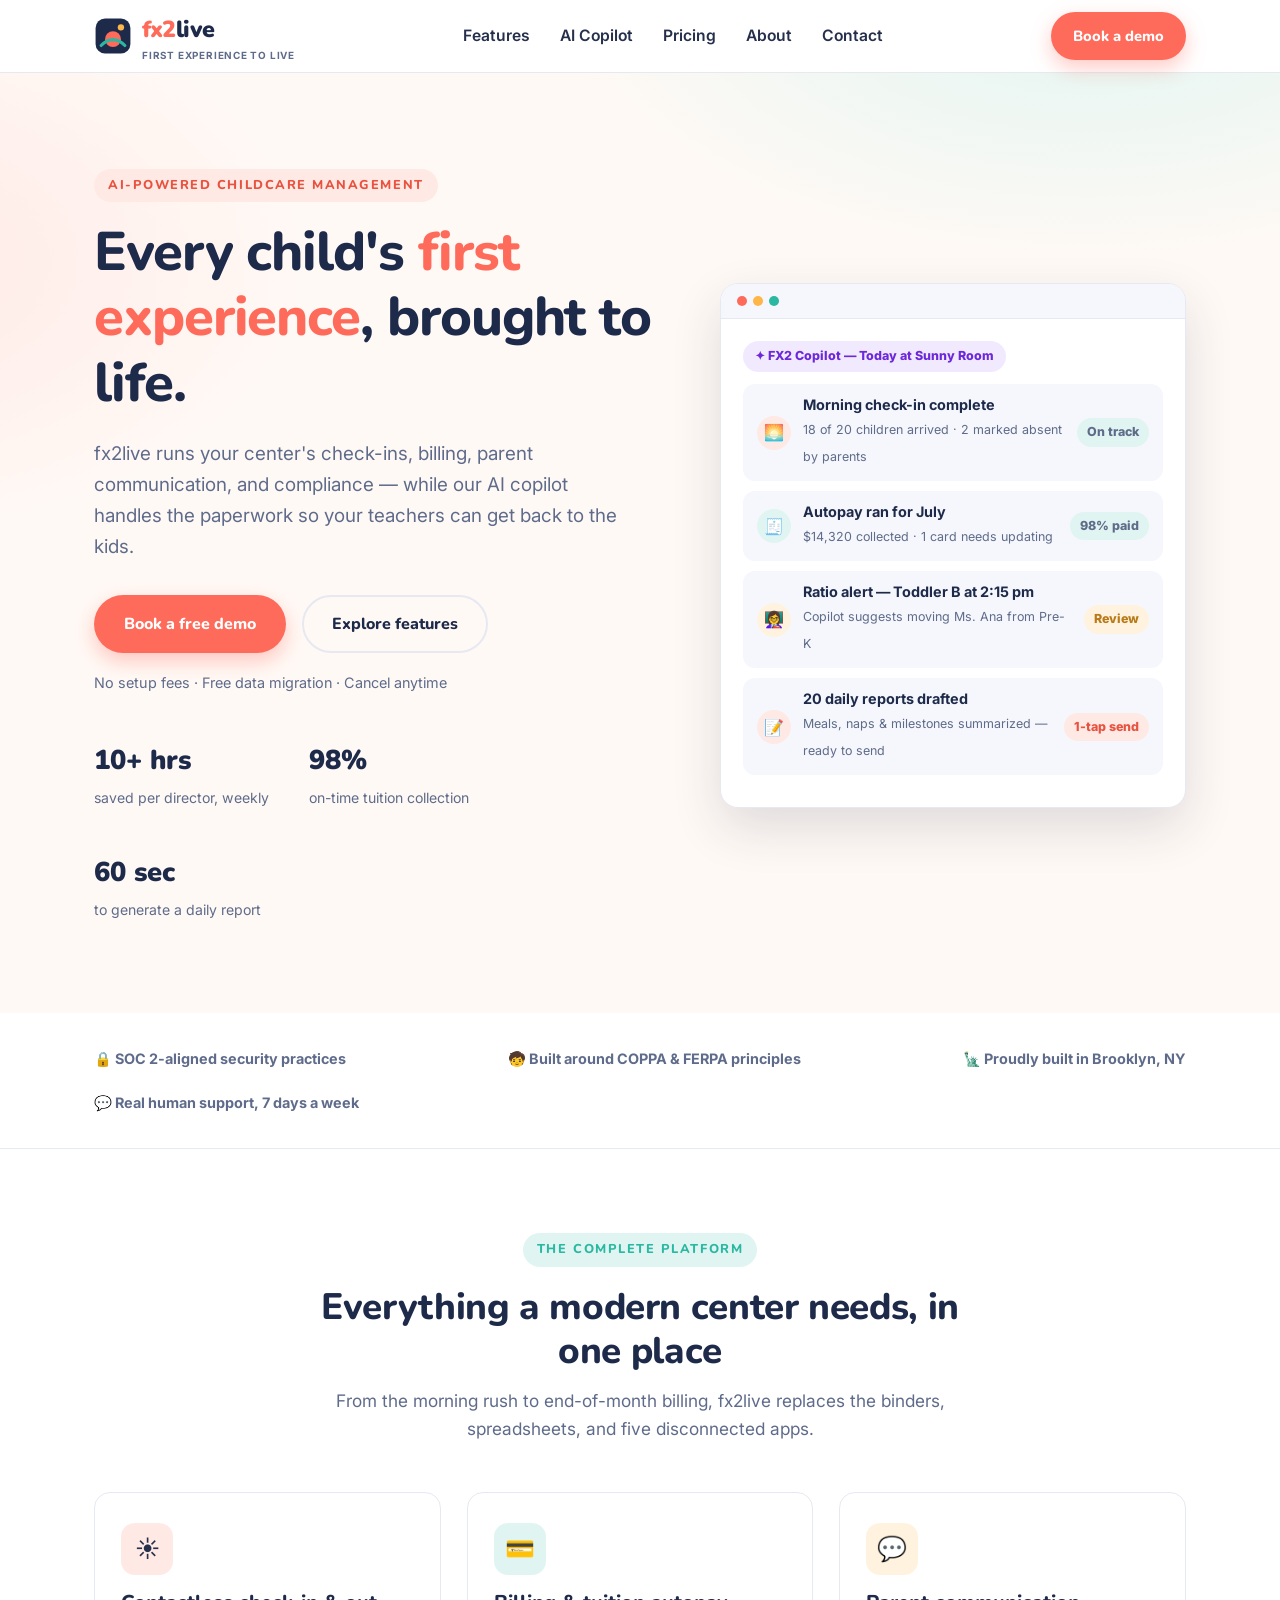
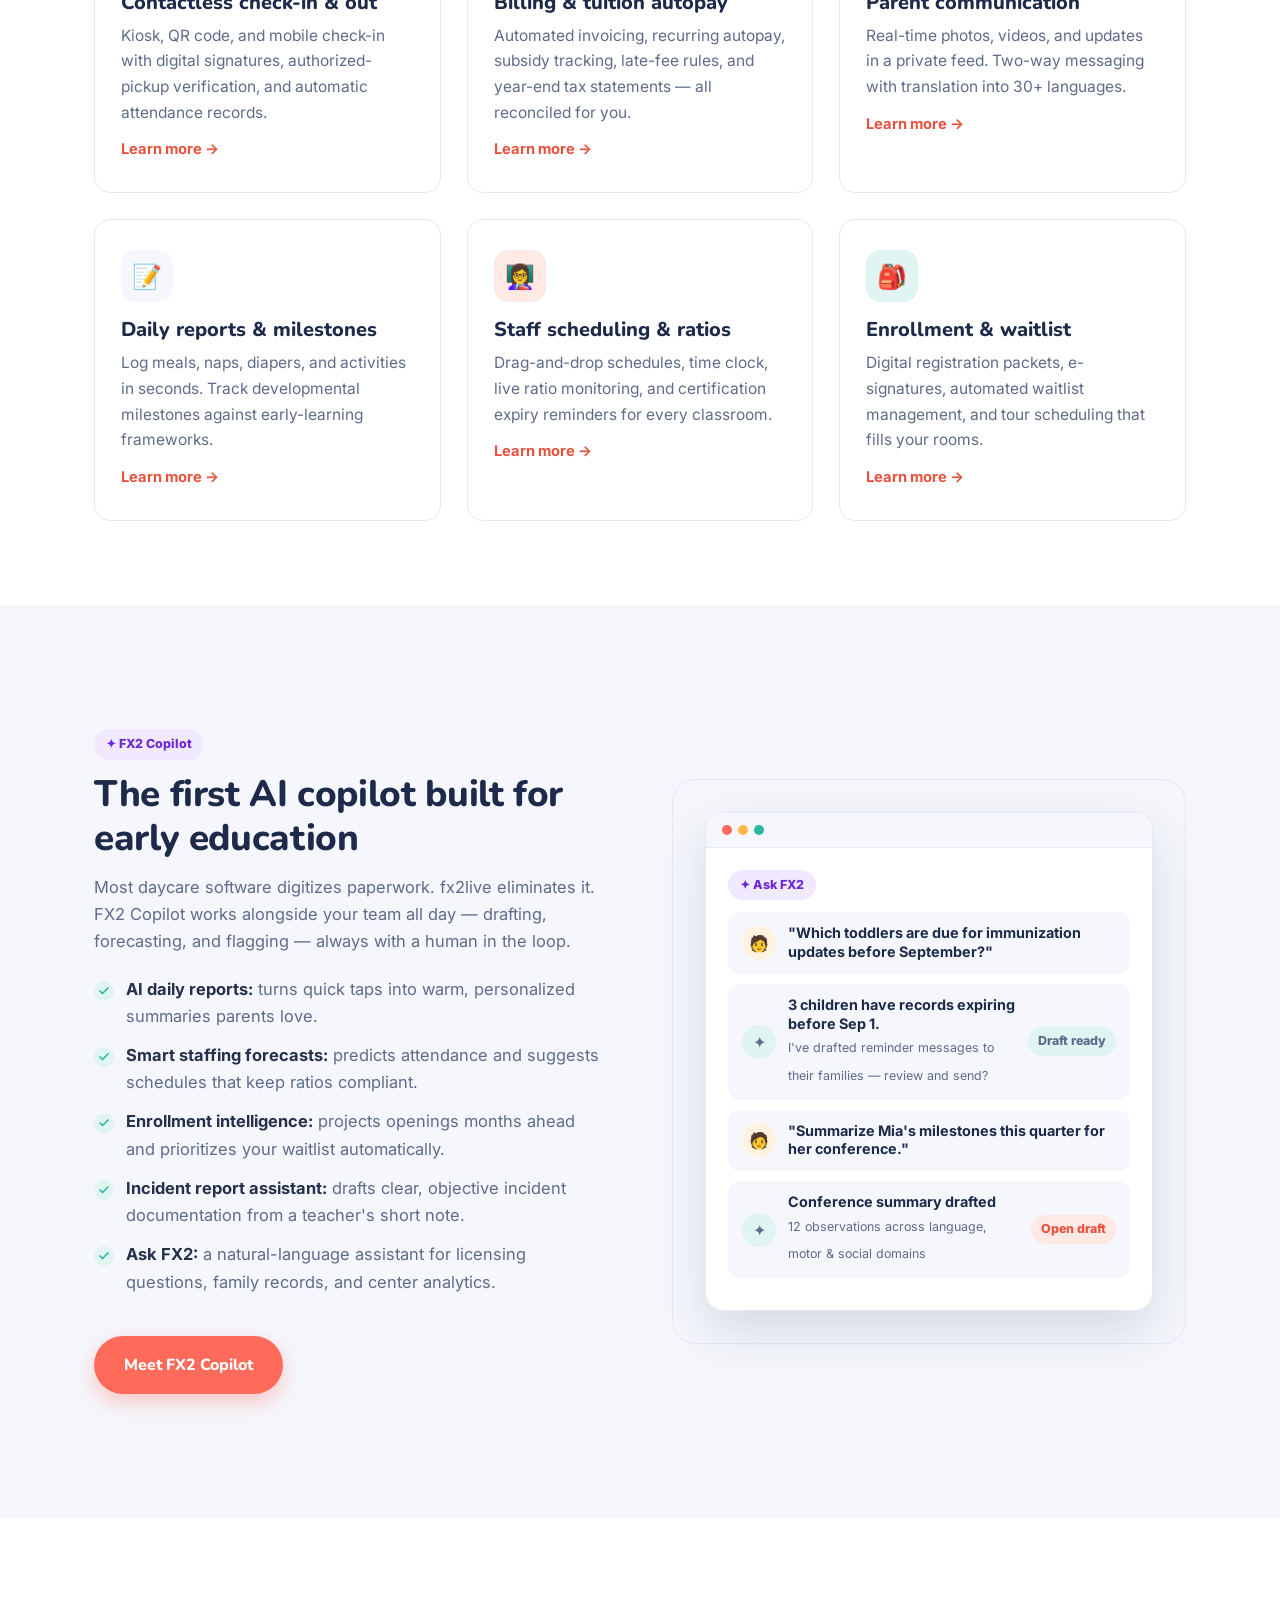
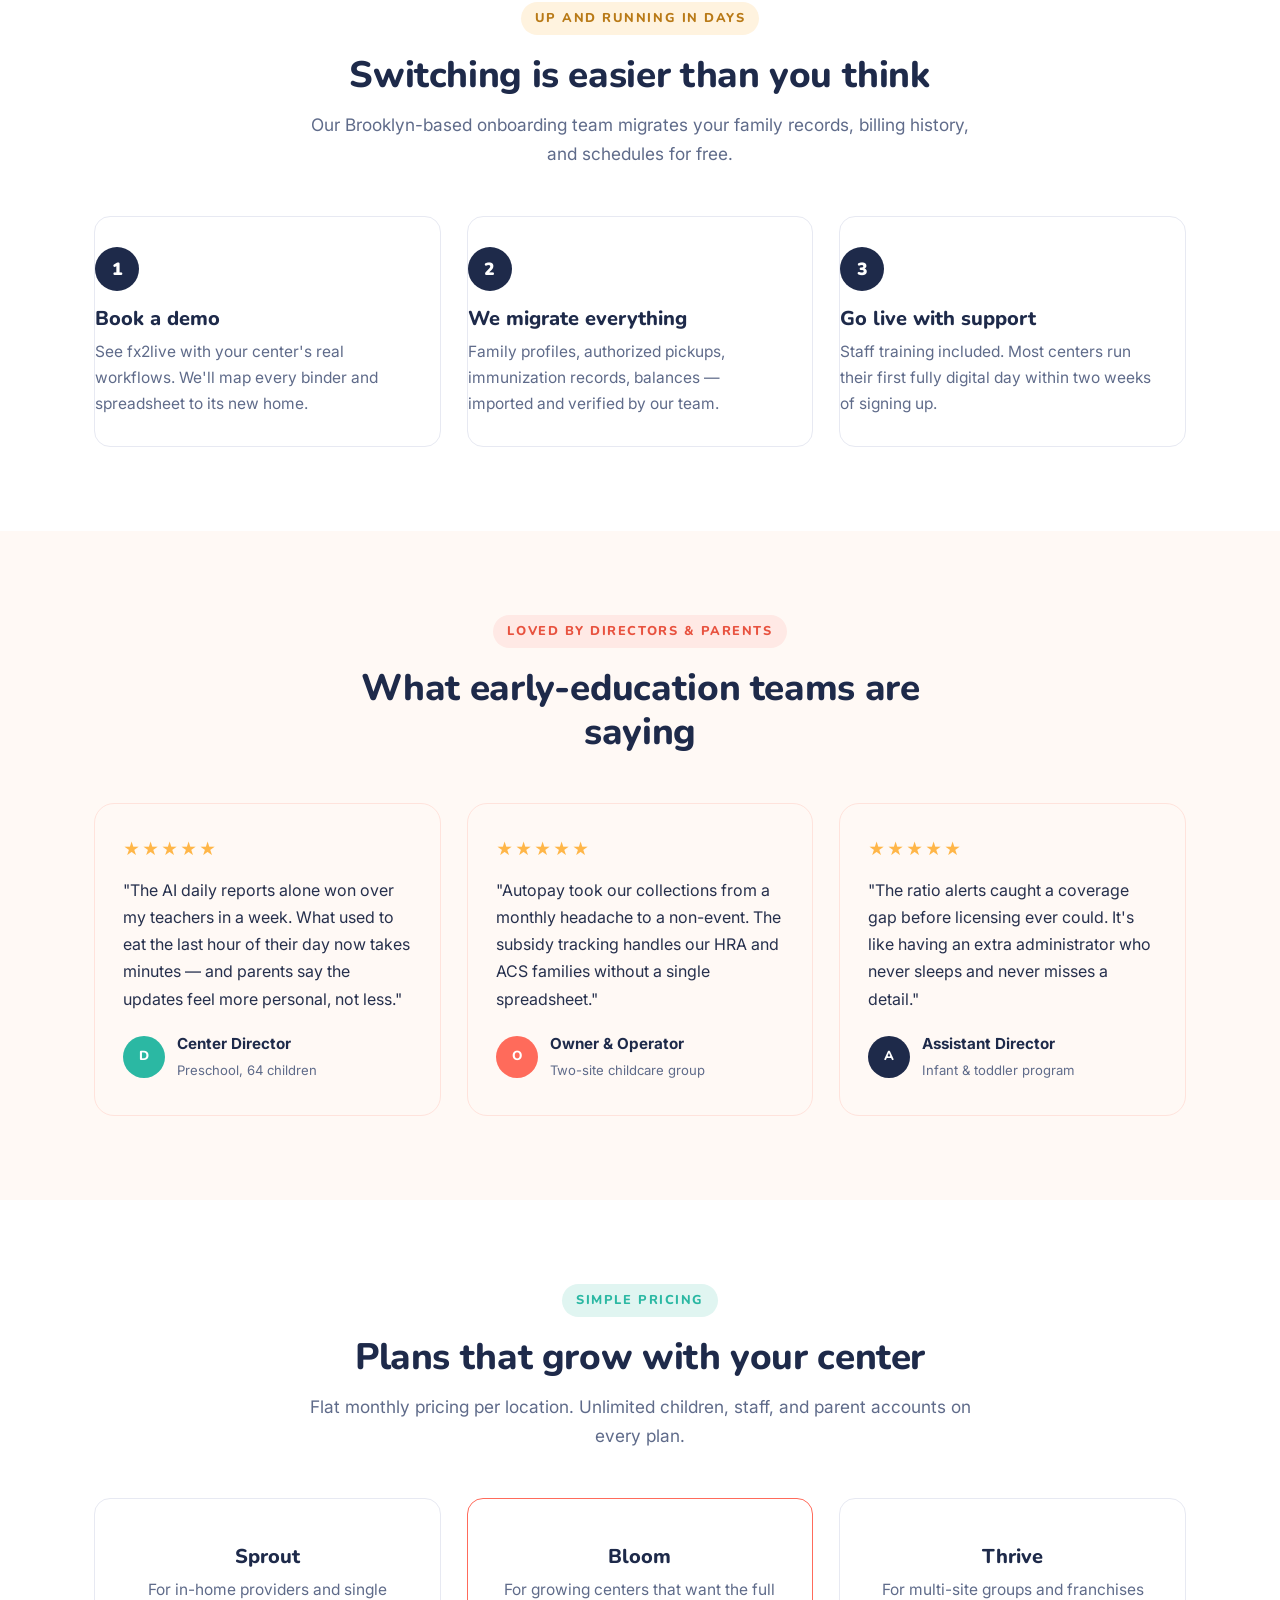
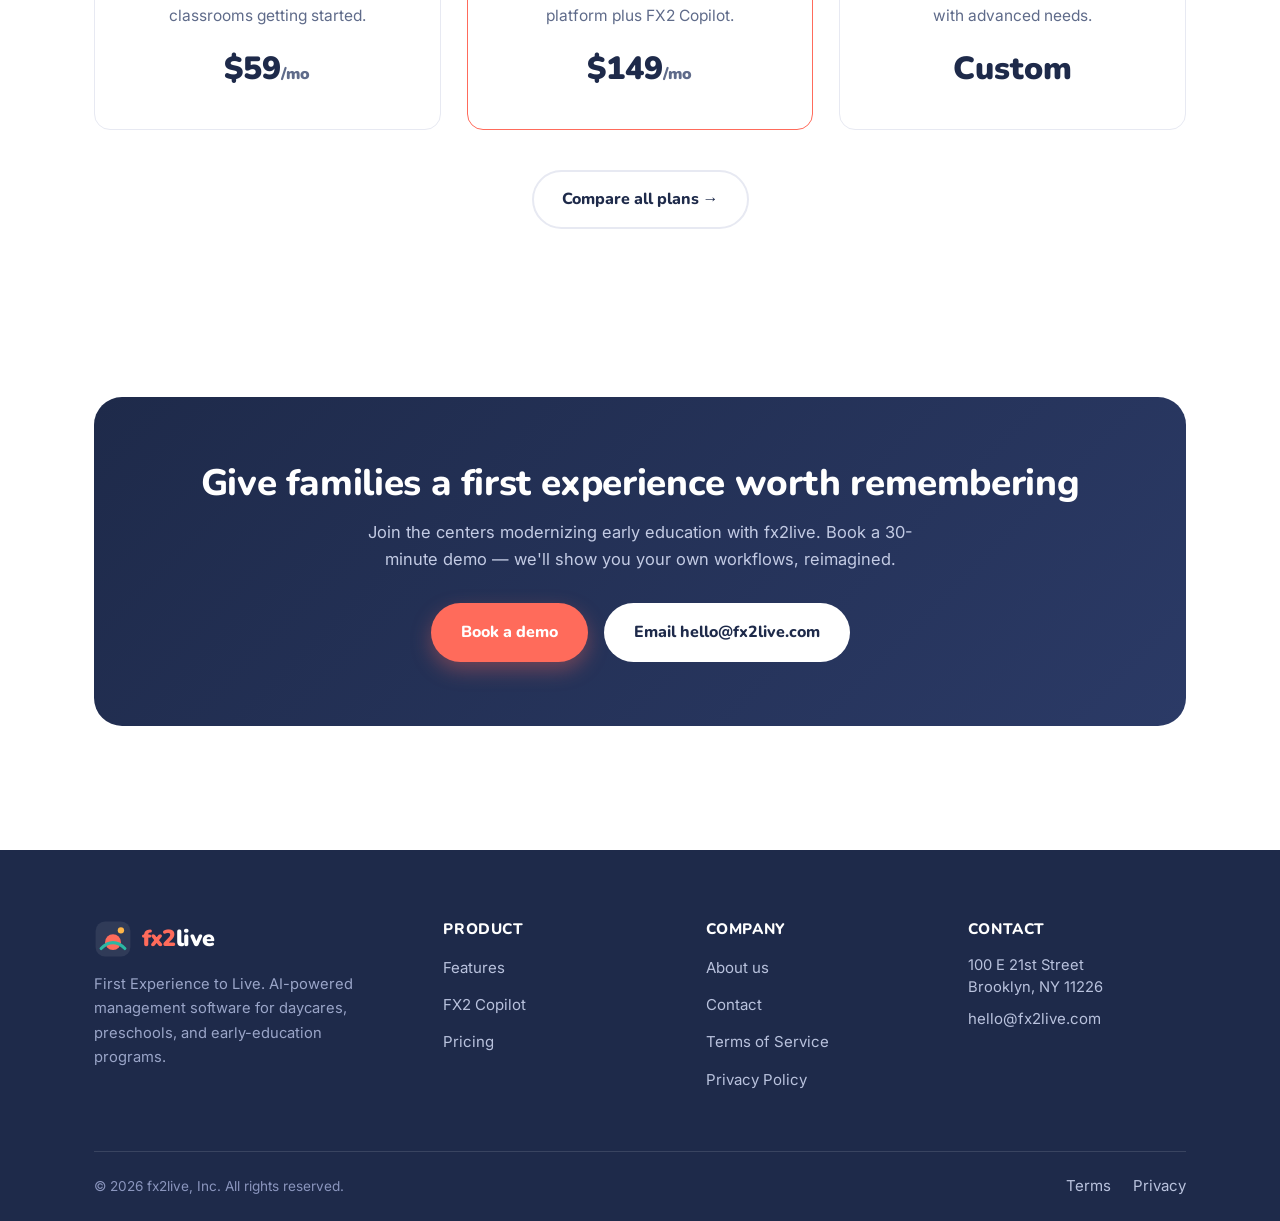
<file: index.html>
<!DOCTYPE html>
<html lang="en">
<head>
  <meta charset="UTF-8">
  <meta name="viewport" content="width=device-width, initial-scale=1.0">
  <title>fx2live — AI-Powered Daycare &amp; Childcare Management Software</title>
  <meta name="description" content="fx2live is the AI-powered childcare management platform: contactless check-in, automated billing, parent messaging, daily reports, staff scheduling, and an AI copilot built for early education.">
  <link rel="icon" href="data:image/svg+xml,%3Csvg xmlns='http://www.w3.org/2000/svg' viewBox='0 0 48 48'%3E%3Crect x='2' y='2' width='44' height='44' rx='12' fill='%231e2a4a'/%3E%3Ccircle cx='24' cy='28' r='10' fill='%23ff6b5b'/%3E%3Cpath d='M9 36 Q24 21 39 36' stroke='%232bb8a3' stroke-width='4' fill='none' stroke-linecap='round'/%3E%3Ccircle cx='34' cy='13' r='4' fill='%23ffb648'/%3E%3C/svg%3E">
  <link rel="preconnect" href="https://fonts.googleapis.com">
  <link rel="preconnect" href="https://fonts.gstatic.com" crossorigin>
  <link href="https://fonts.googleapis.com/css2?family=Inter:wght@400;600;700&family=Nunito:wght@700;800;900&display=swap" rel="stylesheet">
  <link rel="stylesheet" href="css/styles.css">
</head>
<body>

  <header class="site-header">
    <div class="container nav">
      <a class="logo" href="index.html" aria-label="fx2live home">
        <svg class="logo-mark" viewBox="0 0 48 48" xmlns="http://www.w3.org/2000/svg" aria-hidden="true">
          <rect x="2" y="2" width="44" height="44" rx="12" fill="#1e2a4a"/>
          <circle cx="24" cy="28" r="10" fill="#ff6b5b"/>
          <path d="M9 36 Q24 21 39 36" stroke="#2bb8a3" stroke-width="4" fill="none" stroke-linecap="round"/>
          <circle cx="34" cy="13" r="4" fill="#ffb648"/>
        </svg>
        <span>
          <span class="logo-text"><span class="fx">fx2</span>live</span>
          <span class="logo-tag">First Experience to Live</span>
        </span>
      </a>
      <ul class="nav-links">
        <li><a href="features.html">Features</a></li>
        <li><a href="ai.html">AI Copilot</a></li>
        <li><a href="pricing.html">Pricing</a></li>
        <li><a href="about.html">About</a></li>
        <li><a href="contact.html">Contact</a></li>
      </ul>
      <div class="nav-cta">
        <a class="btn btn-primary btn-sm" href="contact.html">Book a demo</a>
        <button class="nav-toggle" aria-label="Toggle menu"><span></span><span></span><span></span></button>
      </div>
    </div>
  </header>

  <!-- ================= HERO ================= -->
  <section class="hero">
    <div class="container hero-grid">
      <div>
        <span class="eyebrow coral">AI-powered childcare management</span>
        <h1>Every child's <span class="accent">first experience</span>, brought to life.</h1>
        <p class="lede">fx2live runs your center's check-ins, billing, parent communication, and compliance — while our AI copilot handles the paperwork so your teachers can get back to the kids.</p>
        <div class="hero-actions">
          <a class="btn btn-primary" href="contact.html">Book a free demo</a>
          <a class="btn btn-outline" href="features.html">Explore features</a>
        </div>
        <p class="hero-note">No setup fees · Free data migration · Cancel anytime</p>
        <div class="hero-stats">
          <div class="stat"><b>10+ hrs</b><span>saved per director, weekly</span></div>
          <div class="stat"><b>98%</b><span>on-time tuition collection</span></div>
          <div class="stat"><b>60 sec</b><span>to generate a daily report</span></div>
        </div>
      </div>
      <div class="hero-visual">
        <div class="mock">
          <div class="mock-bar"><i></i><i></i><i></i></div>
          <div class="mock-body">
            <span class="ai-chip">✦ FX2 Copilot — Today at Sunny Room</span>
            <div class="mock-row">
              <span class="dot">🌅</span>
              <div><b>Morning check-in complete</b><span>18 of 20 children arrived · 2 marked absent by parents</span></div>
              <span class="mock-pill">On track</span>
            </div>
            <div class="mock-row">
              <span class="dot t">🧾</span>
              <div><b>Autopay ran for July</b><span>$14,320 collected · 1 card needs updating</span></div>
              <span class="mock-pill">98% paid</span>
            </div>
            <div class="mock-row">
              <span class="dot g">👩‍🏫</span>
              <div><b>Ratio alert — Toddler B at 2:15 pm</b><span>Copilot suggests moving Ms. Ana from Pre-K</span></div>
              <span class="mock-pill warn">Review</span>
            </div>
            <div class="mock-row">
              <span class="dot">📝</span>
              <div><b>20 daily reports drafted</b><span>Meals, naps &amp; milestones summarized — ready to send</span></div>
              <span class="mock-pill coral">1-tap send</span>
            </div>
          </div>
        </div>
      </div>
    </div>
  </section>

  <!-- ================= TRUST BAR ================= -->
  <div class="trust">
    <div class="container">
      <span>🔒 SOC 2-aligned security practices</span>
      <span>🧒 Built around COPPA &amp; FERPA principles</span>
      <span>🗽 Proudly built in Brooklyn, NY</span>
      <span>💬 Real human support, 7 days a week</span>
    </div>
  </div>

  <!-- ================= FEATURES OVERVIEW ================= -->
  <section>
    <div class="container">
      <div class="section-head center">
        <span class="eyebrow">The complete platform</span>
        <h2>Everything a modern center needs, in one place</h2>
        <p>From the morning rush to end-of-month billing, fx2live replaces the binders, spreadsheets, and five disconnected apps.</p>
      </div>
      <div class="grid-3">
        <div class="card">
          <div class="icon">☀️</div>
          <h3>Contactless check-in &amp; out</h3>
          <p>Kiosk, QR code, and mobile check-in with digital signatures, authorized-pickup verification, and automatic attendance records.</p>
          <a class="learn" href="features.html#attendance">Learn more →</a>
        </div>
        <div class="card">
          <div class="icon teal">💳</div>
          <h3>Billing &amp; tuition autopay</h3>
          <p>Automated invoicing, recurring autopay, subsidy tracking, late-fee rules, and year-end tax statements — all reconciled for you.</p>
          <a class="learn" href="features.html#billing">Learn more →</a>
        </div>
        <div class="card">
          <div class="icon gold">💬</div>
          <h3>Parent communication</h3>
          <p>Real-time photos, videos, and updates in a private feed. Two-way messaging with translation into 30+ languages.</p>
          <a class="learn" href="features.html#communication">Learn more →</a>
        </div>
        <div class="card">
          <div class="icon cool">📝</div>
          <h3>Daily reports &amp; milestones</h3>
          <p>Log meals, naps, diapers, and activities in seconds. Track developmental milestones against early-learning frameworks.</p>
          <a class="learn" href="features.html#reports">Learn more →</a>
        </div>
        <div class="card">
          <div class="icon">👩‍🏫</div>
          <h3>Staff scheduling &amp; ratios</h3>
          <p>Drag-and-drop schedules, time clock, live ratio monitoring, and certification expiry reminders for every classroom.</p>
          <a class="learn" href="features.html#staff">Learn more →</a>
        </div>
        <div class="card">
          <div class="icon teal">🎒</div>
          <h3>Enrollment &amp; waitlist</h3>
          <p>Digital registration packets, e-signatures, automated waitlist management, and tour scheduling that fills your rooms.</p>
          <a class="learn" href="features.html#enrollment">Learn more →</a>
        </div>
      </div>
    </div>
  </section>

  <!-- ================= AI SECTION ================= -->
  <section class="bg-cool">
    <div class="container">
      <div class="split">
        <div>
          <span class="ai-chip">✦ FX2 Copilot</span>
          <h2>The first AI copilot built for early education</h2>
          <p>Most daycare software digitizes paperwork. fx2live eliminates it. FX2 Copilot works alongside your team all day — drafting, forecasting, and flagging — always with a human in the loop.</p>
          <ul>
            <li><b>AI daily reports:</b> turns quick taps into warm, personalized summaries parents love.</li>
            <li><b>Smart staffing forecasts:</b> predicts attendance and suggests schedules that keep ratios compliant.</li>
            <li><b>Enrollment intelligence:</b> projects openings months ahead and prioritizes your waitlist automatically.</li>
            <li><b>Incident report assistant:</b> drafts clear, objective incident documentation from a teacher's short note.</li>
            <li><b>Ask FX2:</b> a natural-language assistant for licensing questions, family records, and center analytics.</li>
          </ul>
          <div class="mt-40">
            <a class="btn btn-primary" href="ai.html">Meet FX2 Copilot</a>
          </div>
        </div>
        <div class="split-visual">
          <div class="mock">
            <div class="mock-bar"><i></i><i></i><i></i></div>
            <div class="mock-body">
              <span class="ai-chip">✦ Ask FX2</span>
              <div class="mock-row">
                <span class="dot g">🧑</span>
                <div><b>"Which toddlers are due for immunization updates before September?"</b></div>
              </div>
              <div class="mock-row">
                <span class="dot t">✦</span>
                <div><b>3 children have records expiring before Sep 1.</b><span>I've drafted reminder messages to their families — review and send?</span></div>
                <span class="mock-pill">Draft ready</span>
              </div>
              <div class="mock-row">
                <span class="dot g">🧑</span>
                <div><b>"Summarize Mia's milestones this quarter for her conference."</b></div>
              </div>
              <div class="mock-row">
                <span class="dot t">✦</span>
                <div><b>Conference summary drafted</b><span>12 observations across language, motor &amp; social domains</span></div>
                <span class="mock-pill coral">Open draft</span>
              </div>
            </div>
          </div>
        </div>
      </div>
    </div>
  </section>

  <!-- ================= HOW IT WORKS ================= -->
  <section>
    <div class="container">
      <div class="section-head center">
        <span class="eyebrow gold">Up and running in days</span>
        <h2>Switching is easier than you think</h2>
        <p>Our Brooklyn-based onboarding team migrates your family records, billing history, and schedules for free.</p>
      </div>
      <div class="grid-3 steps">
        <div class="card step">
          <div class="num">1</div>
          <h3 class="mt-0">Book a demo</h3>
          <p>See fx2live with your center's real workflows. We'll map every binder and spreadsheet to its new home.</p>
        </div>
        <div class="card step">
          <div class="num">2</div>
          <h3 class="mt-0">We migrate everything</h3>
          <p>Family profiles, authorized pickups, immunization records, balances — imported and verified by our team.</p>
        </div>
        <div class="card step">
          <div class="num">3</div>
          <h3 class="mt-0">Go live with support</h3>
          <p>Staff training included. Most centers run their first fully digital day within two weeks of signing up.</p>
        </div>
      </div>
    </div>
  </section>

  <!-- ================= TESTIMONIALS ================= -->
  <!-- NOTE: Placeholder testimonials — replace with real customer quotes before launch. -->
  <section class="bg-warm">
    <div class="container">
      <div class="section-head center">
        <span class="eyebrow coral">Loved by directors &amp; parents</span>
        <h2>What early-education teams are saying</h2>
      </div>
      <div class="grid-3">
        <div class="quote-card">
          <div class="stars">★★★★★</div>
          <blockquote>"The AI daily reports alone won over my teachers in a week. What used to eat the last hour of their day now takes minutes — and parents say the updates feel more personal, not less."</blockquote>
          <div class="who">
            <span class="avatar">D</span>
            <div><b>Center Director</b><span>Preschool, 64 children</span></div>
          </div>
        </div>
        <div class="quote-card">
          <div class="stars">★★★★★</div>
          <blockquote>"Autopay took our collections from a monthly headache to a non-event. The subsidy tracking handles our HRA and ACS families without a single spreadsheet."</blockquote>
          <div class="who">
            <span class="avatar c">O</span>
            <div><b>Owner &amp; Operator</b><span>Two-site childcare group</span></div>
          </div>
        </div>
        <div class="quote-card">
          <div class="stars">★★★★★</div>
          <blockquote>"The ratio alerts caught a coverage gap before licensing ever could. It's like having an extra administrator who never sleeps and never misses a detail."</blockquote>
          <div class="who">
            <span class="avatar n">A</span>
            <div><b>Assistant Director</b><span>Infant &amp; toddler program</span></div>
          </div>
        </div>
      </div>
    </div>
  </section>

  <!-- ================= PRICING TEASER ================= -->
  <section>
    <div class="container">
      <div class="section-head center">
        <span class="eyebrow">Simple pricing</span>
        <h2>Plans that grow with your center</h2>
        <p>Flat monthly pricing per location. Unlimited children, staff, and parent accounts on every plan.</p>
      </div>
      <div class="grid-3">
        <div class="card center">
          <h3>Sprout</h3>
          <p>For in-home providers and single classrooms getting started.</p>
          <p style="font-family:'Nunito',sans-serif;font-size:2rem;font-weight:900;color:var(--navy);margin:14px 0 4px;">$59<small style="font-size:1rem;color:var(--muted);">/mo</small></p>
        </div>
        <div class="card center" style="border-color:var(--coral);">
          <h3>Bloom</h3>
          <p>For growing centers that want the full platform plus FX2 Copilot.</p>
          <p style="font-family:'Nunito',sans-serif;font-size:2rem;font-weight:900;color:var(--navy);margin:14px 0 4px;">$149<small style="font-size:1rem;color:var(--muted);">/mo</small></p>
        </div>
        <div class="card center">
          <h3>Thrive</h3>
          <p>For multi-site groups and franchises with advanced needs.</p>
          <p style="font-family:'Nunito',sans-serif;font-size:2rem;font-weight:900;color:var(--navy);margin:14px 0 4px;">Custom</p>
        </div>
      </div>
      <p class="center mt-40"><a class="btn btn-outline" href="pricing.html">Compare all plans →</a></p>
    </div>
  </section>

  <!-- ================= CTA BAND ================= -->
  <section>
    <div class="container">
      <div class="band">
        <h2>Give families a first experience worth remembering</h2>
        <p>Join the centers modernizing early education with fx2live. Book a 30-minute demo — we'll show you your own workflows, reimagined.</p>
        <div class="band-actions">
          <a class="btn btn-primary" href="contact.html">Book a demo</a>
          <a class="btn btn-light" href="mailto:hello@fx2live.com">Email hello@fx2live.com</a>
        </div>
      </div>
    </div>
  </section>

  <!-- ================= FOOTER ================= -->
  <footer class="site-footer">
    <div class="container">
      <div class="footer-grid">
        <div class="footer-about">
          <a class="logo" href="index.html">
            <svg class="logo-mark" viewBox="0 0 48 48" xmlns="http://www.w3.org/2000/svg" aria-hidden="true">
              <rect x="2" y="2" width="44" height="44" rx="12" fill="#ffffff" opacity="0.08"/>
              <circle cx="24" cy="28" r="10" fill="#ff6b5b"/>
              <path d="M9 36 Q24 21 39 36" stroke="#2bb8a3" stroke-width="4" fill="none" stroke-linecap="round"/>
              <circle cx="34" cy="13" r="4" fill="#ffb648"/>
            </svg>
            <span><span class="logo-text"><span class="fx">fx2</span>live</span></span>
          </a>
          <p>First Experience to Live. AI-powered management software for daycares, preschools, and early-education programs.</p>
        </div>
        <div>
          <h4>Product</h4>
          <ul>
            <li><a href="features.html">Features</a></li>
            <li><a href="ai.html">FX2 Copilot</a></li>
            <li><a href="pricing.html">Pricing</a></li>
          </ul>
        </div>
        <div>
          <h4>Company</h4>
          <ul>
            <li><a href="about.html">About us</a></li>
            <li><a href="contact.html">Contact</a></li>
            <li><a href="terms.html">Terms of Service</a></li>
            <li><a href="privacy.html">Privacy Policy</a></li>
          </ul>
        </div>
        <div>
          <h4>Contact</h4>
          <ul class="footer-contact">
            <li>100 E 21st Street<br>Brooklyn, NY 11226</li>
            <li><a href="mailto:hello@fx2live.com">hello@fx2live.com</a></li>
          </ul>
        </div>
      </div>
      <div class="footer-bottom">
        <span>© <span data-year>2026</span> fx2live, Inc. All rights reserved.</span>
        <div class="legal-links">
          <a href="terms.html">Terms</a>
          <a href="privacy.html">Privacy</a>
        </div>
      </div>
    </div>
  </footer>

  <script src="js/main.js"></script>
</body>
</html>
</file>
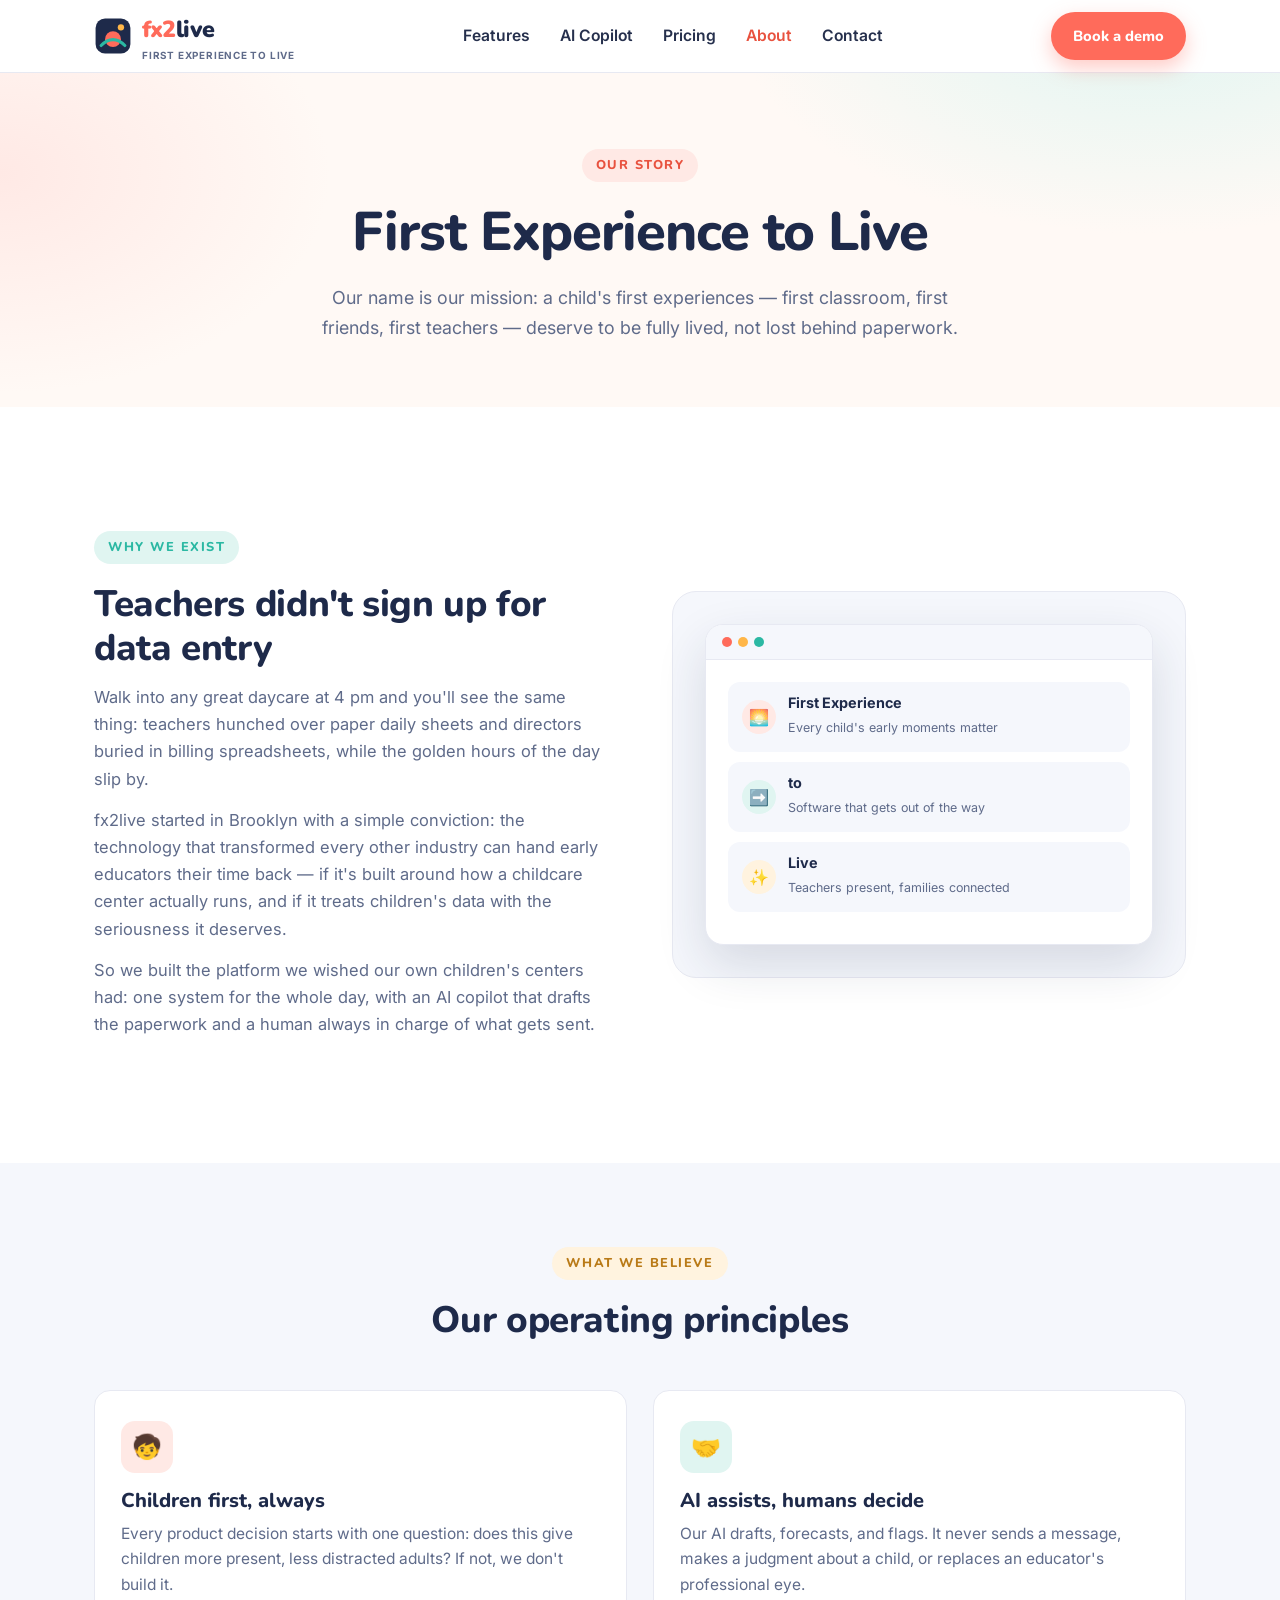
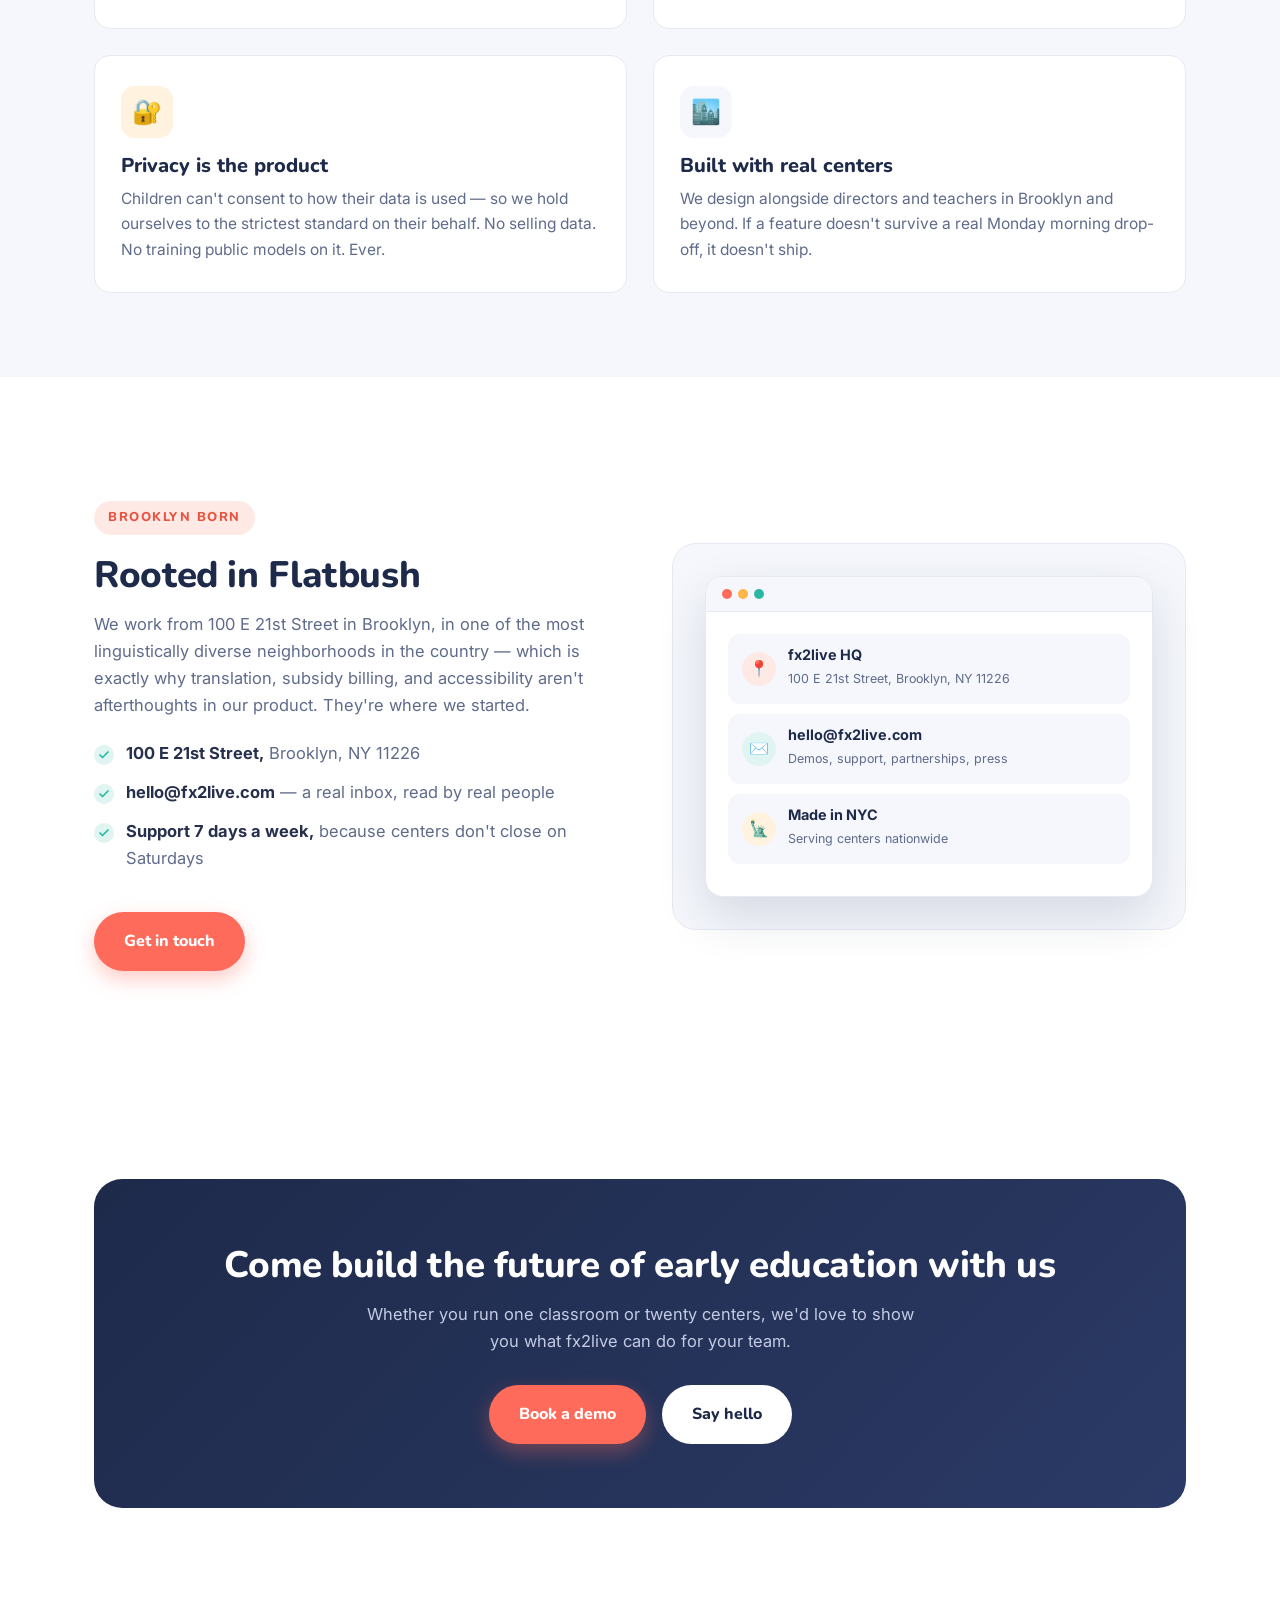
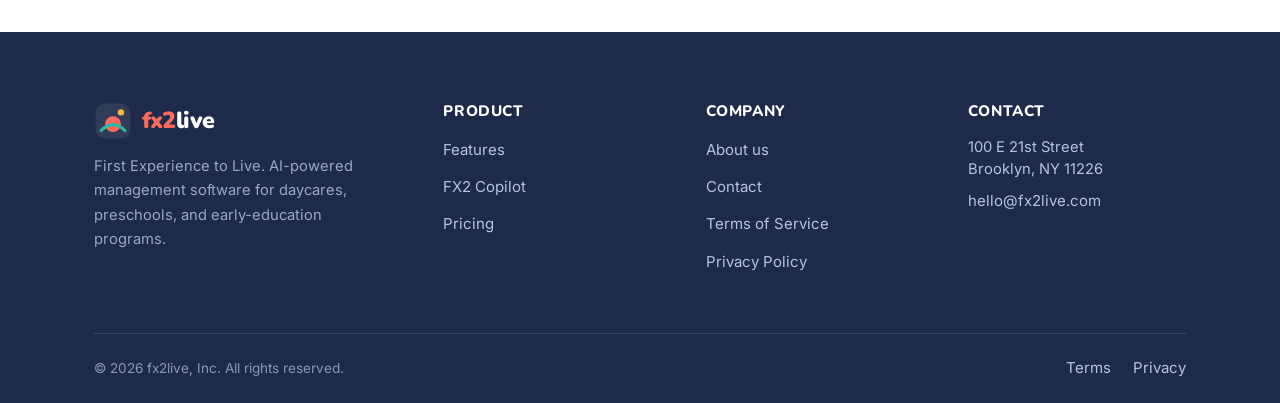
<file: about.html>
<!DOCTYPE html>
<html lang="en">
<head>
  <meta charset="UTF-8">
  <meta name="viewport" content="width=device-width, initial-scale=1.0">
  <title>About — fx2live | First Experience to Live</title>
  <meta name="description" content="fx2live is a Brooklyn-based company building AI-powered management software for daycares, preschools, and early-education programs.">
  <link rel="icon" href="data:image/svg+xml,%3Csvg xmlns='http://www.w3.org/2000/svg' viewBox='0 0 48 48'%3E%3Crect x='2' y='2' width='44' height='44' rx='12' fill='%231e2a4a'/%3E%3Ccircle cx='24' cy='28' r='10' fill='%23ff6b5b'/%3E%3Cpath d='M9 36 Q24 21 39 36' stroke='%232bb8a3' stroke-width='4' fill='none' stroke-linecap='round'/%3E%3Ccircle cx='34' cy='13' r='4' fill='%23ffb648'/%3E%3C/svg%3E">
  <link rel="preconnect" href="https://fonts.googleapis.com">
  <link rel="preconnect" href="https://fonts.gstatic.com" crossorigin>
  <link href="https://fonts.googleapis.com/css2?family=Inter:wght@400;600;700&family=Nunito:wght@700;800;900&display=swap" rel="stylesheet">
  <link rel="stylesheet" href="css/styles.css">
</head>
<body>

  <header class="site-header">
    <div class="container nav">
      <a class="logo" href="index.html" aria-label="fx2live home">
        <svg class="logo-mark" viewBox="0 0 48 48" xmlns="http://www.w3.org/2000/svg" aria-hidden="true">
          <rect x="2" y="2" width="44" height="44" rx="12" fill="#1e2a4a"/>
          <circle cx="24" cy="28" r="10" fill="#ff6b5b"/>
          <path d="M9 36 Q24 21 39 36" stroke="#2bb8a3" stroke-width="4" fill="none" stroke-linecap="round"/>
          <circle cx="34" cy="13" r="4" fill="#ffb648"/>
        </svg>
        <span>
          <span class="logo-text"><span class="fx">fx2</span>live</span>
          <span class="logo-tag">First Experience to Live</span>
        </span>
      </a>
      <ul class="nav-links">
        <li><a href="features.html">Features</a></li>
        <li><a href="ai.html">AI Copilot</a></li>
        <li><a href="pricing.html">Pricing</a></li>
        <li><a href="about.html" class="active">About</a></li>
        <li><a href="contact.html">Contact</a></li>
      </ul>
      <div class="nav-cta">
        <a class="btn btn-primary btn-sm" href="contact.html">Book a demo</a>
        <button class="nav-toggle" aria-label="Toggle menu"><span></span><span></span><span></span></button>
      </div>
    </div>
  </header>

  <section class="page-hero">
    <div class="container">
      <span class="eyebrow coral">Our story</span>
      <h1>First Experience to Live</h1>
      <p>Our name is our mission: a child's first experiences — first classroom, first friends, first teachers — deserve to be fully lived, not lost behind paperwork.</p>
    </div>
  </section>

  <section>
    <div class="container">
      <div class="split">
        <div>
          <span class="eyebrow">Why we exist</span>
          <h2>Teachers didn't sign up for data entry</h2>
          <p>Walk into any great daycare at 4 pm and you'll see the same thing: teachers hunched over paper daily sheets and directors buried in billing spreadsheets, while the golden hours of the day slip by.</p>
          <p style="margin-top:14px;">fx2live started in Brooklyn with a simple conviction: the technology that transformed every other industry can hand early educators their time back — if it's built around how a childcare center actually runs, and if it treats children's data with the seriousness it deserves.</p>
          <p style="margin-top:14px;">So we built the platform we wished our own children's centers had: one system for the whole day, with an AI copilot that drafts the paperwork and a human always in charge of what gets sent.</p>
        </div>
        <div class="split-visual">
          <div class="mock">
            <div class="mock-bar"><i></i><i></i><i></i></div>
            <div class="mock-body">
              <div class="mock-row"><span class="dot">🌅</span><div><b>First Experience</b><span>Every child's early moments matter</span></div></div>
              <div class="mock-row"><span class="dot t">➡️</span><div><b>to</b><span>Software that gets out of the way</span></div></div>
              <div class="mock-row"><span class="dot g">✨</span><div><b>Live</b><span>Teachers present, families connected</span></div></div>
            </div>
          </div>
        </div>
      </div>
    </div>
  </section>

  <section class="bg-cool">
    <div class="container">
      <div class="section-head center">
        <span class="eyebrow gold">What we believe</span>
        <h2>Our operating principles</h2>
      </div>
      <div class="grid-2">
        <div class="card">
          <div class="icon">🧒</div>
          <h3>Children first, always</h3>
          <p>Every product decision starts with one question: does this give children more present, less distracted adults? If not, we don't build it.</p>
        </div>
        <div class="card">
          <div class="icon teal">🤝</div>
          <h3>AI assists, humans decide</h3>
          <p>Our AI drafts, forecasts, and flags. It never sends a message, makes a judgment about a child, or replaces an educator's professional eye.</p>
        </div>
        <div class="card">
          <div class="icon gold">🔐</div>
          <h3>Privacy is the product</h3>
          <p>Children can't consent to how their data is used — so we hold ourselves to the strictest standard on their behalf. No selling data. No training public models on it. Ever.</p>
        </div>
        <div class="card">
          <div class="icon cool">🏙️</div>
          <h3>Built with real centers</h3>
          <p>We design alongside directors and teachers in Brooklyn and beyond. If a feature doesn't survive a real Monday morning drop-off, it doesn't ship.</p>
        </div>
      </div>
    </div>
  </section>

  <section>
    <div class="container">
      <div class="split">
        <div>
          <span class="eyebrow coral">Brooklyn born</span>
          <h2>Rooted in Flatbush</h2>
          <p>We work from 100 E 21st Street in Brooklyn, in one of the most linguistically diverse neighborhoods in the country — which is exactly why translation, subsidy billing, and accessibility aren't afterthoughts in our product. They're where we started.</p>
          <ul>
            <li><b>100 E 21st Street,</b> Brooklyn, NY 11226</li>
            <li><b>hello@fx2live.com</b> — a real inbox, read by real people</li>
            <li><b>Support 7 days a week,</b> because centers don't close on Saturdays</li>
          </ul>
          <div class="mt-40">
            <a class="btn btn-primary" href="contact.html">Get in touch</a>
          </div>
        </div>
        <div class="split-visual">
          <div class="mock">
            <div class="mock-bar"><i></i><i></i><i></i></div>
            <div class="mock-body">
              <div class="mock-row"><span class="dot">📍</span><div><b>fx2live HQ</b><span>100 E 21st Street, Brooklyn, NY 11226</span></div></div>
              <div class="mock-row"><span class="dot t">✉️</span><div><b>hello@fx2live.com</b><span>Demos, support, partnerships, press</span></div></div>
              <div class="mock-row"><span class="dot g">🗽</span><div><b>Made in NYC</b><span>Serving centers nationwide</span></div></div>
            </div>
          </div>
        </div>
      </div>
    </div>
  </section>

  <section>
    <div class="container">
      <div class="band">
        <h2>Come build the future of early education with us</h2>
        <p>Whether you run one classroom or twenty centers, we'd love to show you what fx2live can do for your team.</p>
        <div class="band-actions">
          <a class="btn btn-primary" href="contact.html">Book a demo</a>
          <a class="btn btn-light" href="mailto:hello@fx2live.com">Say hello</a>
        </div>
      </div>
    </div>
  </section>

  <footer class="site-footer">
    <div class="container">
      <div class="footer-grid">
        <div class="footer-about">
          <a class="logo" href="index.html">
            <svg class="logo-mark" viewBox="0 0 48 48" xmlns="http://www.w3.org/2000/svg" aria-hidden="true">
              <rect x="2" y="2" width="44" height="44" rx="12" fill="#ffffff" opacity="0.08"/>
              <circle cx="24" cy="28" r="10" fill="#ff6b5b"/>
              <path d="M9 36 Q24 21 39 36" stroke="#2bb8a3" stroke-width="4" fill="none" stroke-linecap="round"/>
              <circle cx="34" cy="13" r="4" fill="#ffb648"/>
            </svg>
            <span><span class="logo-text"><span class="fx">fx2</span>live</span></span>
          </a>
          <p>First Experience to Live. AI-powered management software for daycares, preschools, and early-education programs.</p>
        </div>
        <div>
          <h4>Product</h4>
          <ul>
            <li><a href="features.html">Features</a></li>
            <li><a href="ai.html">FX2 Copilot</a></li>
            <li><a href="pricing.html">Pricing</a></li>
          </ul>
        </div>
        <div>
          <h4>Company</h4>
          <ul>
            <li><a href="about.html">About us</a></li>
            <li><a href="contact.html">Contact</a></li>
            <li><a href="terms.html">Terms of Service</a></li>
            <li><a href="privacy.html">Privacy Policy</a></li>
          </ul>
        </div>
        <div>
          <h4>Contact</h4>
          <ul class="footer-contact">
            <li>100 E 21st Street<br>Brooklyn, NY 11226</li>
            <li><a href="mailto:hello@fx2live.com">hello@fx2live.com</a></li>
          </ul>
        </div>
      </div>
      <div class="footer-bottom">
        <span>© <span data-year>2026</span> fx2live, Inc. All rights reserved.</span>
        <div class="legal-links">
          <a href="terms.html">Terms</a>
          <a href="privacy.html">Privacy</a>
        </div>
      </div>
    </div>
  </footer>

  <script src="js/main.js"></script>
</body>
</html>
</file>
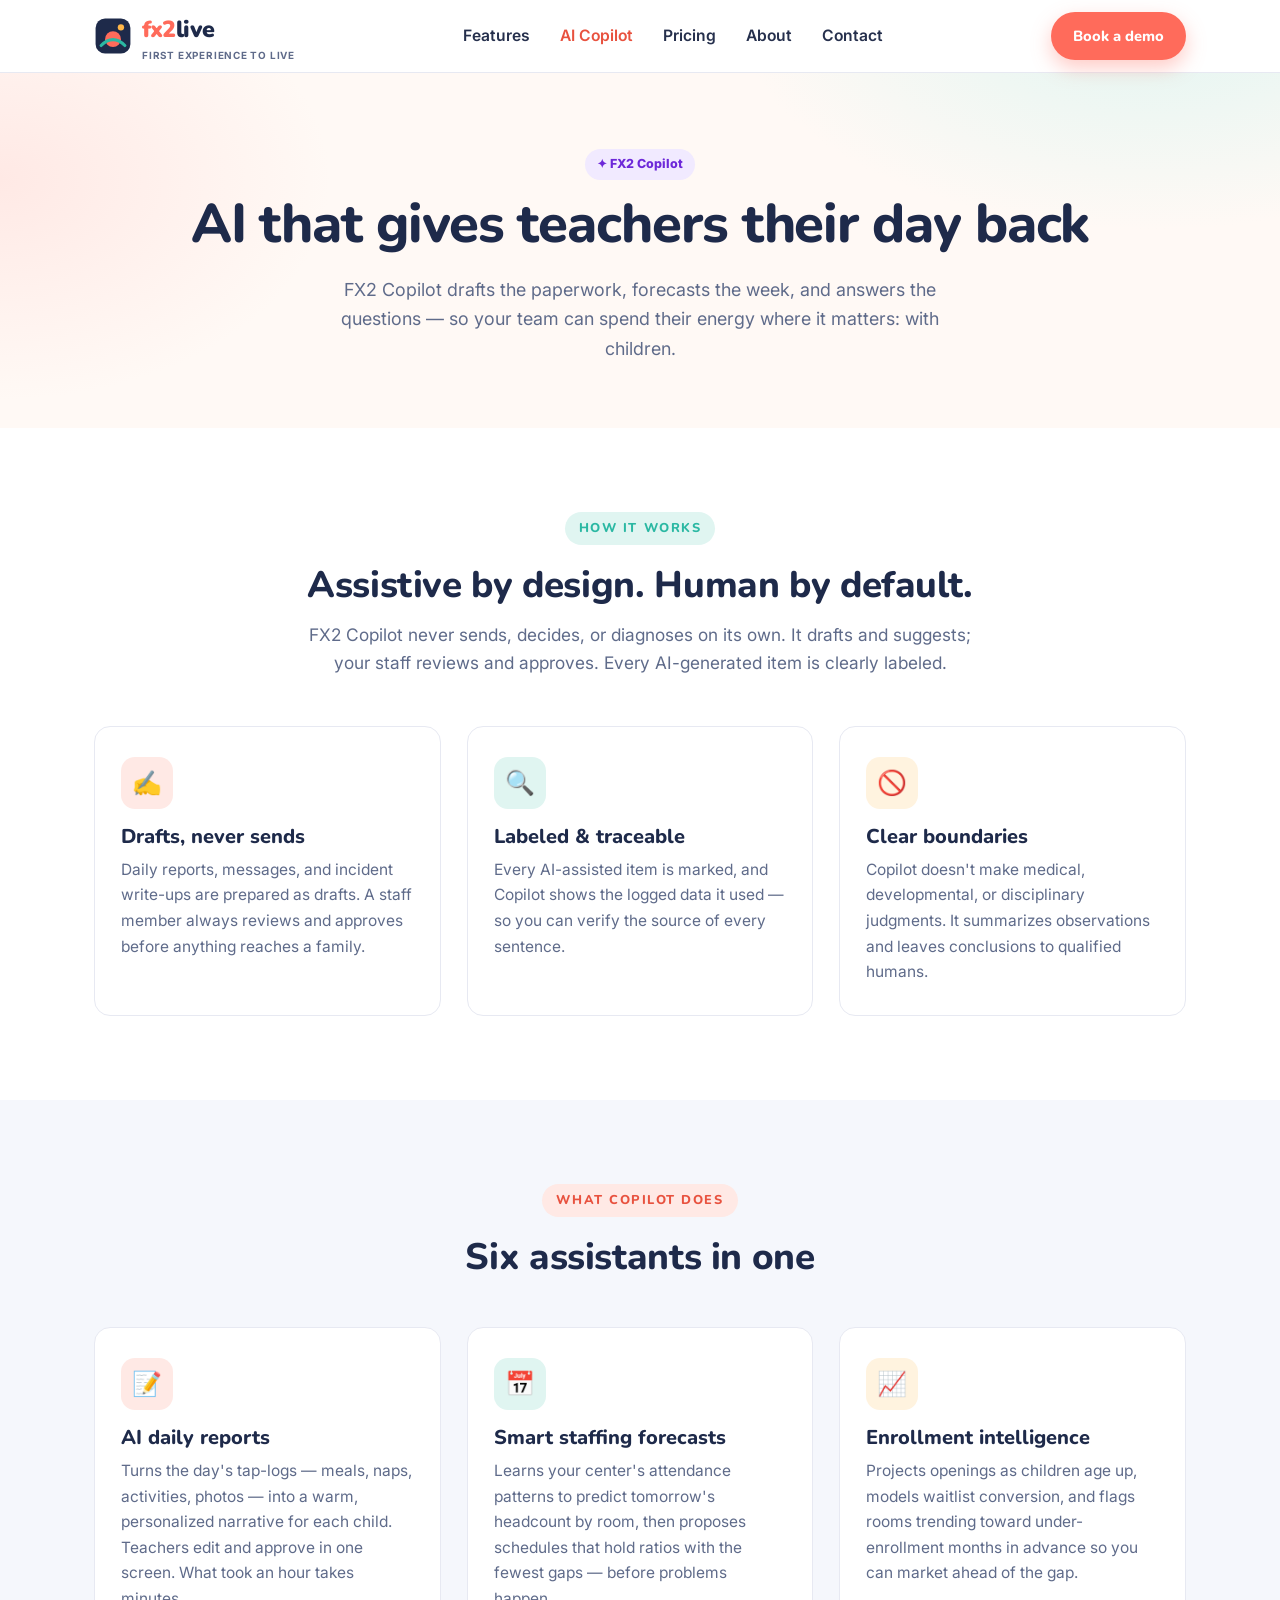
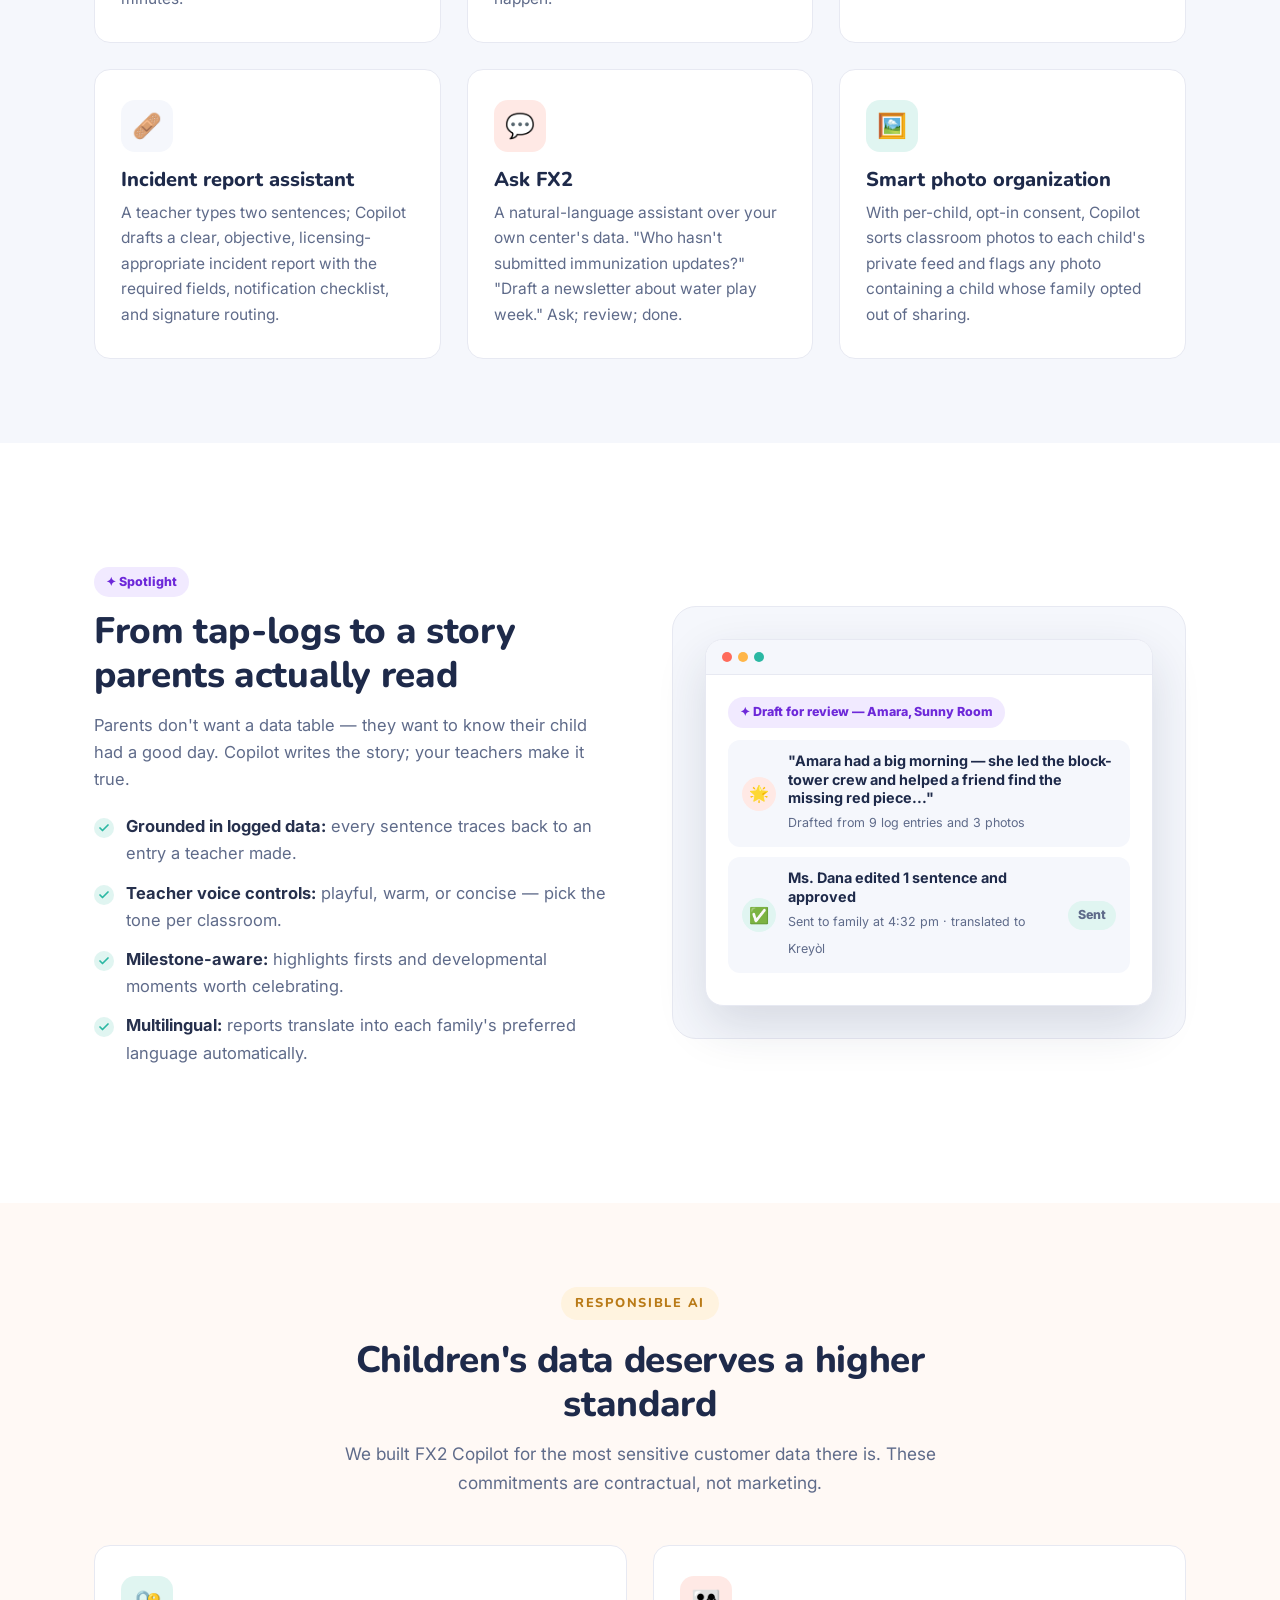
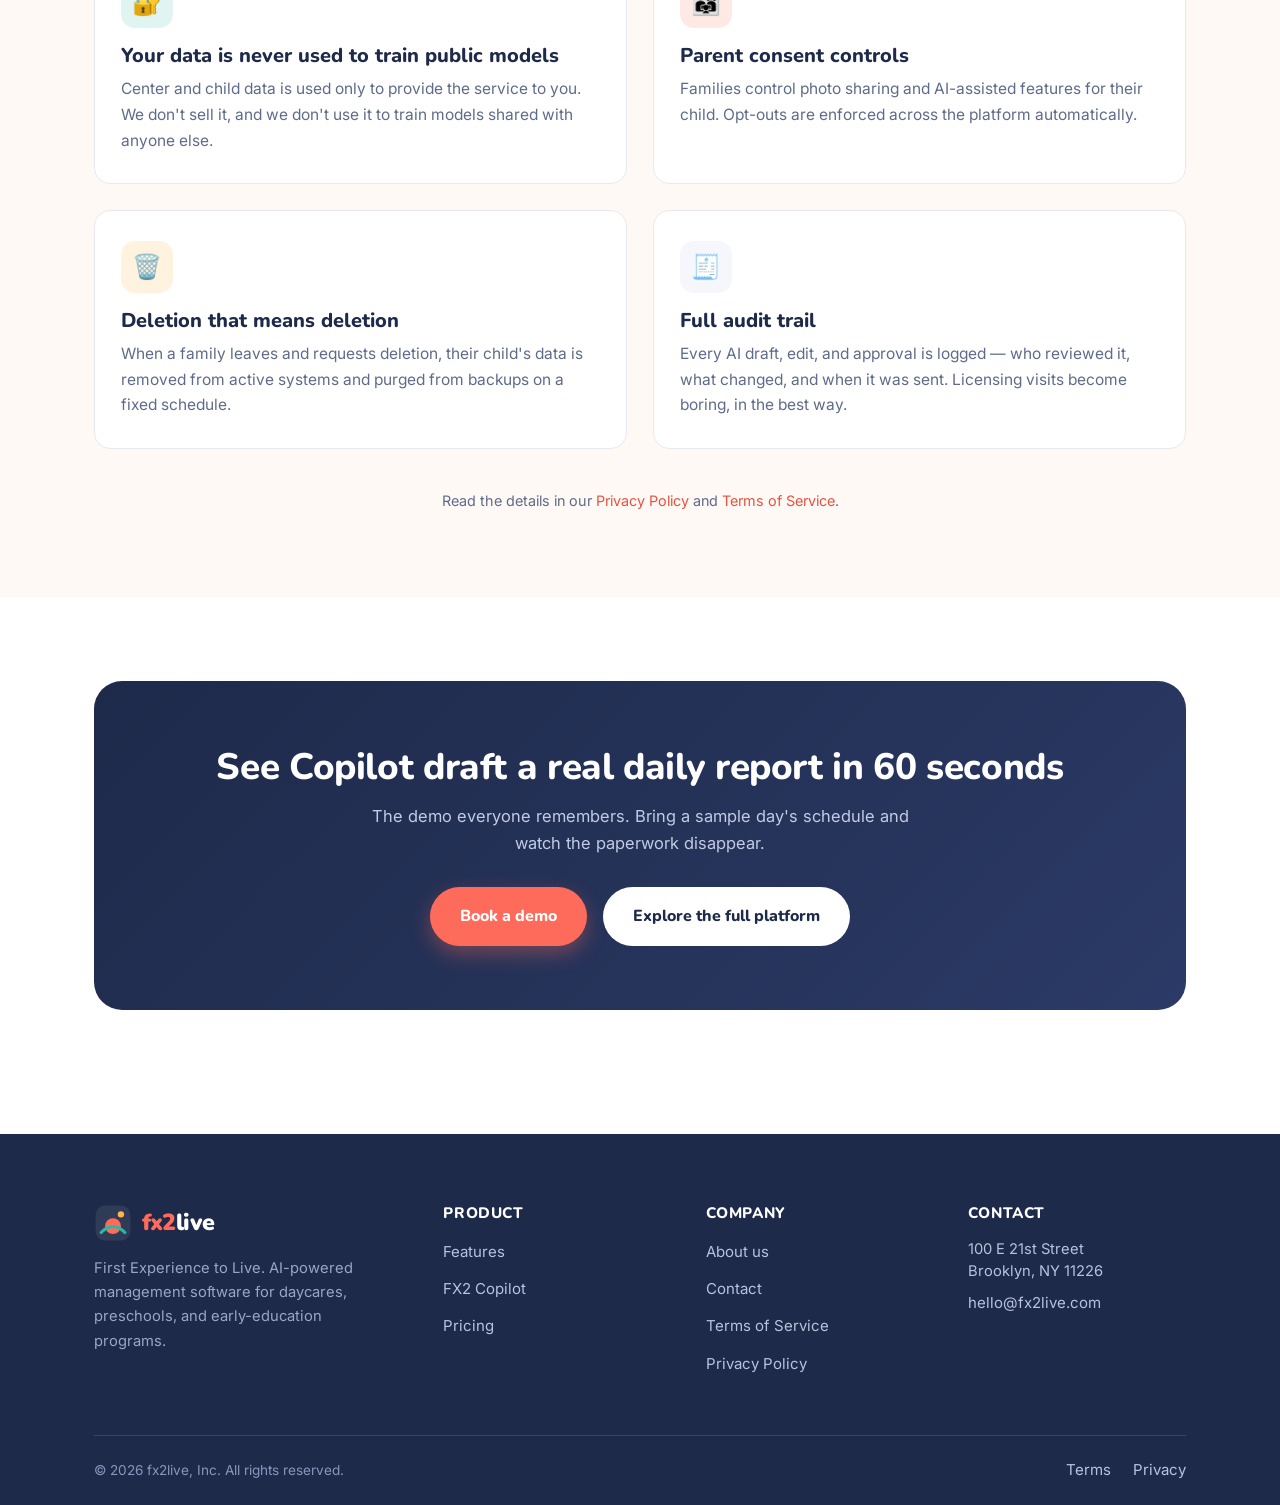
<file: ai.html>
<!DOCTYPE html>
<html lang="en">
<head>
  <meta charset="UTF-8">
  <meta name="viewport" content="width=device-width, initial-scale=1.0">
  <title>FX2 Copilot — AI for Early Education | fx2live</title>
  <meta name="description" content="FX2 Copilot is the AI assistant built for daycares: AI daily reports, staffing forecasts, enrollment intelligence, incident report drafting, and a natural-language assistant — always with a human in the loop.">
  <link rel="icon" href="data:image/svg+xml,%3Csvg xmlns='http://www.w3.org/2000/svg' viewBox='0 0 48 48'%3E%3Crect x='2' y='2' width='44' height='44' rx='12' fill='%231e2a4a'/%3E%3Ccircle cx='24' cy='28' r='10' fill='%23ff6b5b'/%3E%3Cpath d='M9 36 Q24 21 39 36' stroke='%232bb8a3' stroke-width='4' fill='none' stroke-linecap='round'/%3E%3Ccircle cx='34' cy='13' r='4' fill='%23ffb648'/%3E%3C/svg%3E">
  <link rel="preconnect" href="https://fonts.googleapis.com">
  <link rel="preconnect" href="https://fonts.gstatic.com" crossorigin>
  <link href="https://fonts.googleapis.com/css2?family=Inter:wght@400;600;700&family=Nunito:wght@700;800;900&display=swap" rel="stylesheet">
  <link rel="stylesheet" href="css/styles.css">
</head>
<body>

  <header class="site-header">
    <div class="container nav">
      <a class="logo" href="index.html" aria-label="fx2live home">
        <svg class="logo-mark" viewBox="0 0 48 48" xmlns="http://www.w3.org/2000/svg" aria-hidden="true">
          <rect x="2" y="2" width="44" height="44" rx="12" fill="#1e2a4a"/>
          <circle cx="24" cy="28" r="10" fill="#ff6b5b"/>
          <path d="M9 36 Q24 21 39 36" stroke="#2bb8a3" stroke-width="4" fill="none" stroke-linecap="round"/>
          <circle cx="34" cy="13" r="4" fill="#ffb648"/>
        </svg>
        <span>
          <span class="logo-text"><span class="fx">fx2</span>live</span>
          <span class="logo-tag">First Experience to Live</span>
        </span>
      </a>
      <ul class="nav-links">
        <li><a href="features.html">Features</a></li>
        <li><a href="ai.html" class="active">AI Copilot</a></li>
        <li><a href="pricing.html">Pricing</a></li>
        <li><a href="about.html">About</a></li>
        <li><a href="contact.html">Contact</a></li>
      </ul>
      <div class="nav-cta">
        <a class="btn btn-primary btn-sm" href="contact.html">Book a demo</a>
        <button class="nav-toggle" aria-label="Toggle menu"><span></span><span></span><span></span></button>
      </div>
    </div>
  </header>

  <section class="page-hero">
    <div class="container">
      <span class="ai-chip">✦ FX2 Copilot</span>
      <h1>AI that gives teachers their day back</h1>
      <p>FX2 Copilot drafts the paperwork, forecasts the week, and answers the questions — so your team can spend their energy where it matters: with children.</p>
    </div>
  </section>

  <!-- ============ PRINCIPLES ============ -->
  <section>
    <div class="container">
      <div class="section-head center">
        <span class="eyebrow">How it works</span>
        <h2>Assistive by design. Human by default.</h2>
        <p>FX2 Copilot never sends, decides, or diagnoses on its own. It drafts and suggests; your staff reviews and approves. Every AI-generated item is clearly labeled.</p>
      </div>
      <div class="grid-3">
        <div class="card">
          <div class="icon">✍️</div>
          <h3>Drafts, never sends</h3>
          <p>Daily reports, messages, and incident write-ups are prepared as drafts. A staff member always reviews and approves before anything reaches a family.</p>
        </div>
        <div class="card">
          <div class="icon teal">🔍</div>
          <h3>Labeled &amp; traceable</h3>
          <p>Every AI-assisted item is marked, and Copilot shows the logged data it used — so you can verify the source of every sentence.</p>
        </div>
        <div class="card">
          <div class="icon gold">🚫</div>
          <h3>Clear boundaries</h3>
          <p>Copilot doesn't make medical, developmental, or disciplinary judgments. It summarizes observations and leaves conclusions to qualified humans.</p>
        </div>
      </div>
    </div>
  </section>

  <!-- ============ AI FEATURES ============ -->
  <section class="bg-cool">
    <div class="container">
      <div class="section-head center">
        <span class="eyebrow coral">What Copilot does</span>
        <h2>Six assistants in one</h2>
      </div>
      <div class="grid-3">
        <div class="card">
          <div class="icon">📝</div>
          <h3>AI daily reports</h3>
          <p>Turns the day's tap-logs — meals, naps, activities, photos — into a warm, personalized narrative for each child. Teachers edit and approve in one screen. What took an hour takes minutes.</p>
        </div>
        <div class="card">
          <div class="icon teal">📅</div>
          <h3>Smart staffing forecasts</h3>
          <p>Learns your center's attendance patterns to predict tomorrow's headcount by room, then proposes schedules that hold ratios with the fewest gaps — before problems happen.</p>
        </div>
        <div class="card">
          <div class="icon gold">📈</div>
          <h3>Enrollment intelligence</h3>
          <p>Projects openings as children age up, models waitlist conversion, and flags rooms trending toward under-enrollment months in advance so you can market ahead of the gap.</p>
        </div>
        <div class="card">
          <div class="icon cool">🩹</div>
          <h3>Incident report assistant</h3>
          <p>A teacher types two sentences; Copilot drafts a clear, objective, licensing-appropriate incident report with the required fields, notification checklist, and signature routing.</p>
        </div>
        <div class="card">
          <div class="icon">💬</div>
          <h3>Ask FX2</h3>
          <p>A natural-language assistant over your own center's data. "Who hasn't submitted immunization updates?" "Draft a newsletter about water play week." Ask; review; done.</p>
        </div>
        <div class="card">
          <div class="icon teal">🖼️</div>
          <h3>Smart photo organization</h3>
          <p>With per-child, opt-in consent, Copilot sorts classroom photos to each child's private feed and flags any photo containing a child whose family opted out of sharing.</p>
        </div>
      </div>
    </div>
  </section>

  <!-- ============ DEEP DIVE: DAILY REPORTS ============ -->
  <section>
    <div class="container">
      <div class="split">
        <div>
          <span class="ai-chip">✦ Spotlight</span>
          <h2>From tap-logs to a story parents actually read</h2>
          <p>Parents don't want a data table — they want to know their child had a good day. Copilot writes the story; your teachers make it true.</p>
          <ul>
            <li><b>Grounded in logged data:</b> every sentence traces back to an entry a teacher made.</li>
            <li><b>Teacher voice controls:</b> playful, warm, or concise — pick the tone per classroom.</li>
            <li><b>Milestone-aware:</b> highlights firsts and developmental moments worth celebrating.</li>
            <li><b>Multilingual:</b> reports translate into each family's preferred language automatically.</li>
          </ul>
        </div>
        <div class="split-visual">
          <div class="mock">
            <div class="mock-bar"><i></i><i></i><i></i></div>
            <div class="mock-body">
              <span class="ai-chip">✦ Draft for review — Amara, Sunny Room</span>
              <div class="mock-row">
                <span class="dot">🌟</span>
                <div><b>"Amara had a big morning — she led the block-tower crew and helped a friend find the missing red piece..."</b><span>Drafted from 9 log entries and 3 photos</span></div>
              </div>
              <div class="mock-row">
                <span class="dot t">✅</span>
                <div><b>Ms. Dana edited 1 sentence and approved</b><span>Sent to family at 4:32 pm · translated to Kreyòl</span></div>
                <span class="mock-pill">Sent</span>
              </div>
            </div>
          </div>
        </div>
      </div>
    </div>
  </section>

  <!-- ============ PRIVACY COMMITMENTS ============ -->
  <section class="bg-warm">
    <div class="container">
      <div class="section-head center">
        <span class="eyebrow gold">Responsible AI</span>
        <h2>Children's data deserves a higher standard</h2>
        <p>We built FX2 Copilot for the most sensitive customer data there is. These commitments are contractual, not marketing.</p>
      </div>
      <div class="grid-2">
        <div class="card">
          <div class="icon teal">🔐</div>
          <h3>Your data is never used to train public models</h3>
          <p>Center and child data is used only to provide the service to you. We don't sell it, and we don't use it to train models shared with anyone else.</p>
        </div>
        <div class="card">
          <div class="icon">👨‍👩‍👧</div>
          <h3>Parent consent controls</h3>
          <p>Families control photo sharing and AI-assisted features for their child. Opt-outs are enforced across the platform automatically.</p>
        </div>
        <div class="card">
          <div class="icon gold">🗑️</div>
          <h3>Deletion that means deletion</h3>
          <p>When a family leaves and requests deletion, their child's data is removed from active systems and purged from backups on a fixed schedule.</p>
        </div>
        <div class="card">
          <div class="icon cool">🧾</div>
          <h3>Full audit trail</h3>
          <p>Every AI draft, edit, and approval is logged — who reviewed it, what changed, and when it was sent. Licensing visits become boring, in the best way.</p>
        </div>
      </div>
      <p class="center mt-40" style="font-size:0.9rem;">Read the details in our <a href="privacy.html">Privacy Policy</a> and <a href="terms.html">Terms of Service</a>.</p>
    </div>
  </section>

  <!-- ============ CTA ============ -->
  <section>
    <div class="container">
      <div class="band">
        <h2>See Copilot draft a real daily report in 60 seconds</h2>
        <p>The demo everyone remembers. Bring a sample day's schedule and watch the paperwork disappear.</p>
        <div class="band-actions">
          <a class="btn btn-primary" href="contact.html">Book a demo</a>
          <a class="btn btn-light" href="features.html">Explore the full platform</a>
        </div>
      </div>
    </div>
  </section>

  <footer class="site-footer">
    <div class="container">
      <div class="footer-grid">
        <div class="footer-about">
          <a class="logo" href="index.html">
            <svg class="logo-mark" viewBox="0 0 48 48" xmlns="http://www.w3.org/2000/svg" aria-hidden="true">
              <rect x="2" y="2" width="44" height="44" rx="12" fill="#ffffff" opacity="0.08"/>
              <circle cx="24" cy="28" r="10" fill="#ff6b5b"/>
              <path d="M9 36 Q24 21 39 36" stroke="#2bb8a3" stroke-width="4" fill="none" stroke-linecap="round"/>
              <circle cx="34" cy="13" r="4" fill="#ffb648"/>
            </svg>
            <span><span class="logo-text"><span class="fx">fx2</span>live</span></span>
          </a>
          <p>First Experience to Live. AI-powered management software for daycares, preschools, and early-education programs.</p>
        </div>
        <div>
          <h4>Product</h4>
          <ul>
            <li><a href="features.html">Features</a></li>
            <li><a href="ai.html">FX2 Copilot</a></li>
            <li><a href="pricing.html">Pricing</a></li>
          </ul>
        </div>
        <div>
          <h4>Company</h4>
          <ul>
            <li><a href="about.html">About us</a></li>
            <li><a href="contact.html">Contact</a></li>
            <li><a href="terms.html">Terms of Service</a></li>
            <li><a href="privacy.html">Privacy Policy</a></li>
          </ul>
        </div>
        <div>
          <h4>Contact</h4>
          <ul class="footer-contact">
            <li>100 E 21st Street<br>Brooklyn, NY 11226</li>
            <li><a href="mailto:hello@fx2live.com">hello@fx2live.com</a></li>
          </ul>
        </div>
      </div>
      <div class="footer-bottom">
        <span>© <span data-year>2026</span> fx2live, Inc. All rights reserved.</span>
        <div class="legal-links">
          <a href="terms.html">Terms</a>
          <a href="privacy.html">Privacy</a>
        </div>
      </div>
    </div>
  </footer>

  <script src="js/main.js"></script>
</body>
</html>
</file>
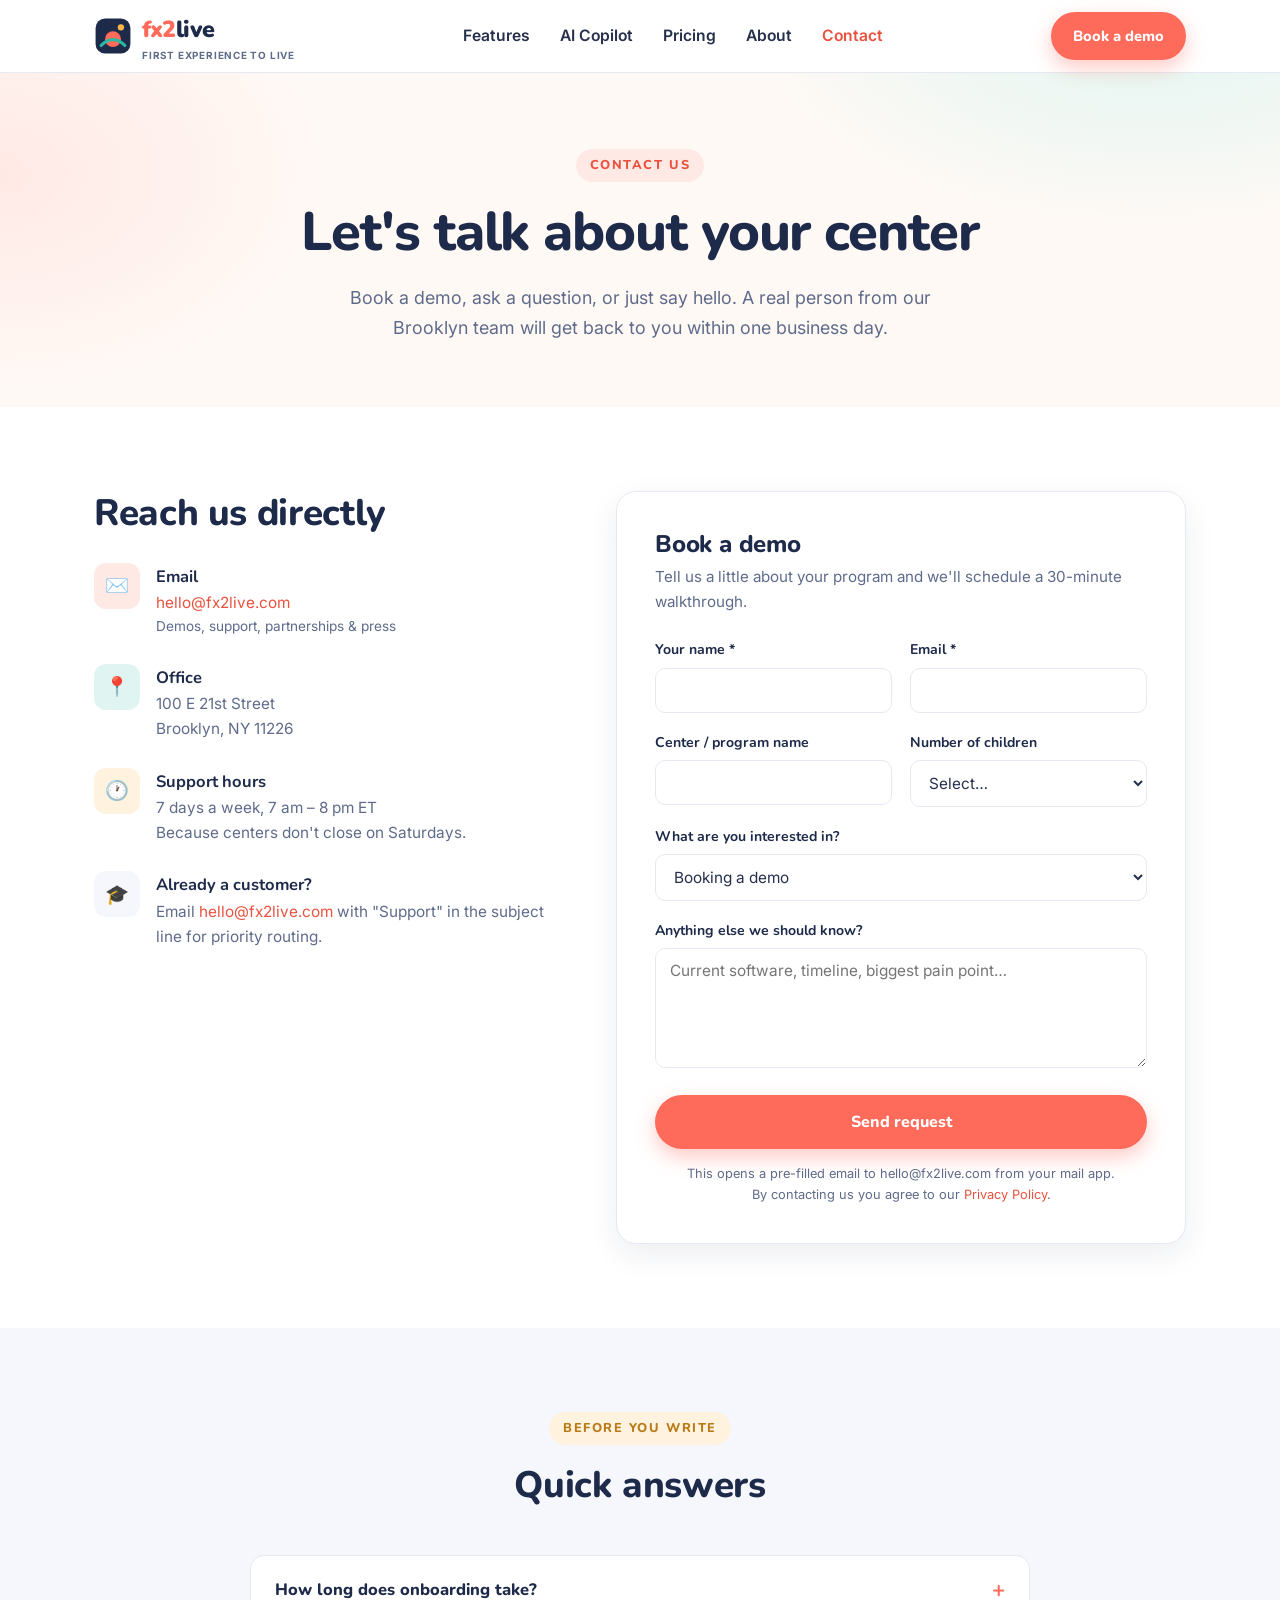
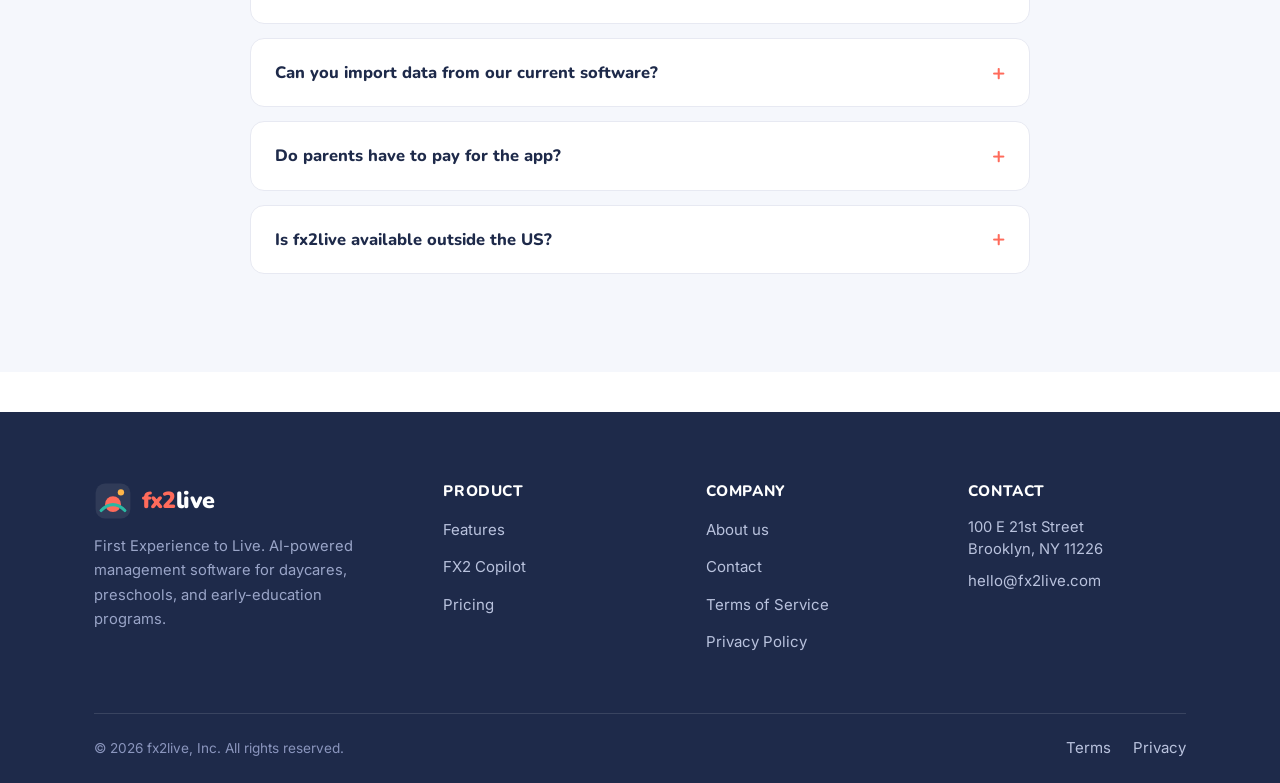
<file: contact.html>
<!DOCTYPE html>
<html lang="en">
<head>
  <meta charset="UTF-8">
  <meta name="viewport" content="width=device-width, initial-scale=1.0">
  <title>Contact &amp; Book a Demo — fx2live</title>
  <meta name="description" content="Book a demo of fx2live daycare management software or get in touch with our Brooklyn-based team. Email hello@fx2live.com.">
  <link rel="icon" href="data:image/svg+xml,%3Csvg xmlns='http://www.w3.org/2000/svg' viewBox='0 0 48 48'%3E%3Crect x='2' y='2' width='44' height='44' rx='12' fill='%231e2a4a'/%3E%3Ccircle cx='24' cy='28' r='10' fill='%23ff6b5b'/%3E%3Cpath d='M9 36 Q24 21 39 36' stroke='%232bb8a3' stroke-width='4' fill='none' stroke-linecap='round'/%3E%3Ccircle cx='34' cy='13' r='4' fill='%23ffb648'/%3E%3C/svg%3E">
  <link rel="preconnect" href="https://fonts.googleapis.com">
  <link rel="preconnect" href="https://fonts.gstatic.com" crossorigin>
  <link href="https://fonts.googleapis.com/css2?family=Inter:wght@400;600;700&family=Nunito:wght@700;800;900&display=swap" rel="stylesheet">
  <link rel="stylesheet" href="css/styles.css">
</head>
<body>

  <header class="site-header">
    <div class="container nav">
      <a class="logo" href="index.html" aria-label="fx2live home">
        <svg class="logo-mark" viewBox="0 0 48 48" xmlns="http://www.w3.org/2000/svg" aria-hidden="true">
          <rect x="2" y="2" width="44" height="44" rx="12" fill="#1e2a4a"/>
          <circle cx="24" cy="28" r="10" fill="#ff6b5b"/>
          <path d="M9 36 Q24 21 39 36" stroke="#2bb8a3" stroke-width="4" fill="none" stroke-linecap="round"/>
          <circle cx="34" cy="13" r="4" fill="#ffb648"/>
        </svg>
        <span>
          <span class="logo-text"><span class="fx">fx2</span>live</span>
          <span class="logo-tag">First Experience to Live</span>
        </span>
      </a>
      <ul class="nav-links">
        <li><a href="features.html">Features</a></li>
        <li><a href="ai.html">AI Copilot</a></li>
        <li><a href="pricing.html">Pricing</a></li>
        <li><a href="about.html">About</a></li>
        <li><a href="contact.html" class="active">Contact</a></li>
      </ul>
      <div class="nav-cta">
        <a class="btn btn-primary btn-sm" href="#demo">Book a demo</a>
        <button class="nav-toggle" aria-label="Toggle menu"><span></span><span></span><span></span></button>
      </div>
    </div>
  </header>

  <section class="page-hero">
    <div class="container">
      <span class="eyebrow coral">Contact us</span>
      <h1>Let's talk about your center</h1>
      <p>Book a demo, ask a question, or just say hello. A real person from our Brooklyn team will get back to you within one business day.</p>
    </div>
  </section>

  <section id="demo">
    <div class="container contact-grid">
      <div class="contact-info">
        <h2 style="margin-bottom:28px;">Reach us directly</h2>
        <div class="info-item">
          <div class="icon">✉️</div>
          <div>
            <b>Email</b>
            <p><a href="mailto:hello@fx2live.com">hello@fx2live.com</a></p>
            <p style="font-size:0.85rem;">Demos, support, partnerships &amp; press</p>
          </div>
        </div>
        <div class="info-item">
          <div class="icon" style="background:var(--teal-soft);">📍</div>
          <div>
            <b>Office</b>
            <p>100 E 21st Street<br>Brooklyn, NY 11226</p>
          </div>
        </div>
        <div class="info-item">
          <div class="icon" style="background:var(--gold-soft);">🕐</div>
          <div>
            <b>Support hours</b>
            <p>7 days a week, 7 am – 8 pm ET<br>Because centers don't close on Saturdays.</p>
          </div>
        </div>
        <div class="info-item">
          <div class="icon" style="background:var(--bg-cool);">🎓</div>
          <div>
            <b>Already a customer?</b>
            <p>Email <a href="mailto:hello@fx2live.com">hello@fx2live.com</a> with "Support" in the subject line for priority routing.</p>
          </div>
        </div>
      </div>

      <div class="form-card">
        <h2 style="font-size:1.5rem;margin-bottom:6px;">Book a demo</h2>
        <p style="font-size:0.95rem;margin-bottom:24px;">Tell us a little about your program and we'll schedule a 30-minute walkthrough.</p>
        <form id="demo-form">
          <div class="form-row">
            <div class="field">
              <label for="name">Your name *</label>
              <input type="text" id="name" name="name" required autocomplete="name">
            </div>
            <div class="field">
              <label for="email">Email *</label>
              <input type="email" id="email" name="email" required autocomplete="email">
            </div>
          </div>
          <div class="form-row">
            <div class="field">
              <label for="center">Center / program name</label>
              <input type="text" id="center" name="center" autocomplete="organization">
            </div>
            <div class="field">
              <label for="size">Number of children</label>
              <select id="size" name="size">
                <option value="">Select…</option>
                <option>1–12 (in-home / single room)</option>
                <option>13–50</option>
                <option>51–120</option>
                <option>120+ or multi-site</option>
              </select>
            </div>
          </div>
          <div class="field">
            <label for="topic">What are you interested in?</label>
            <select id="topic" name="topic">
              <option>Booking a demo</option>
              <option>Pricing question</option>
              <option>Switching from another platform</option>
              <option>Partnership or press</option>
              <option>Something else</option>
            </select>
          </div>
          <div class="field">
            <label for="message">Anything else we should know?</label>
            <textarea id="message" name="message" placeholder="Current software, timeline, biggest pain point…"></textarea>
          </div>
          <button type="submit" class="btn btn-primary" style="width:100%;">Send request</button>
          <p style="font-size:0.8rem;margin-top:14px;text-align:center;">This opens a pre-filled email to hello@fx2live.com from your mail app.<br>By contacting us you agree to our <a href="privacy.html">Privacy Policy</a>.</p>
        </form>
      </div>
    </div>
  </section>

  <section class="bg-cool">
    <div class="container">
      <div class="section-head center">
        <span class="eyebrow gold">Before you write</span>
        <h2>Quick answers</h2>
      </div>
      <div class="faq">
        <details>
          <summary>How long does onboarding take?</summary>
          <p>Most single-site centers are fully live within two weeks of signing up, including data migration and staff training. Multi-site groups get a tailored rollout plan.</p>
        </details>
        <details>
          <summary>Can you import data from our current software?</summary>
          <p>Yes — we migrate from all major childcare platforms and from spreadsheets, free of charge on every plan.</p>
        </details>
        <details>
          <summary>Do parents have to pay for the app?</summary>
          <p>Never. Parent accounts and the family app are free and unlimited on every plan.</p>
        </details>
        <details>
          <summary>Is fx2live available outside the US?</summary>
          <p>Our platform is currently built for US-based programs (billing, subsidy, and licensing workflows are US-focused). If you're elsewhere, write to us anyway — we'd love to hear what you need.</p>
        </details>
      </div>
    </div>
  </section>

  <footer class="site-footer">
    <div class="container">
      <div class="footer-grid">
        <div class="footer-about">
          <a class="logo" href="index.html">
            <svg class="logo-mark" viewBox="0 0 48 48" xmlns="http://www.w3.org/2000/svg" aria-hidden="true">
              <rect x="2" y="2" width="44" height="44" rx="12" fill="#ffffff" opacity="0.08"/>
              <circle cx="24" cy="28" r="10" fill="#ff6b5b"/>
              <path d="M9 36 Q24 21 39 36" stroke="#2bb8a3" stroke-width="4" fill="none" stroke-linecap="round"/>
              <circle cx="34" cy="13" r="4" fill="#ffb648"/>
            </svg>
            <span><span class="logo-text"><span class="fx">fx2</span>live</span></span>
          </a>
          <p>First Experience to Live. AI-powered management software for daycares, preschools, and early-education programs.</p>
        </div>
        <div>
          <h4>Product</h4>
          <ul>
            <li><a href="features.html">Features</a></li>
            <li><a href="ai.html">FX2 Copilot</a></li>
            <li><a href="pricing.html">Pricing</a></li>
          </ul>
        </div>
        <div>
          <h4>Company</h4>
          <ul>
            <li><a href="about.html">About us</a></li>
            <li><a href="contact.html">Contact</a></li>
            <li><a href="terms.html">Terms of Service</a></li>
            <li><a href="privacy.html">Privacy Policy</a></li>
          </ul>
        </div>
        <div>
          <h4>Contact</h4>
          <ul class="footer-contact">
            <li>100 E 21st Street<br>Brooklyn, NY 11226</li>
            <li><a href="mailto:hello@fx2live.com">hello@fx2live.com</a></li>
          </ul>
        </div>
      </div>
      <div class="footer-bottom">
        <span>© <span data-year>2026</span> fx2live, Inc. All rights reserved.</span>
        <div class="legal-links">
          <a href="terms.html">Terms</a>
          <a href="privacy.html">Privacy</a>
        </div>
      </div>
    </div>
  </footer>

  <script src="js/main.js"></script>
  <script>
    // Static-site contact form: composes a pre-filled email to hello@fx2live.com.
    // To capture submissions server-side instead, point this form at a service
    // like Formspree/Basin and remove this handler.
    document.getElementById("demo-form").addEventListener("submit", function (e) {
      e.preventDefault();
      var f = e.target;
      var subject = "[fx2live] " + (f.topic.value || "Demo request") + " — " + (f.center.value || f.name.value);
      var body =
        "Name: " + f.name.value + "\n" +
        "Email: " + f.email.value + "\n" +
        "Center: " + (f.center.value || "—") + "\n" +
        "Size: " + (f.size.value || "—") + "\n" +
        "Interest: " + f.topic.value + "\n\n" +
        (f.message.value || "");
      window.location.href = "mailto:hello@fx2live.com?subject=" +
        encodeURIComponent(subject) + "&body=" + encodeURIComponent(body);
    });
  </script>
</body>
</html>
</file>
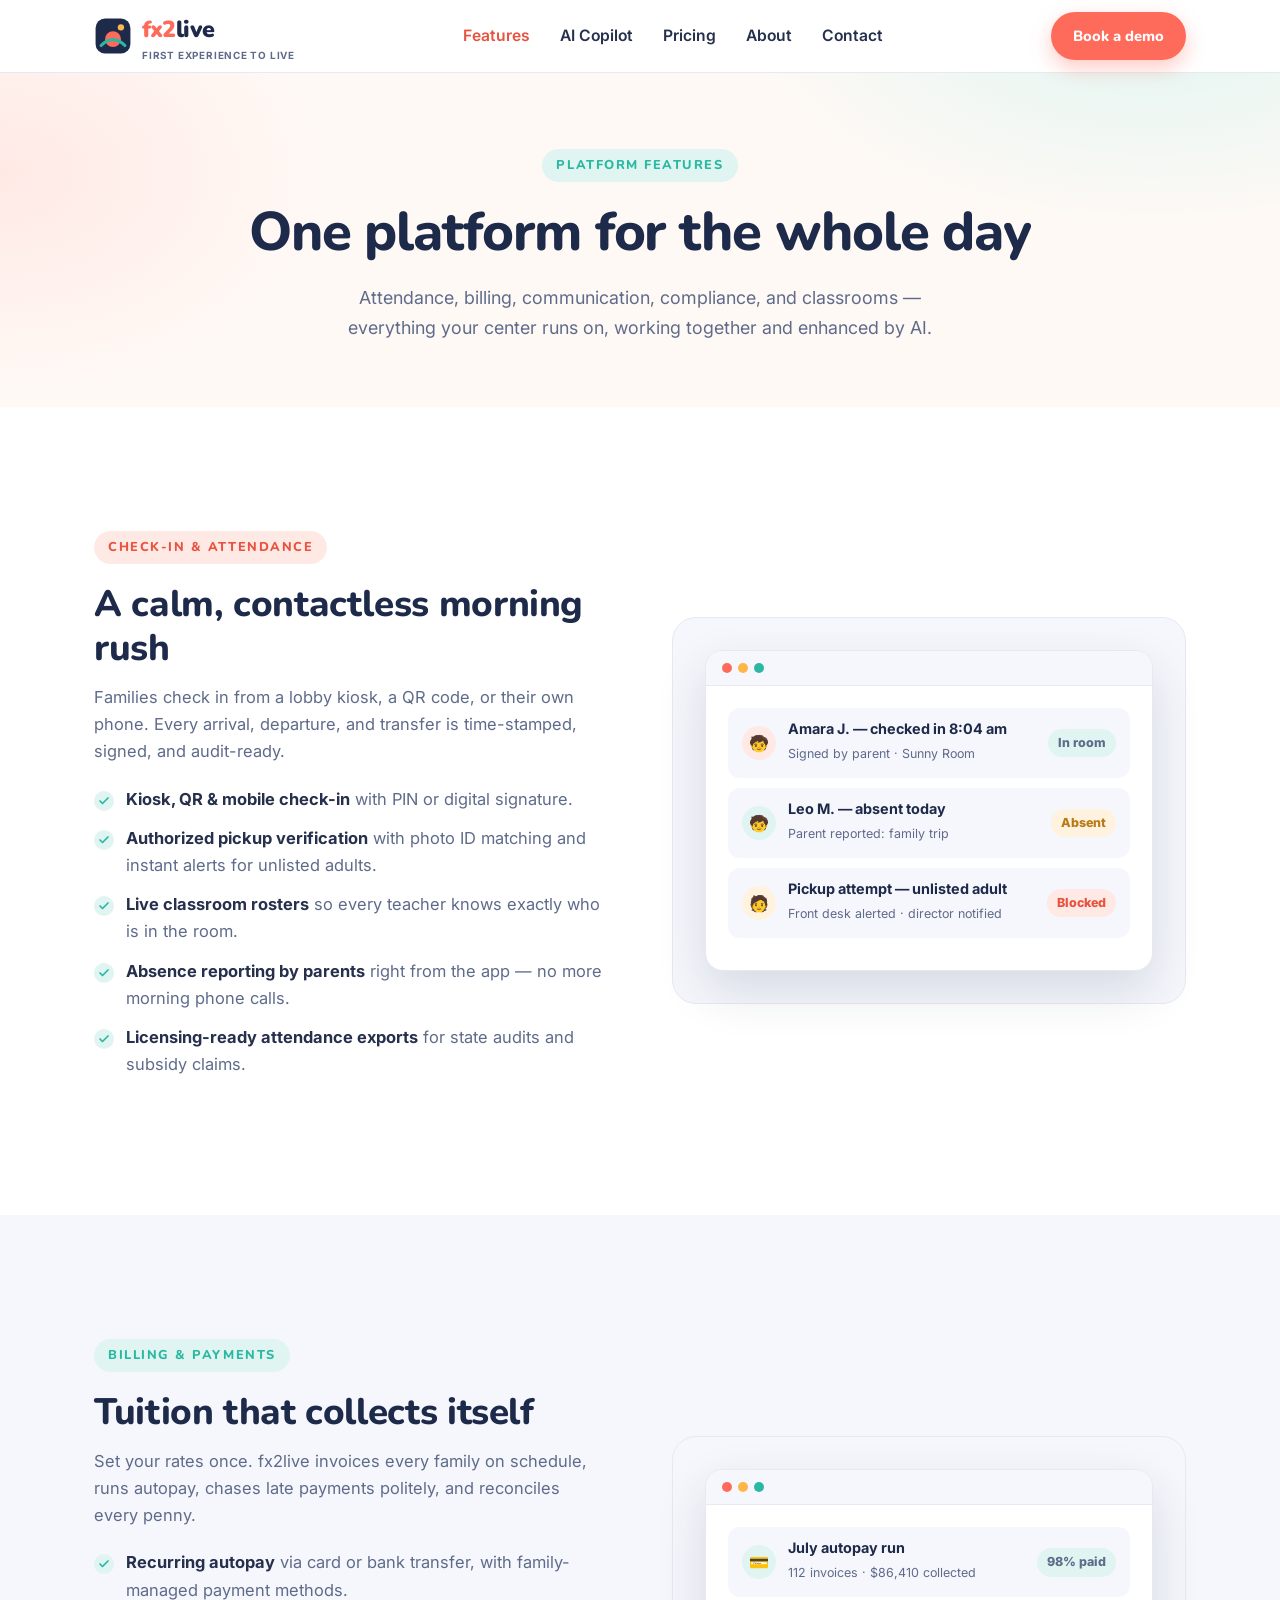
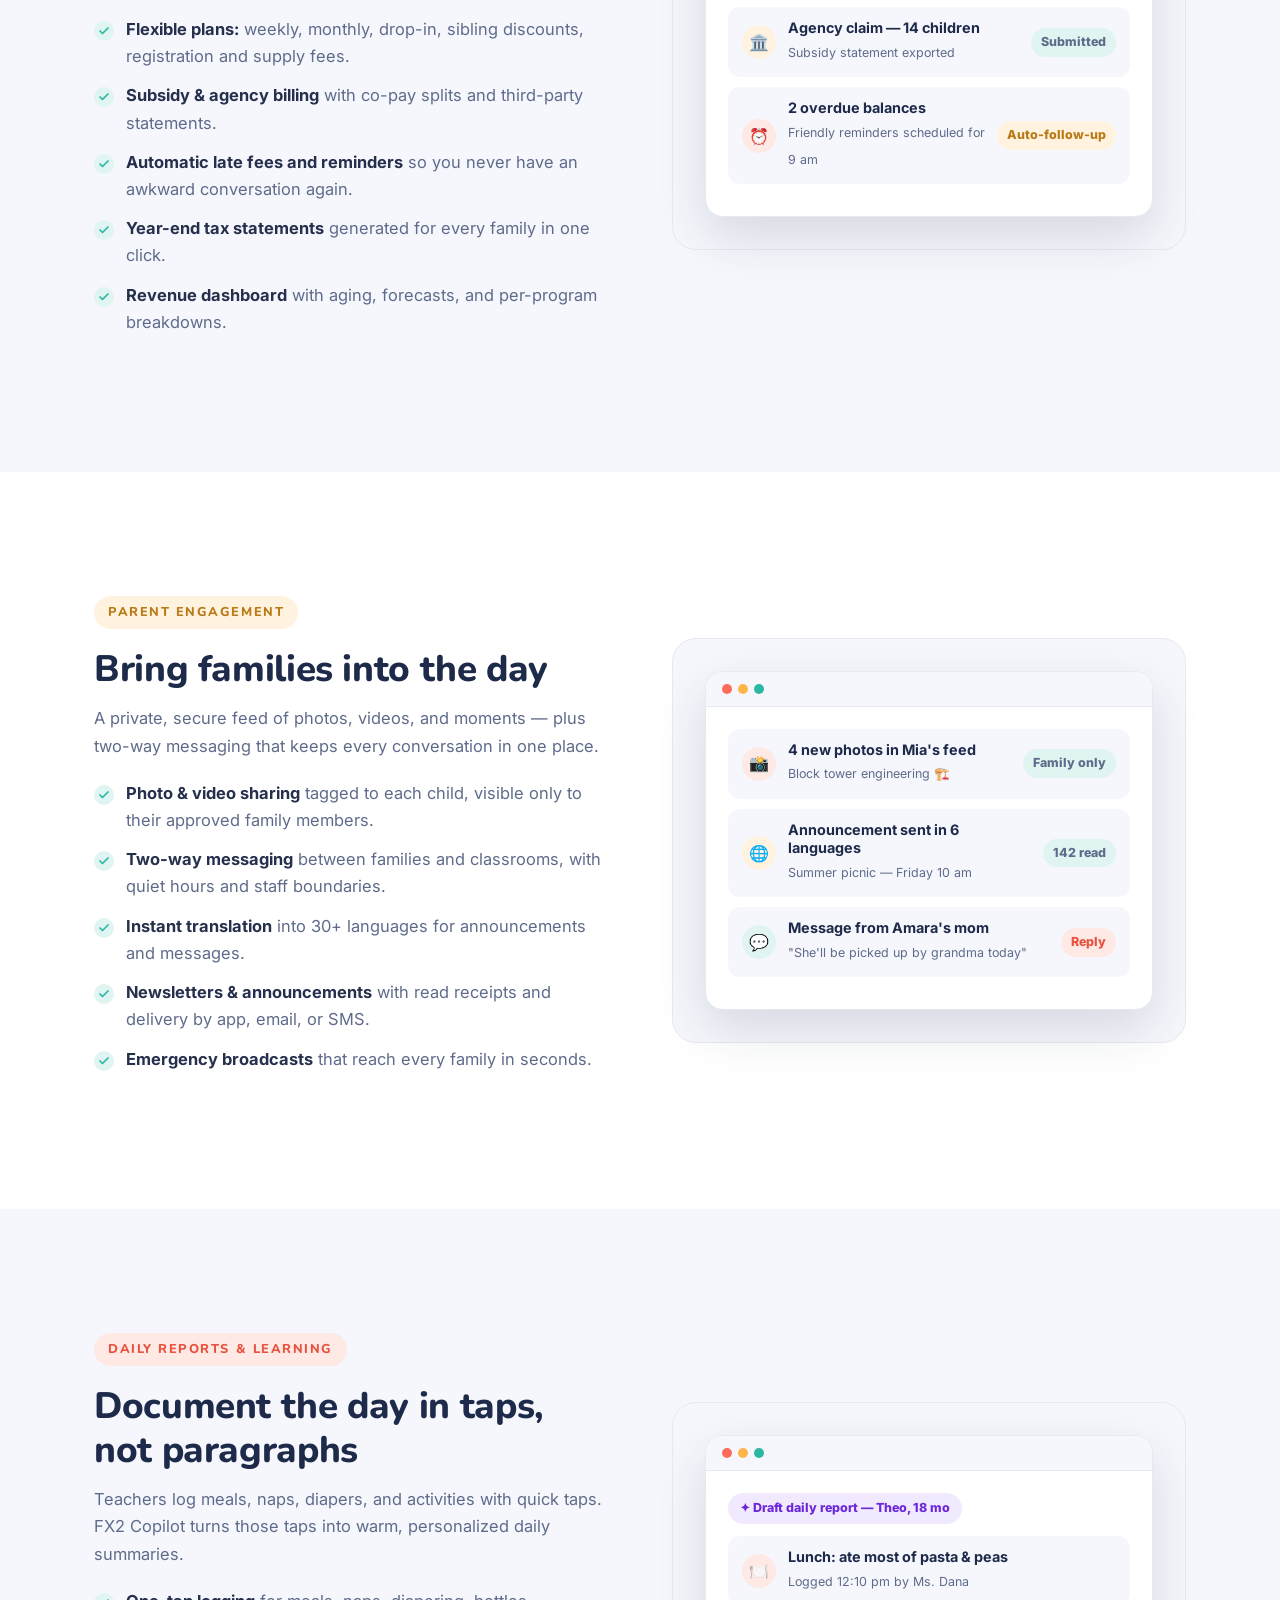
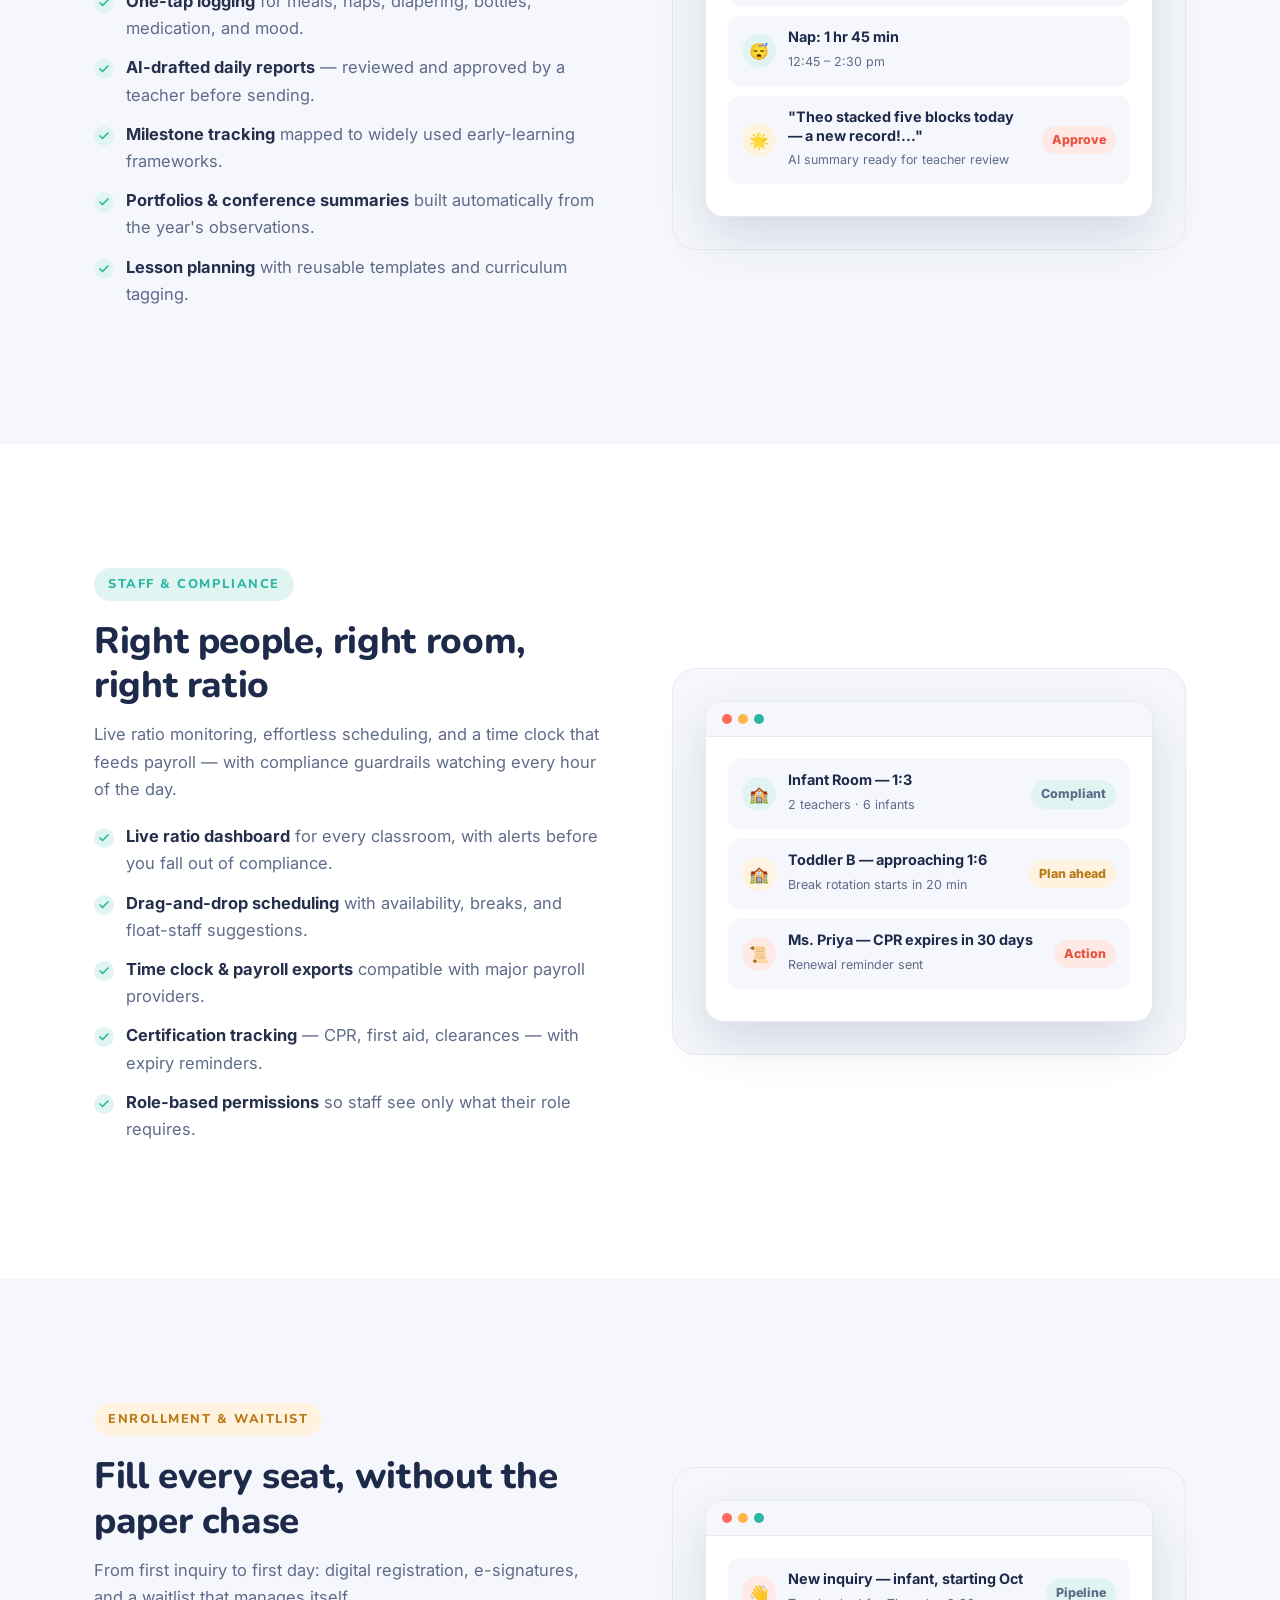
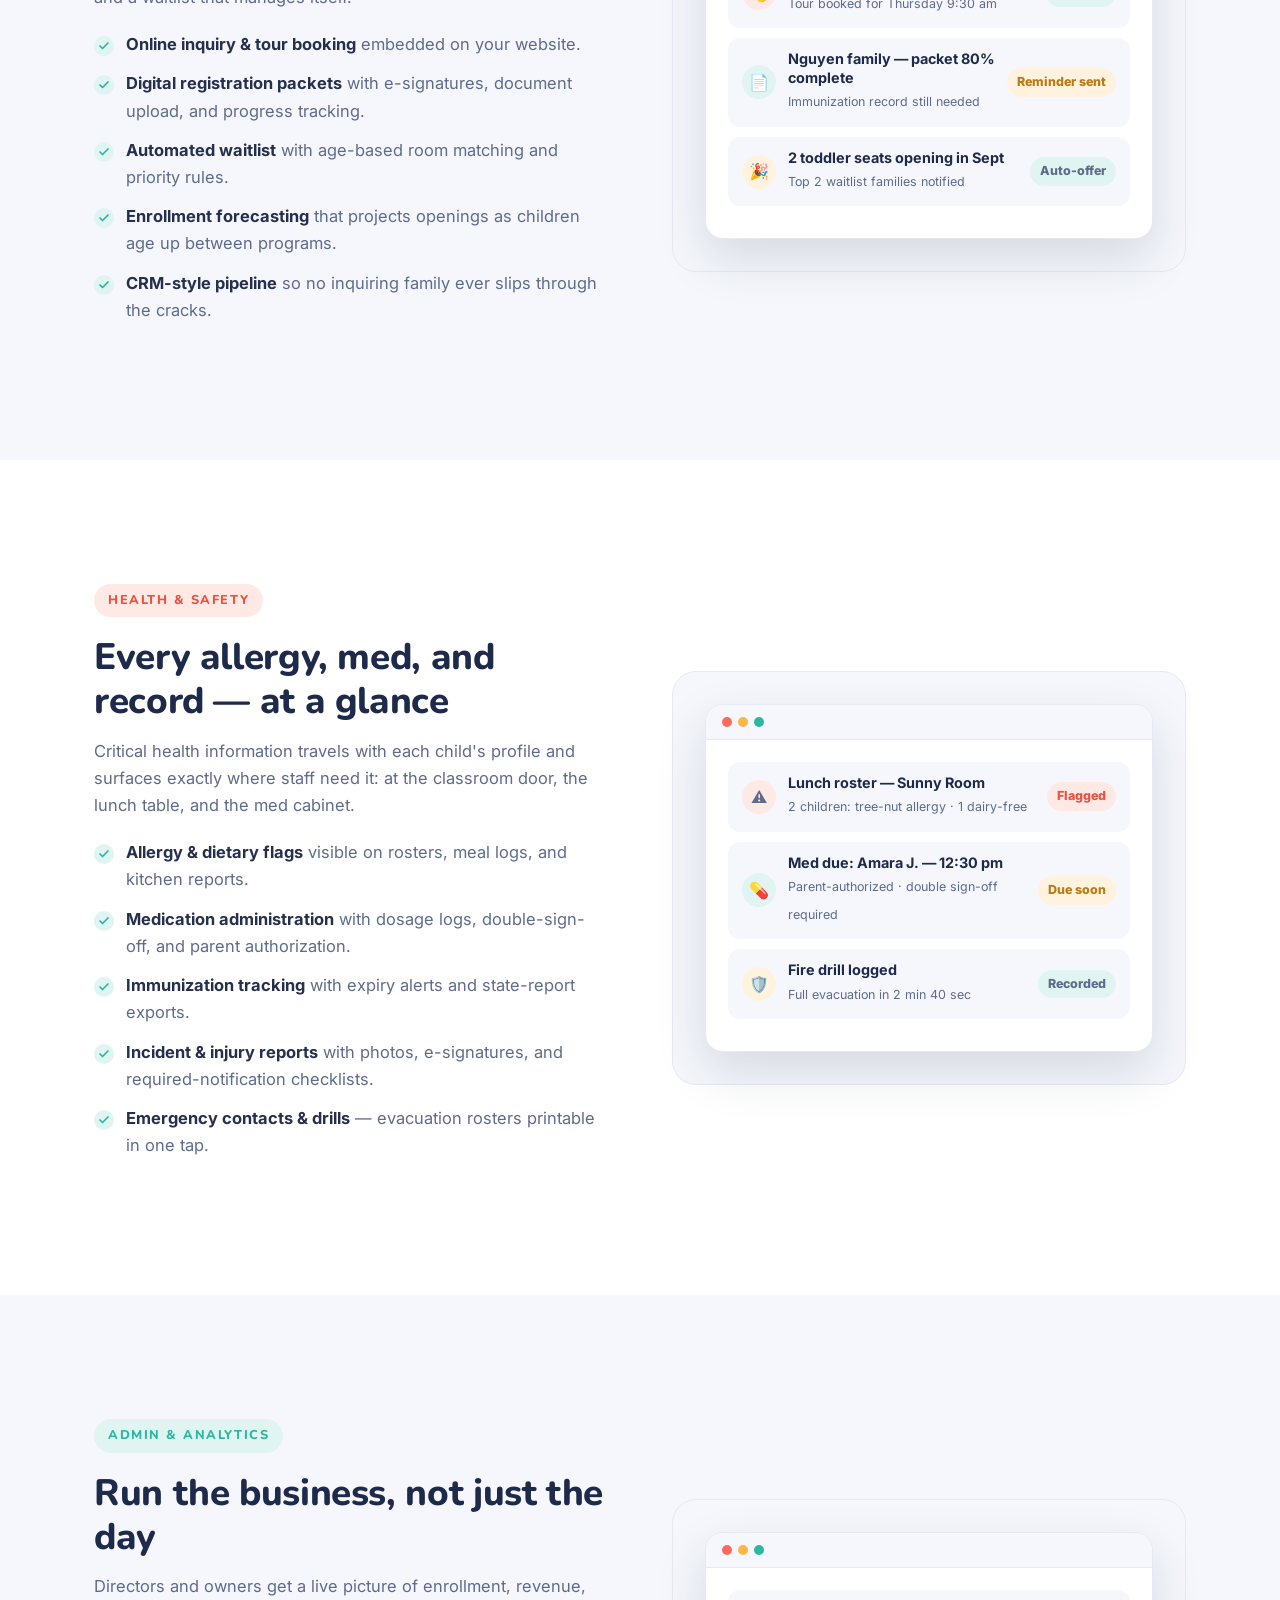
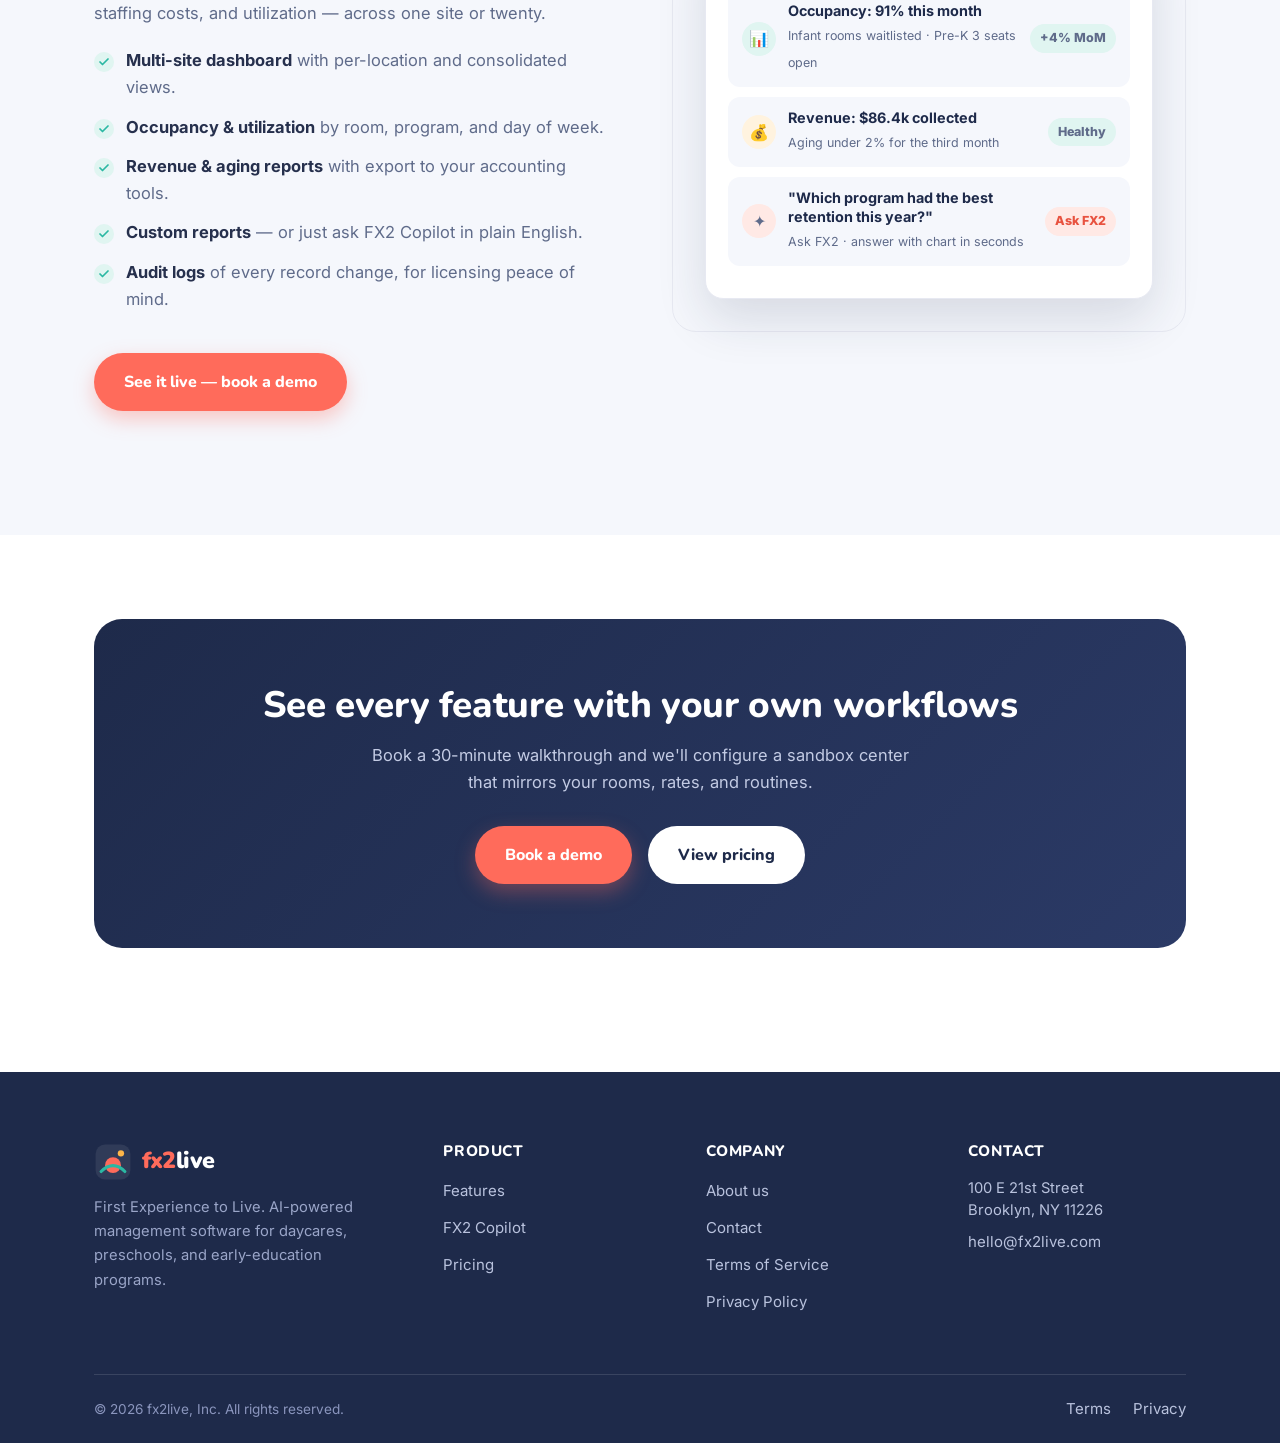
<file: features.html>
<!DOCTYPE html>
<html lang="en">
<head>
  <meta charset="UTF-8">
  <meta name="viewport" content="width=device-width, initial-scale=1.0">
  <title>Features — fx2live Daycare Management Software</title>
  <meta name="description" content="Explore fx2live's features: contactless check-in, tuition billing and autopay, parent messaging, daily reports, staff scheduling, enrollment, health records, and center analytics.">
  <link rel="icon" href="data:image/svg+xml,%3Csvg xmlns='http://www.w3.org/2000/svg' viewBox='0 0 48 48'%3E%3Crect x='2' y='2' width='44' height='44' rx='12' fill='%231e2a4a'/%3E%3Ccircle cx='24' cy='28' r='10' fill='%23ff6b5b'/%3E%3Cpath d='M9 36 Q24 21 39 36' stroke='%232bb8a3' stroke-width='4' fill='none' stroke-linecap='round'/%3E%3Ccircle cx='34' cy='13' r='4' fill='%23ffb648'/%3E%3C/svg%3E">
  <link rel="preconnect" href="https://fonts.googleapis.com">
  <link rel="preconnect" href="https://fonts.gstatic.com" crossorigin>
  <link href="https://fonts.googleapis.com/css2?family=Inter:wght@400;600;700&family=Nunito:wght@700;800;900&display=swap" rel="stylesheet">
  <link rel="stylesheet" href="css/styles.css">
</head>
<body>

  <header class="site-header">
    <div class="container nav">
      <a class="logo" href="index.html" aria-label="fx2live home">
        <svg class="logo-mark" viewBox="0 0 48 48" xmlns="http://www.w3.org/2000/svg" aria-hidden="true">
          <rect x="2" y="2" width="44" height="44" rx="12" fill="#1e2a4a"/>
          <circle cx="24" cy="28" r="10" fill="#ff6b5b"/>
          <path d="M9 36 Q24 21 39 36" stroke="#2bb8a3" stroke-width="4" fill="none" stroke-linecap="round"/>
          <circle cx="34" cy="13" r="4" fill="#ffb648"/>
        </svg>
        <span>
          <span class="logo-text"><span class="fx">fx2</span>live</span>
          <span class="logo-tag">First Experience to Live</span>
        </span>
      </a>
      <ul class="nav-links">
        <li><a href="features.html" class="active">Features</a></li>
        <li><a href="ai.html">AI Copilot</a></li>
        <li><a href="pricing.html">Pricing</a></li>
        <li><a href="about.html">About</a></li>
        <li><a href="contact.html">Contact</a></li>
      </ul>
      <div class="nav-cta">
        <a class="btn btn-primary btn-sm" href="contact.html">Book a demo</a>
        <button class="nav-toggle" aria-label="Toggle menu"><span></span><span></span><span></span></button>
      </div>
    </div>
  </header>

  <section class="page-hero">
    <div class="container">
      <span class="eyebrow">Platform features</span>
      <h1>One platform for the whole day</h1>
      <p>Attendance, billing, communication, compliance, and classrooms — everything your center runs on, working together and enhanced by AI.</p>
    </div>
  </section>

  <!-- ============ ATTENDANCE ============ -->
  <section id="attendance">
    <div class="container">
      <div class="split">
        <div>
          <span class="eyebrow coral">Check-in &amp; attendance</span>
          <h2>A calm, contactless morning rush</h2>
          <p>Families check in from a lobby kiosk, a QR code, or their own phone. Every arrival, departure, and transfer is time-stamped, signed, and audit-ready.</p>
          <ul>
            <li><b>Kiosk, QR &amp; mobile check-in</b> with PIN or digital signature.</li>
            <li><b>Authorized pickup verification</b> with photo ID matching and instant alerts for unlisted adults.</li>
            <li><b>Live classroom rosters</b> so every teacher knows exactly who is in the room.</li>
            <li><b>Absence reporting by parents</b> right from the app — no more morning phone calls.</li>
            <li><b>Licensing-ready attendance exports</b> for state audits and subsidy claims.</li>
          </ul>
        </div>
        <div class="split-visual">
          <div class="mock">
            <div class="mock-bar"><i></i><i></i><i></i></div>
            <div class="mock-body">
              <div class="mock-row"><span class="dot">🧒</span><div><b>Amara J. — checked in 8:04 am</b><span>Signed by parent · Sunny Room</span></div><span class="mock-pill">In room</span></div>
              <div class="mock-row"><span class="dot t">🧒</span><div><b>Leo M. — absent today</b><span>Parent reported: family trip</span></div><span class="mock-pill warn">Absent</span></div>
              <div class="mock-row"><span class="dot g">🧑</span><div><b>Pickup attempt — unlisted adult</b><span>Front desk alerted · director notified</span></div><span class="mock-pill coral">Blocked</span></div>
            </div>
          </div>
        </div>
      </div>
    </div>
  </section>

  <!-- ============ BILLING ============ -->
  <section id="billing" class="bg-cool">
    <div class="container">
      <div class="split reverse">
        <div>
          <span class="eyebrow teal" style="color:var(--teal);background:var(--teal-soft);">Billing &amp; payments</span>
          <h2>Tuition that collects itself</h2>
          <p>Set your rates once. fx2live invoices every family on schedule, runs autopay, chases late payments politely, and reconciles every penny.</p>
          <ul>
            <li><b>Recurring autopay</b> via card or bank transfer, with family-managed payment methods.</li>
            <li><b>Flexible plans:</b> weekly, monthly, drop-in, sibling discounts, registration and supply fees.</li>
            <li><b>Subsidy &amp; agency billing</b> with co-pay splits and third-party statements.</li>
            <li><b>Automatic late fees and reminders</b> so you never have an awkward conversation again.</li>
            <li><b>Year-end tax statements</b> generated for every family in one click.</li>
            <li><b>Revenue dashboard</b> with aging, forecasts, and per-program breakdowns.</li>
          </ul>
        </div>
        <div class="split-visual">
          <div class="mock">
            <div class="mock-bar"><i></i><i></i><i></i></div>
            <div class="mock-body">
              <div class="mock-row"><span class="dot t">💳</span><div><b>July autopay run</b><span>112 invoices · $86,410 collected</span></div><span class="mock-pill">98% paid</span></div>
              <div class="mock-row"><span class="dot g">🏛️</span><div><b>Agency claim — 14 children</b><span>Subsidy statement exported</span></div><span class="mock-pill">Submitted</span></div>
              <div class="mock-row"><span class="dot">⏰</span><div><b>2 overdue balances</b><span>Friendly reminders scheduled for 9 am</span></div><span class="mock-pill warn">Auto-follow-up</span></div>
            </div>
          </div>
        </div>
      </div>
    </div>
  </section>

  <!-- ============ COMMUNICATION ============ -->
  <section id="communication">
    <div class="container">
      <div class="split">
        <div>
          <span class="eyebrow gold">Parent engagement</span>
          <h2>Bring families into the day</h2>
          <p>A private, secure feed of photos, videos, and moments — plus two-way messaging that keeps every conversation in one place.</p>
          <ul>
            <li><b>Photo &amp; video sharing</b> tagged to each child, visible only to their approved family members.</li>
            <li><b>Two-way messaging</b> between families and classrooms, with quiet hours and staff boundaries.</li>
            <li><b>Instant translation</b> into 30+ languages for announcements and messages.</li>
            <li><b>Newsletters &amp; announcements</b> with read receipts and delivery by app, email, or SMS.</li>
            <li><b>Emergency broadcasts</b> that reach every family in seconds.</li>
          </ul>
        </div>
        <div class="split-visual">
          <div class="mock">
            <div class="mock-bar"><i></i><i></i><i></i></div>
            <div class="mock-body">
              <div class="mock-row"><span class="dot">📸</span><div><b>4 new photos in Mia's feed</b><span>Block tower engineering 🏗️</span></div><span class="mock-pill">Family only</span></div>
              <div class="mock-row"><span class="dot g">🌐</span><div><b>Announcement sent in 6 languages</b><span>Summer picnic — Friday 10 am</span></div><span class="mock-pill">142 read</span></div>
              <div class="mock-row"><span class="dot t">💬</span><div><b>Message from Amara's mom</b><span>"She'll be picked up by grandma today"</span></div><span class="mock-pill coral">Reply</span></div>
            </div>
          </div>
        </div>
      </div>
    </div>
  </section>

  <!-- ============ REPORTS ============ -->
  <section id="reports" class="bg-cool">
    <div class="container">
      <div class="split reverse">
        <div>
          <span class="eyebrow coral">Daily reports &amp; learning</span>
          <h2>Document the day in taps, not paragraphs</h2>
          <p>Teachers log meals, naps, diapers, and activities with quick taps. FX2 Copilot turns those taps into warm, personalized daily summaries.</p>
          <ul>
            <li><b>One-tap logging</b> for meals, naps, diapering, bottles, medication, and mood.</li>
            <li><b>AI-drafted daily reports</b> — reviewed and approved by a teacher before sending.</li>
            <li><b>Milestone tracking</b> mapped to widely used early-learning frameworks.</li>
            <li><b>Portfolios &amp; conference summaries</b> built automatically from the year's observations.</li>
            <li><b>Lesson planning</b> with reusable templates and curriculum tagging.</li>
          </ul>
        </div>
        <div class="split-visual">
          <div class="mock">
            <div class="mock-bar"><i></i><i></i><i></i></div>
            <div class="mock-body">
              <span class="ai-chip">✦ Draft daily report — Theo, 18 mo</span>
              <div class="mock-row"><span class="dot">🍽️</span><div><b>Lunch: ate most of pasta &amp; peas</b><span>Logged 12:10 pm by Ms. Dana</span></div></div>
              <div class="mock-row"><span class="dot t">😴</span><div><b>Nap: 1 hr 45 min</b><span>12:45 – 2:30 pm</span></div></div>
              <div class="mock-row"><span class="dot g">🌟</span><div><b>"Theo stacked five blocks today — a new record!..."</b><span>AI summary ready for teacher review</span></div><span class="mock-pill coral">Approve</span></div>
            </div>
          </div>
        </div>
      </div>
    </div>
  </section>

  <!-- ============ STAFF ============ -->
  <section id="staff">
    <div class="container">
      <div class="split">
        <div>
          <span class="eyebrow">Staff &amp; compliance</span>
          <h2>Right people, right room, right ratio</h2>
          <p>Live ratio monitoring, effortless scheduling, and a time clock that feeds payroll — with compliance guardrails watching every hour of the day.</p>
          <ul>
            <li><b>Live ratio dashboard</b> for every classroom, with alerts before you fall out of compliance.</li>
            <li><b>Drag-and-drop scheduling</b> with availability, breaks, and float-staff suggestions.</li>
            <li><b>Time clock &amp; payroll exports</b> compatible with major payroll providers.</li>
            <li><b>Certification tracking</b> — CPR, first aid, clearances — with expiry reminders.</li>
            <li><b>Role-based permissions</b> so staff see only what their role requires.</li>
          </ul>
        </div>
        <div class="split-visual">
          <div class="mock">
            <div class="mock-bar"><i></i><i></i><i></i></div>
            <div class="mock-body">
              <div class="mock-row"><span class="dot t">🏫</span><div><b>Infant Room — 1:3</b><span>2 teachers · 6 infants</span></div><span class="mock-pill">Compliant</span></div>
              <div class="mock-row"><span class="dot g">🏫</span><div><b>Toddler B — approaching 1:6</b><span>Break rotation starts in 20 min</span></div><span class="mock-pill warn">Plan ahead</span></div>
              <div class="mock-row"><span class="dot">📜</span><div><b>Ms. Priya — CPR expires in 30 days</b><span>Renewal reminder sent</span></div><span class="mock-pill coral">Action</span></div>
            </div>
          </div>
        </div>
      </div>
    </div>
  </section>

  <!-- ============ ENROLLMENT ============ -->
  <section id="enrollment" class="bg-cool">
    <div class="container">
      <div class="split reverse">
        <div>
          <span class="eyebrow gold">Enrollment &amp; waitlist</span>
          <h2>Fill every seat, without the paper chase</h2>
          <p>From first inquiry to first day: digital registration, e-signatures, and a waitlist that manages itself.</p>
          <ul>
            <li><b>Online inquiry &amp; tour booking</b> embedded on your website.</li>
            <li><b>Digital registration packets</b> with e-signatures, document upload, and progress tracking.</li>
            <li><b>Automated waitlist</b> with age-based room matching and priority rules.</li>
            <li><b>Enrollment forecasting</b> that projects openings as children age up between programs.</li>
            <li><b>CRM-style pipeline</b> so no inquiring family ever slips through the cracks.</li>
          </ul>
        </div>
        <div class="split-visual">
          <div class="mock">
            <div class="mock-bar"><i></i><i></i><i></i></div>
            <div class="mock-body">
              <div class="mock-row"><span class="dot">👋</span><div><b>New inquiry — infant, starting Oct</b><span>Tour booked for Thursday 9:30 am</span></div><span class="mock-pill">Pipeline</span></div>
              <div class="mock-row"><span class="dot t">📄</span><div><b>Nguyen family — packet 80% complete</b><span>Immunization record still needed</span></div><span class="mock-pill warn">Reminder sent</span></div>
              <div class="mock-row"><span class="dot g">🎉</span><div><b>2 toddler seats opening in Sept</b><span>Top 2 waitlist families notified</span></div><span class="mock-pill">Auto-offer</span></div>
            </div>
          </div>
        </div>
      </div>
    </div>
  </section>

  <!-- ============ HEALTH ============ -->
  <section id="health">
    <div class="container">
      <div class="split">
        <div>
          <span class="eyebrow coral">Health &amp; safety</span>
          <h2>Every allergy, med, and record — at a glance</h2>
          <p>Critical health information travels with each child's profile and surfaces exactly where staff need it: at the classroom door, the lunch table, and the med cabinet.</p>
          <ul>
            <li><b>Allergy &amp; dietary flags</b> visible on rosters, meal logs, and kitchen reports.</li>
            <li><b>Medication administration</b> with dosage logs, double-sign-off, and parent authorization.</li>
            <li><b>Immunization tracking</b> with expiry alerts and state-report exports.</li>
            <li><b>Incident &amp; injury reports</b> with photos, e-signatures, and required-notification checklists.</li>
            <li><b>Emergency contacts &amp; drills</b> — evacuation rosters printable in one tap.</li>
          </ul>
        </div>
        <div class="split-visual">
          <div class="mock">
            <div class="mock-bar"><i></i><i></i><i></i></div>
            <div class="mock-body">
              <div class="mock-row"><span class="dot">⚠️</span><div><b>Lunch roster — Sunny Room</b><span>2 children: tree-nut allergy · 1 dairy-free</span></div><span class="mock-pill coral">Flagged</span></div>
              <div class="mock-row"><span class="dot t">💊</span><div><b>Med due: Amara J. — 12:30 pm</b><span>Parent-authorized · double sign-off required</span></div><span class="mock-pill warn">Due soon</span></div>
              <div class="mock-row"><span class="dot g">🛡️</span><div><b>Fire drill logged</b><span>Full evacuation in 2 min 40 sec</span></div><span class="mock-pill">Recorded</span></div>
            </div>
          </div>
        </div>
      </div>
    </div>
  </section>

  <!-- ============ ANALYTICS ============ -->
  <section id="analytics" class="bg-cool">
    <div class="container">
      <div class="split reverse">
        <div>
          <span class="eyebrow">Admin &amp; analytics</span>
          <h2>Run the business, not just the day</h2>
          <p>Directors and owners get a live picture of enrollment, revenue, staffing costs, and utilization — across one site or twenty.</p>
          <ul>
            <li><b>Multi-site dashboard</b> with per-location and consolidated views.</li>
            <li><b>Occupancy &amp; utilization</b> by room, program, and day of week.</li>
            <li><b>Revenue &amp; aging reports</b> with export to your accounting tools.</li>
            <li><b>Custom reports</b> — or just ask FX2 Copilot in plain English.</li>
            <li><b>Audit logs</b> of every record change, for licensing peace of mind.</li>
          </ul>
          <div class="mt-40"><a class="btn btn-primary" href="contact.html">See it live — book a demo</a></div>
        </div>
        <div class="split-visual">
          <div class="mock">
            <div class="mock-bar"><i></i><i></i><i></i></div>
            <div class="mock-body">
              <div class="mock-row"><span class="dot t">📊</span><div><b>Occupancy: 91% this month</b><span>Infant rooms waitlisted · Pre-K 3 seats open</span></div><span class="mock-pill">+4% MoM</span></div>
              <div class="mock-row"><span class="dot g">💰</span><div><b>Revenue: $86.4k collected</b><span>Aging under 2% for the third month</span></div><span class="mock-pill">Healthy</span></div>
              <div class="mock-row"><span class="dot">✦</span><div><b>"Which program had the best retention this year?"</b><span>Ask FX2 · answer with chart in seconds</span></div><span class="mock-pill coral">Ask FX2</span></div>
            </div>
          </div>
        </div>
      </div>
    </div>
  </section>

  <!-- ============ CTA ============ -->
  <section>
    <div class="container">
      <div class="band">
        <h2>See every feature with your own workflows</h2>
        <p>Book a 30-minute walkthrough and we'll configure a sandbox center that mirrors your rooms, rates, and routines.</p>
        <div class="band-actions">
          <a class="btn btn-primary" href="contact.html">Book a demo</a>
          <a class="btn btn-light" href="pricing.html">View pricing</a>
        </div>
      </div>
    </div>
  </section>

  <footer class="site-footer">
    <div class="container">
      <div class="footer-grid">
        <div class="footer-about">
          <a class="logo" href="index.html">
            <svg class="logo-mark" viewBox="0 0 48 48" xmlns="http://www.w3.org/2000/svg" aria-hidden="true">
              <rect x="2" y="2" width="44" height="44" rx="12" fill="#ffffff" opacity="0.08"/>
              <circle cx="24" cy="28" r="10" fill="#ff6b5b"/>
              <path d="M9 36 Q24 21 39 36" stroke="#2bb8a3" stroke-width="4" fill="none" stroke-linecap="round"/>
              <circle cx="34" cy="13" r="4" fill="#ffb648"/>
            </svg>
            <span><span class="logo-text"><span class="fx">fx2</span>live</span></span>
          </a>
          <p>First Experience to Live. AI-powered management software for daycares, preschools, and early-education programs.</p>
        </div>
        <div>
          <h4>Product</h4>
          <ul>
            <li><a href="features.html">Features</a></li>
            <li><a href="ai.html">FX2 Copilot</a></li>
            <li><a href="pricing.html">Pricing</a></li>
          </ul>
        </div>
        <div>
          <h4>Company</h4>
          <ul>
            <li><a href="about.html">About us</a></li>
            <li><a href="contact.html">Contact</a></li>
            <li><a href="terms.html">Terms of Service</a></li>
            <li><a href="privacy.html">Privacy Policy</a></li>
          </ul>
        </div>
        <div>
          <h4>Contact</h4>
          <ul class="footer-contact">
            <li>100 E 21st Street<br>Brooklyn, NY 11226</li>
            <li><a href="mailto:hello@fx2live.com">hello@fx2live.com</a></li>
          </ul>
        </div>
      </div>
      <div class="footer-bottom">
        <span>© <span data-year>2026</span> fx2live, Inc. All rights reserved.</span>
        <div class="legal-links">
          <a href="terms.html">Terms</a>
          <a href="privacy.html">Privacy</a>
        </div>
      </div>
    </div>
  </footer>

  <script src="js/main.js"></script>
</body>
</html>
</file>
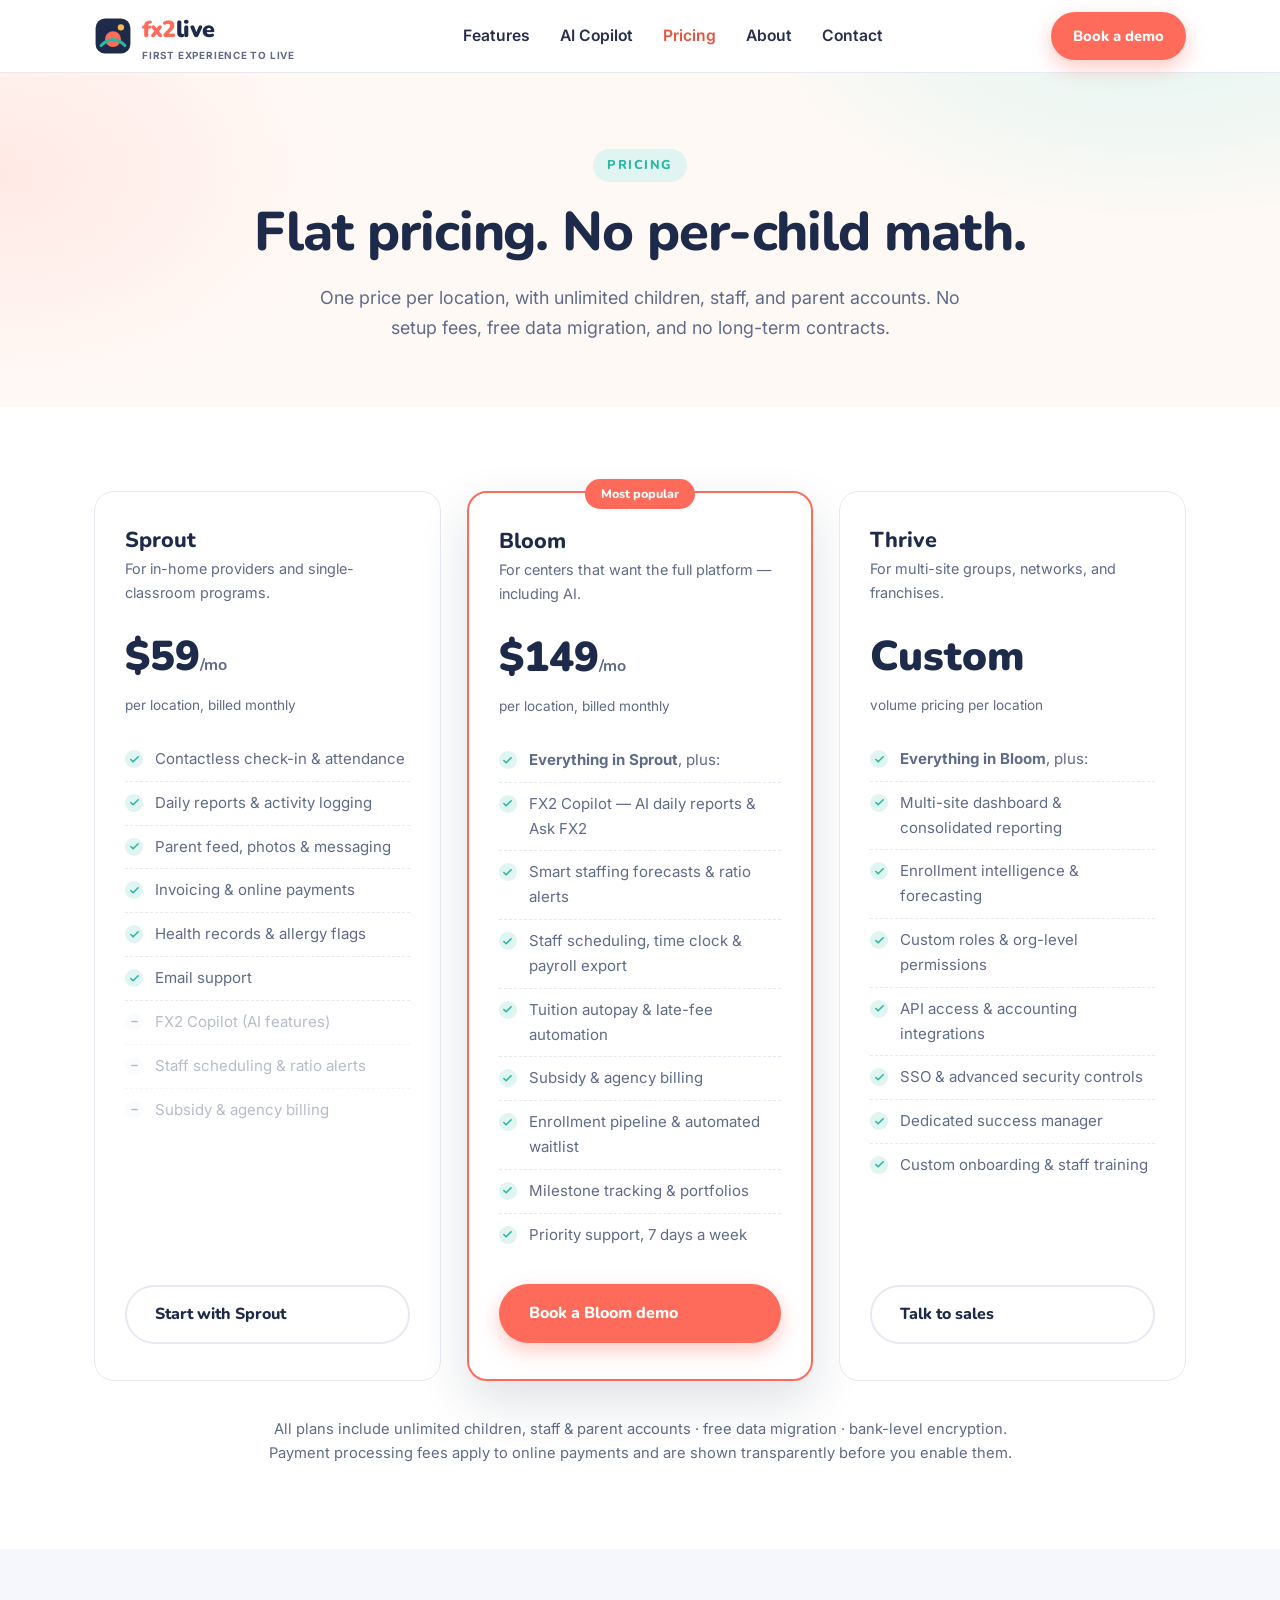
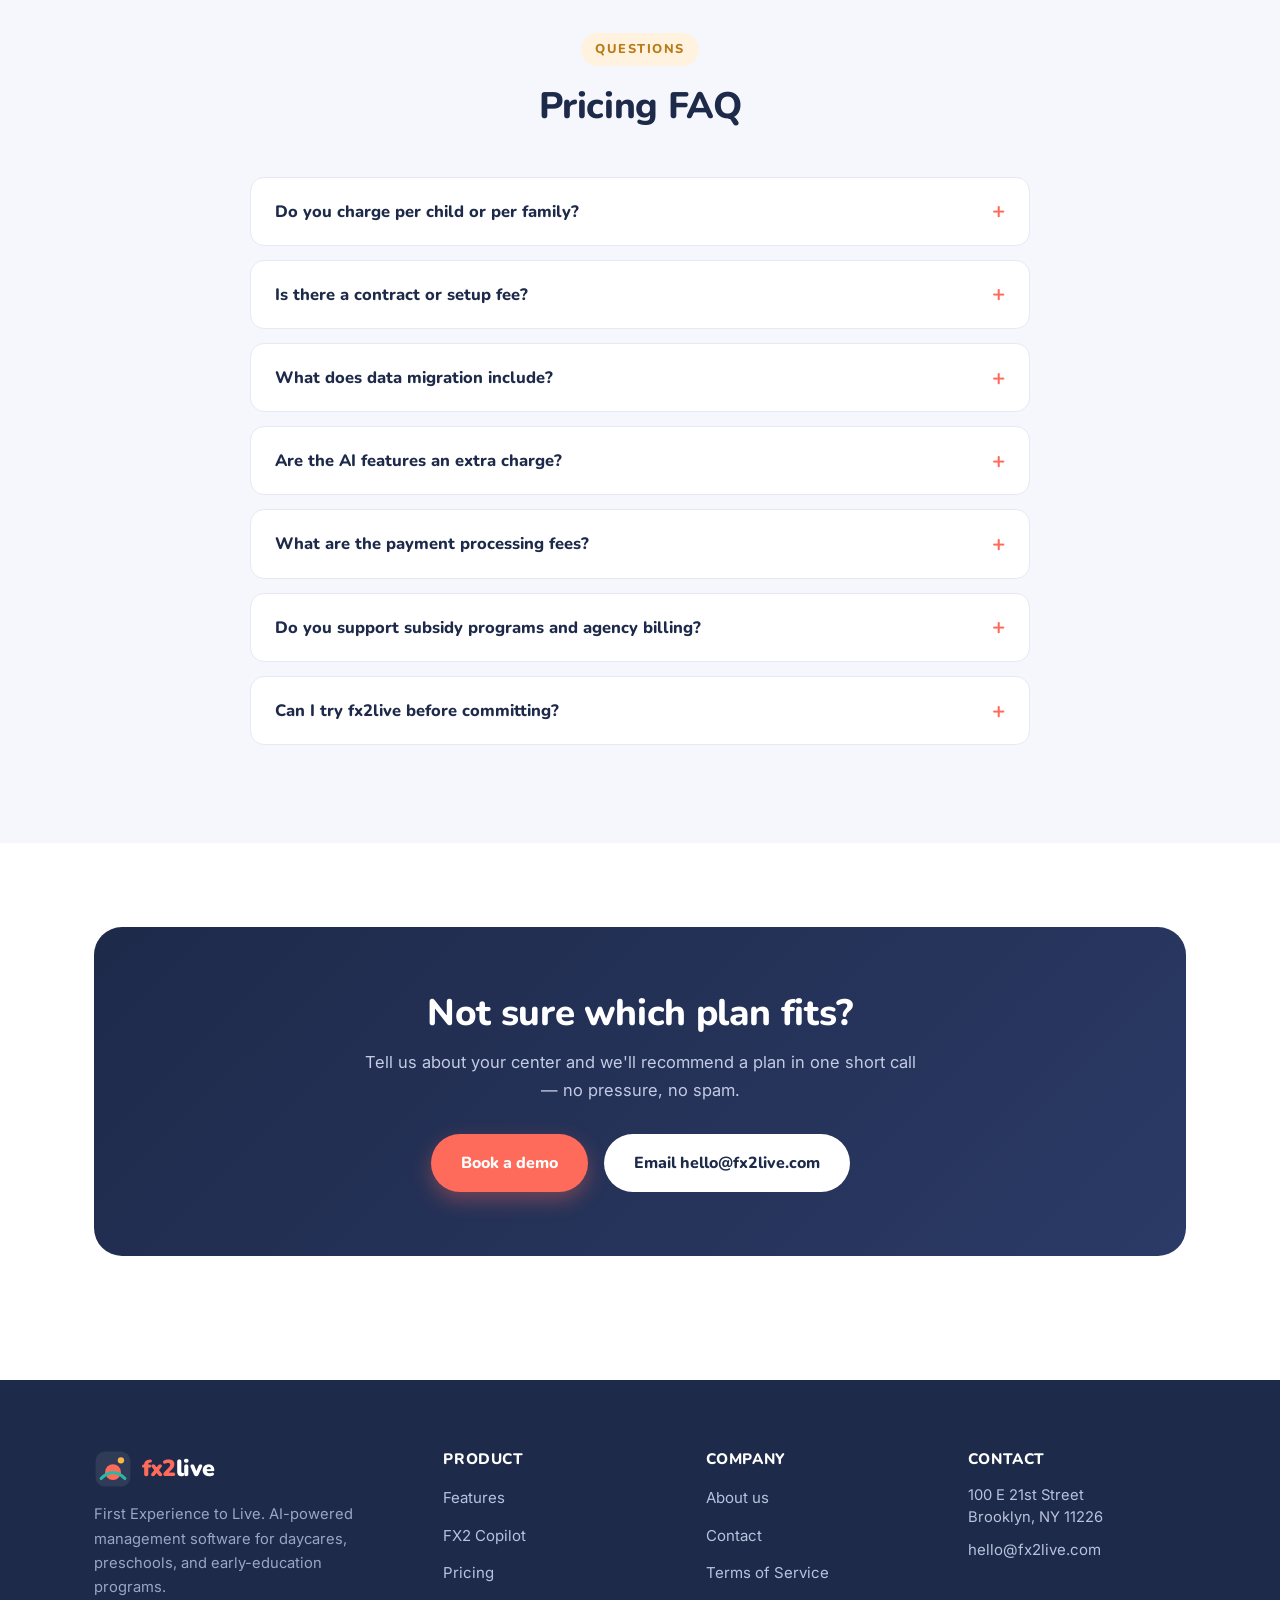
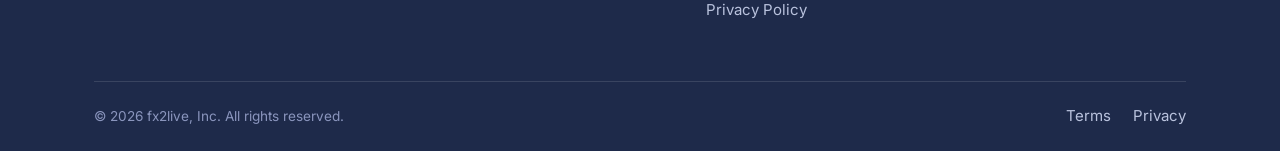
<file: pricing.html>
<!DOCTYPE html>
<html lang="en">
<head>
  <meta charset="UTF-8">
  <meta name="viewport" content="width=device-width, initial-scale=1.0">
  <title>Pricing — fx2live Daycare Management Software</title>
  <meta name="description" content="Simple, flat pricing for fx2live daycare management software. Unlimited children, staff, and parent accounts on every plan. No setup fees, free migration.">
  <link rel="icon" href="data:image/svg+xml,%3Csvg xmlns='http://www.w3.org/2000/svg' viewBox='0 0 48 48'%3E%3Crect x='2' y='2' width='44' height='44' rx='12' fill='%231e2a4a'/%3E%3Ccircle cx='24' cy='28' r='10' fill='%23ff6b5b'/%3E%3Cpath d='M9 36 Q24 21 39 36' stroke='%232bb8a3' stroke-width='4' fill='none' stroke-linecap='round'/%3E%3Ccircle cx='34' cy='13' r='4' fill='%23ffb648'/%3E%3C/svg%3E">
  <link rel="preconnect" href="https://fonts.googleapis.com">
  <link rel="preconnect" href="https://fonts.gstatic.com" crossorigin>
  <link href="https://fonts.googleapis.com/css2?family=Inter:wght@400;600;700&family=Nunito:wght@700;800;900&display=swap" rel="stylesheet">
  <link rel="stylesheet" href="css/styles.css">
</head>
<body>

  <header class="site-header">
    <div class="container nav">
      <a class="logo" href="index.html" aria-label="fx2live home">
        <svg class="logo-mark" viewBox="0 0 48 48" xmlns="http://www.w3.org/2000/svg" aria-hidden="true">
          <rect x="2" y="2" width="44" height="44" rx="12" fill="#1e2a4a"/>
          <circle cx="24" cy="28" r="10" fill="#ff6b5b"/>
          <path d="M9 36 Q24 21 39 36" stroke="#2bb8a3" stroke-width="4" fill="none" stroke-linecap="round"/>
          <circle cx="34" cy="13" r="4" fill="#ffb648"/>
        </svg>
        <span>
          <span class="logo-text"><span class="fx">fx2</span>live</span>
          <span class="logo-tag">First Experience to Live</span>
        </span>
      </a>
      <ul class="nav-links">
        <li><a href="features.html">Features</a></li>
        <li><a href="ai.html">AI Copilot</a></li>
        <li><a href="pricing.html" class="active">Pricing</a></li>
        <li><a href="about.html">About</a></li>
        <li><a href="contact.html">Contact</a></li>
      </ul>
      <div class="nav-cta">
        <a class="btn btn-primary btn-sm" href="contact.html">Book a demo</a>
        <button class="nav-toggle" aria-label="Toggle menu"><span></span><span></span><span></span></button>
      </div>
    </div>
  </header>

  <section class="page-hero">
    <div class="container">
      <span class="eyebrow">Pricing</span>
      <h1>Flat pricing. No per-child math.</h1>
      <p>One price per location, with unlimited children, staff, and parent accounts. No setup fees, free data migration, and no long-term contracts.</p>
    </div>
  </section>

  <section>
    <div class="container">
      <div class="pricing-grid">
        <!-- SPROUT -->
        <div class="price-card">
          <h3>Sprout</h3>
          <p class="plan-for">For in-home providers and single-classroom programs.</p>
          <div class="price">$59<small>/mo</small></div>
          <p class="per">per location, billed monthly</p>
          <ul>
            <li>Contactless check-in &amp; attendance</li>
            <li>Daily reports &amp; activity logging</li>
            <li>Parent feed, photos &amp; messaging</li>
            <li>Invoicing &amp; online payments</li>
            <li>Health records &amp; allergy flags</li>
            <li>Email support</li>
            <li class="na">FX2 Copilot (AI features)</li>
            <li class="na">Staff scheduling &amp; ratio alerts</li>
            <li class="na">Subsidy &amp; agency billing</li>
          </ul>
          <a class="btn btn-outline" href="contact.html">Start with Sprout</a>
        </div>

        <!-- BLOOM -->
        <div class="price-card featured">
          <span class="plan-badge">Most popular</span>
          <h3>Bloom</h3>
          <p class="plan-for">For centers that want the full platform — including AI.</p>
          <div class="price">$149<small>/mo</small></div>
          <p class="per">per location, billed monthly</p>
          <ul>
            <li><strong>Everything in Sprout</strong>, plus:</li>
            <li>FX2 Copilot — AI daily reports &amp; Ask FX2</li>
            <li>Smart staffing forecasts &amp; ratio alerts</li>
            <li>Staff scheduling, time clock &amp; payroll export</li>
            <li>Tuition autopay &amp; late-fee automation</li>
            <li>Subsidy &amp; agency billing</li>
            <li>Enrollment pipeline &amp; automated waitlist</li>
            <li>Milestone tracking &amp; portfolios</li>
            <li>Priority support, 7 days a week</li>
          </ul>
          <a class="btn btn-primary" href="contact.html">Book a Bloom demo</a>
        </div>

        <!-- THRIVE -->
        <div class="price-card">
          <h3>Thrive</h3>
          <p class="plan-for">For multi-site groups, networks, and franchises.</p>
          <div class="price">Custom</div>
          <p class="per">volume pricing per location</p>
          <ul>
            <li><strong>Everything in Bloom</strong>, plus:</li>
            <li>Multi-site dashboard &amp; consolidated reporting</li>
            <li>Enrollment intelligence &amp; forecasting</li>
            <li>Custom roles &amp; org-level permissions</li>
            <li>API access &amp; accounting integrations</li>
            <li>SSO &amp; advanced security controls</li>
            <li>Dedicated success manager</li>
            <li>Custom onboarding &amp; staff training</li>
          </ul>
          <a class="btn btn-outline" href="contact.html">Talk to sales</a>
        </div>
      </div>

      <p class="center" style="margin-top:36px;font-size:0.92rem;">All plans include unlimited children, staff &amp; parent accounts · free data migration · bank-level encryption.<br>Payment processing fees apply to online payments and are shown transparently before you enable them.</p>
    </div>
  </section>

  <!-- ============ FAQ ============ -->
  <section class="bg-cool">
    <div class="container">
      <div class="section-head center">
        <span class="eyebrow gold">Questions</span>
        <h2>Pricing FAQ</h2>
      </div>
      <div class="faq">
        <details>
          <summary>Do you charge per child or per family?</summary>
          <p>No. Every fx2live plan is a flat monthly price per location with unlimited children, staff, and parent accounts. Your software bill doesn't grow just because your enrollment does.</p>
        </details>
        <details>
          <summary>Is there a contract or setup fee?</summary>
          <p>No setup fees and no long-term contracts — plans are month to month and you can cancel anytime. Annual billing is available with a discount if you prefer it.</p>
        </details>
        <details>
          <summary>What does data migration include?</summary>
          <p>Our onboarding team imports your family profiles, contacts, authorized pickups, health records, balances, and schedules from your current software or spreadsheets — free on every plan.</p>
        </details>
        <details>
          <summary>Are the AI features an extra charge?</summary>
          <p>FX2 Copilot is included in Bloom and Thrive at no additional cost. Fair-use limits apply to keep the service fast for everyone; centers rarely reach them in normal use.</p>
        </details>
        <details>
          <summary>What are the payment processing fees?</summary>
          <p>When families pay online, standard processing fees apply (a small percentage per card transaction, less for bank transfers). You choose whether the center or the family covers them, and rates are shown clearly before you enable payments.</p>
        </details>
        <details>
          <summary>Do you support subsidy programs and agency billing?</summary>
          <p>Yes — Bloom and Thrive support subsidy tracking, co-pay splits, and third-party agency statements, including workflows used by New York programs and similar programs in other states.</p>
        </details>
        <details>
          <summary>Can I try fx2live before committing?</summary>
          <p>Yes. Book a demo and we'll set up a sandbox center configured with your rooms, rates, and routines so your team can click around before you decide.</p>
        </details>
      </div>
    </div>
  </section>

  <!-- ============ CTA ============ -->
  <section>
    <div class="container">
      <div class="band">
        <h2>Not sure which plan fits?</h2>
        <p>Tell us about your center and we'll recommend a plan in one short call — no pressure, no spam.</p>
        <div class="band-actions">
          <a class="btn btn-primary" href="contact.html">Book a demo</a>
          <a class="btn btn-light" href="mailto:hello@fx2live.com">Email hello@fx2live.com</a>
        </div>
      </div>
    </div>
  </section>

  <footer class="site-footer">
    <div class="container">
      <div class="footer-grid">
        <div class="footer-about">
          <a class="logo" href="index.html">
            <svg class="logo-mark" viewBox="0 0 48 48" xmlns="http://www.w3.org/2000/svg" aria-hidden="true">
              <rect x="2" y="2" width="44" height="44" rx="12" fill="#ffffff" opacity="0.08"/>
              <circle cx="24" cy="28" r="10" fill="#ff6b5b"/>
              <path d="M9 36 Q24 21 39 36" stroke="#2bb8a3" stroke-width="4" fill="none" stroke-linecap="round"/>
              <circle cx="34" cy="13" r="4" fill="#ffb648"/>
            </svg>
            <span><span class="logo-text"><span class="fx">fx2</span>live</span></span>
          </a>
          <p>First Experience to Live. AI-powered management software for daycares, preschools, and early-education programs.</p>
        </div>
        <div>
          <h4>Product</h4>
          <ul>
            <li><a href="features.html">Features</a></li>
            <li><a href="ai.html">FX2 Copilot</a></li>
            <li><a href="pricing.html">Pricing</a></li>
          </ul>
        </div>
        <div>
          <h4>Company</h4>
          <ul>
            <li><a href="about.html">About us</a></li>
            <li><a href="contact.html">Contact</a></li>
            <li><a href="terms.html">Terms of Service</a></li>
            <li><a href="privacy.html">Privacy Policy</a></li>
          </ul>
        </div>
        <div>
          <h4>Contact</h4>
          <ul class="footer-contact">
            <li>100 E 21st Street<br>Brooklyn, NY 11226</li>
            <li><a href="mailto:hello@fx2live.com">hello@fx2live.com</a></li>
          </ul>
        </div>
      </div>
      <div class="footer-bottom">
        <span>© <span data-year>2026</span> fx2live, Inc. All rights reserved.</span>
        <div class="legal-links">
          <a href="terms.html">Terms</a>
          <a href="privacy.html">Privacy</a>
        </div>
      </div>
    </div>
  </footer>

  <script src="js/main.js"></script>
</body>
</html>
</file>
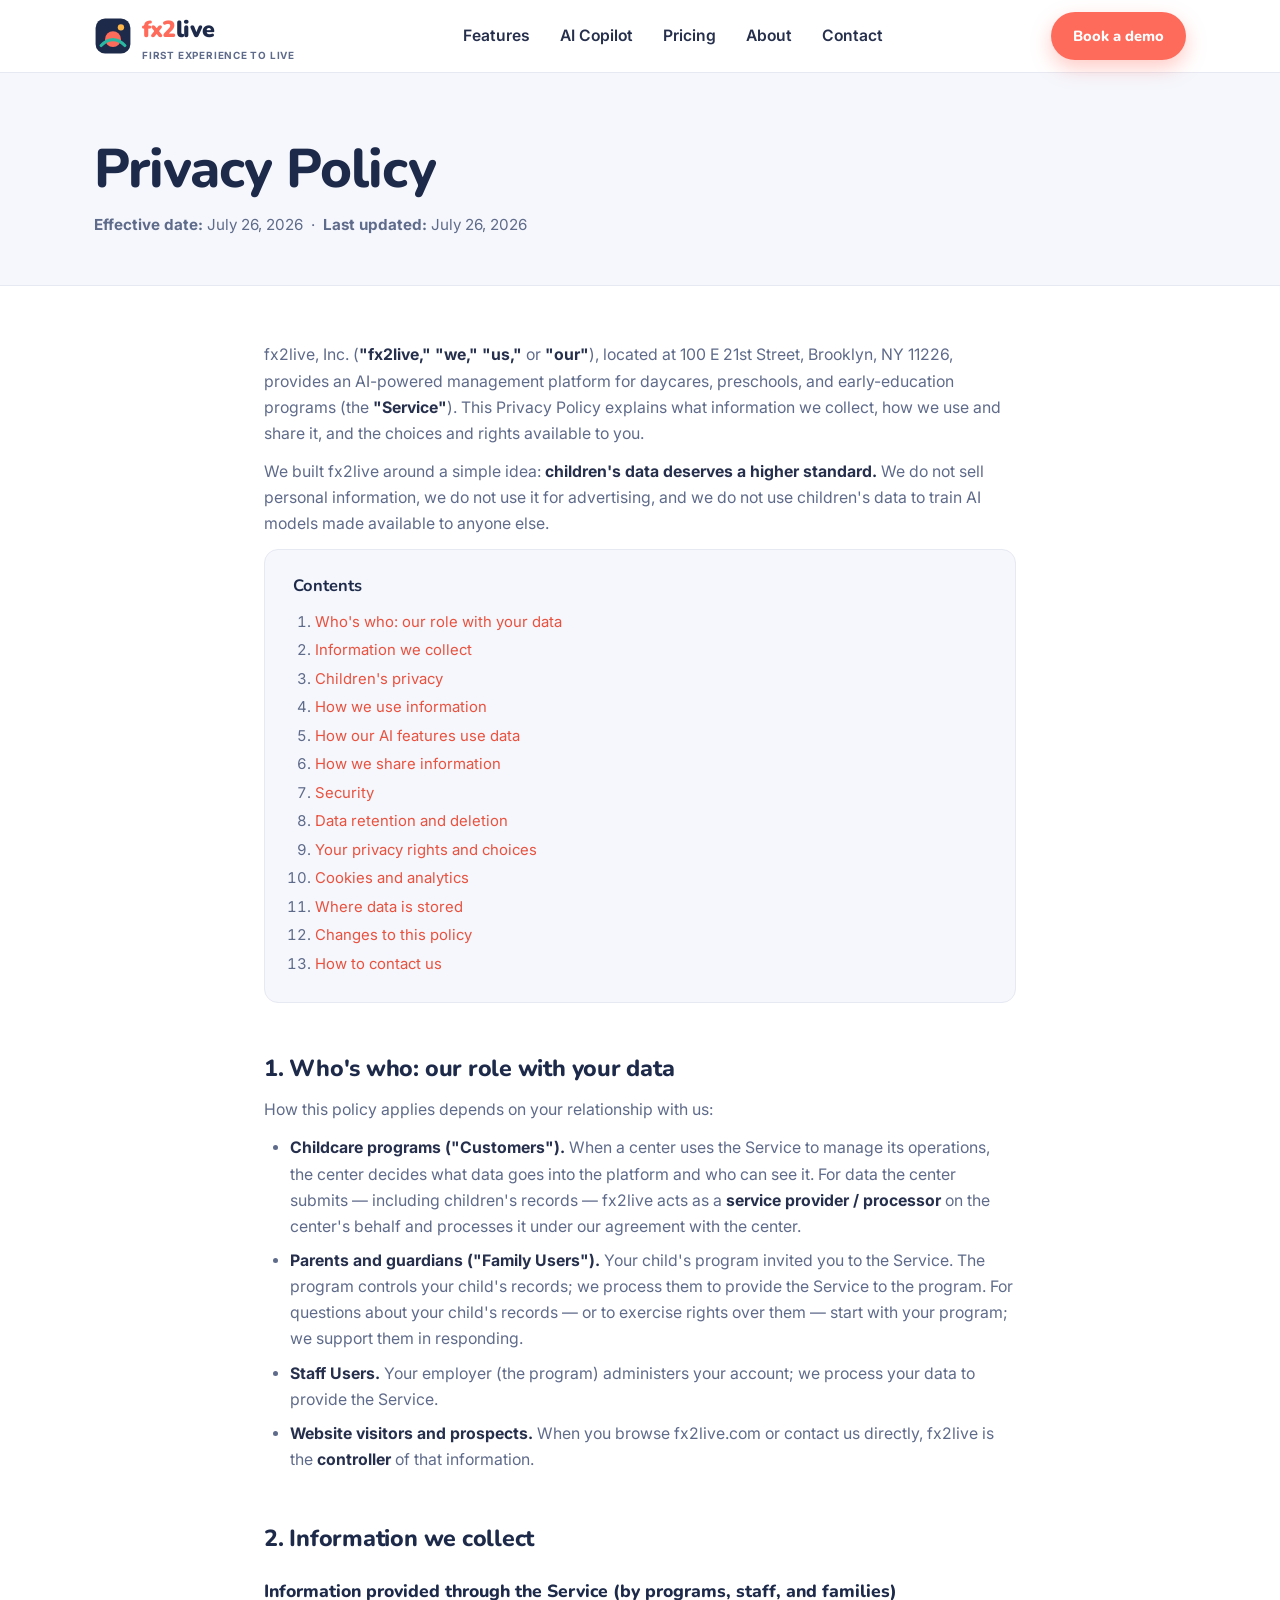
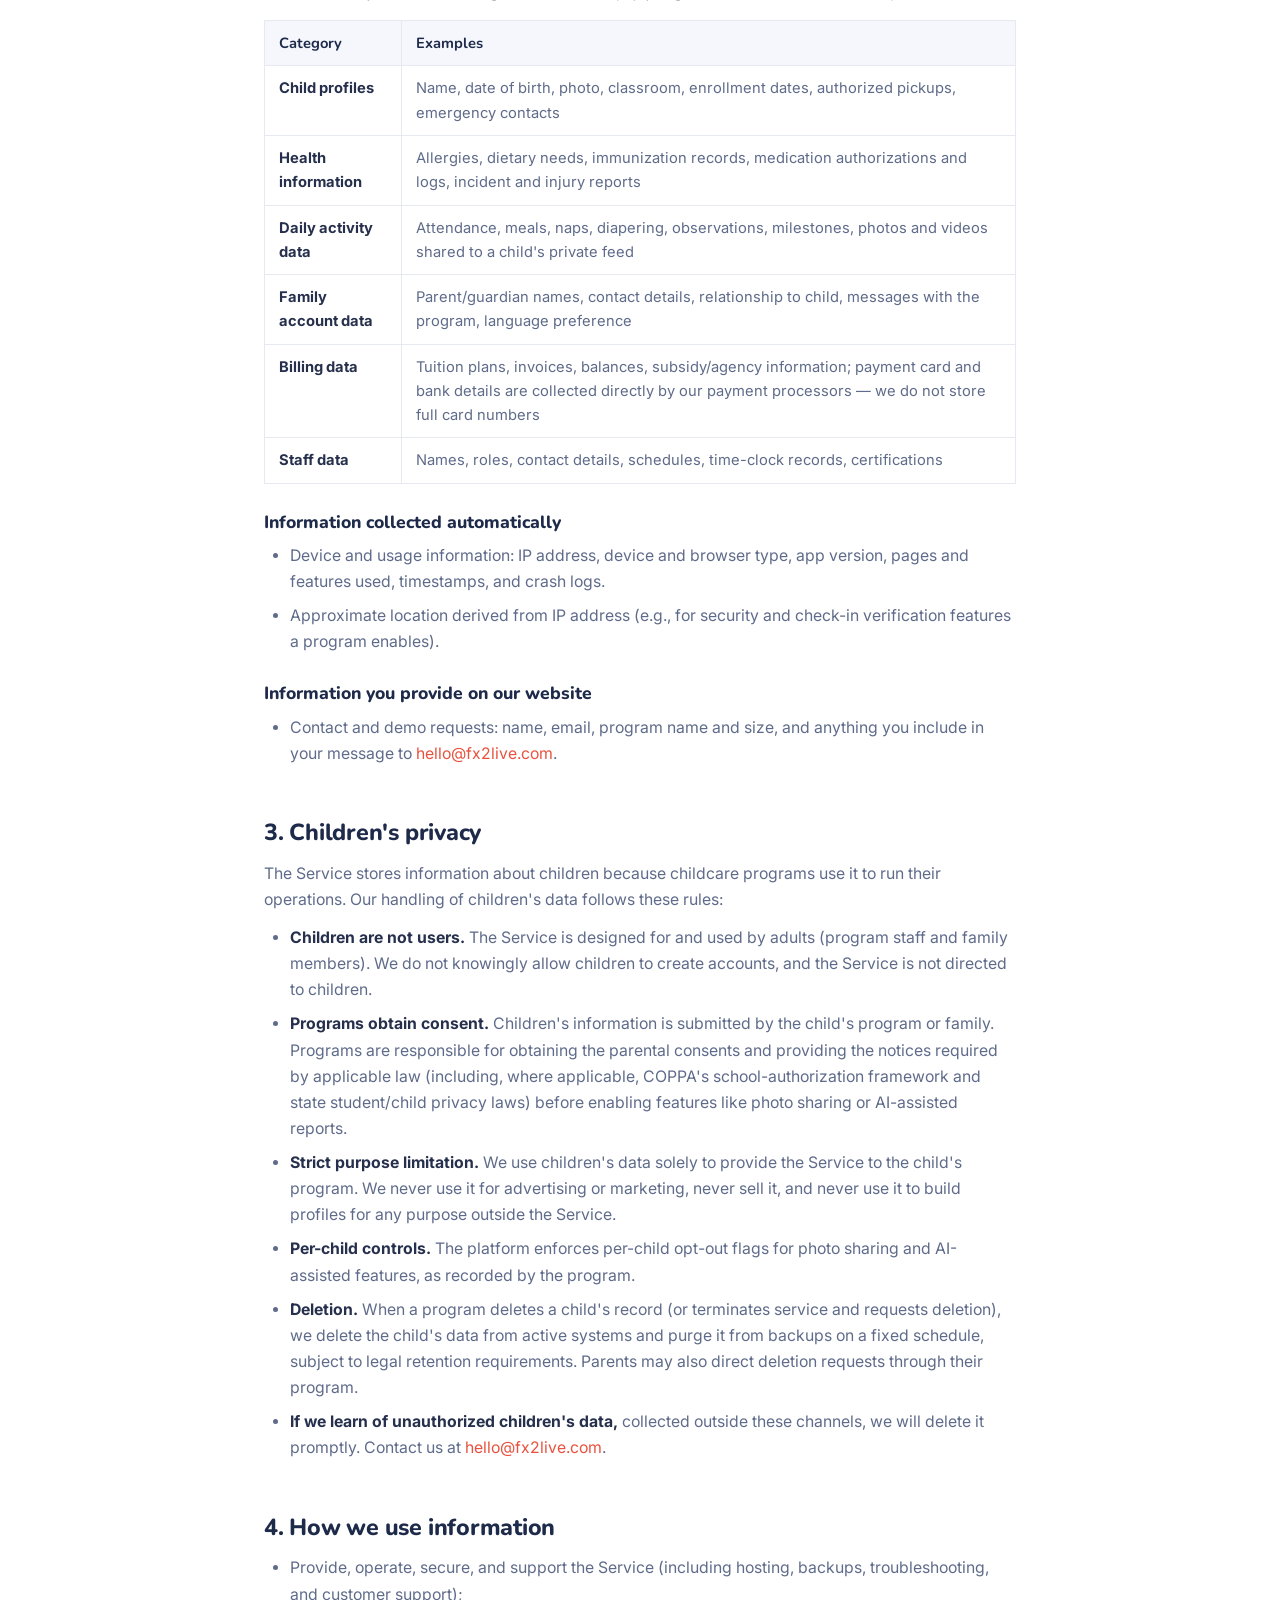
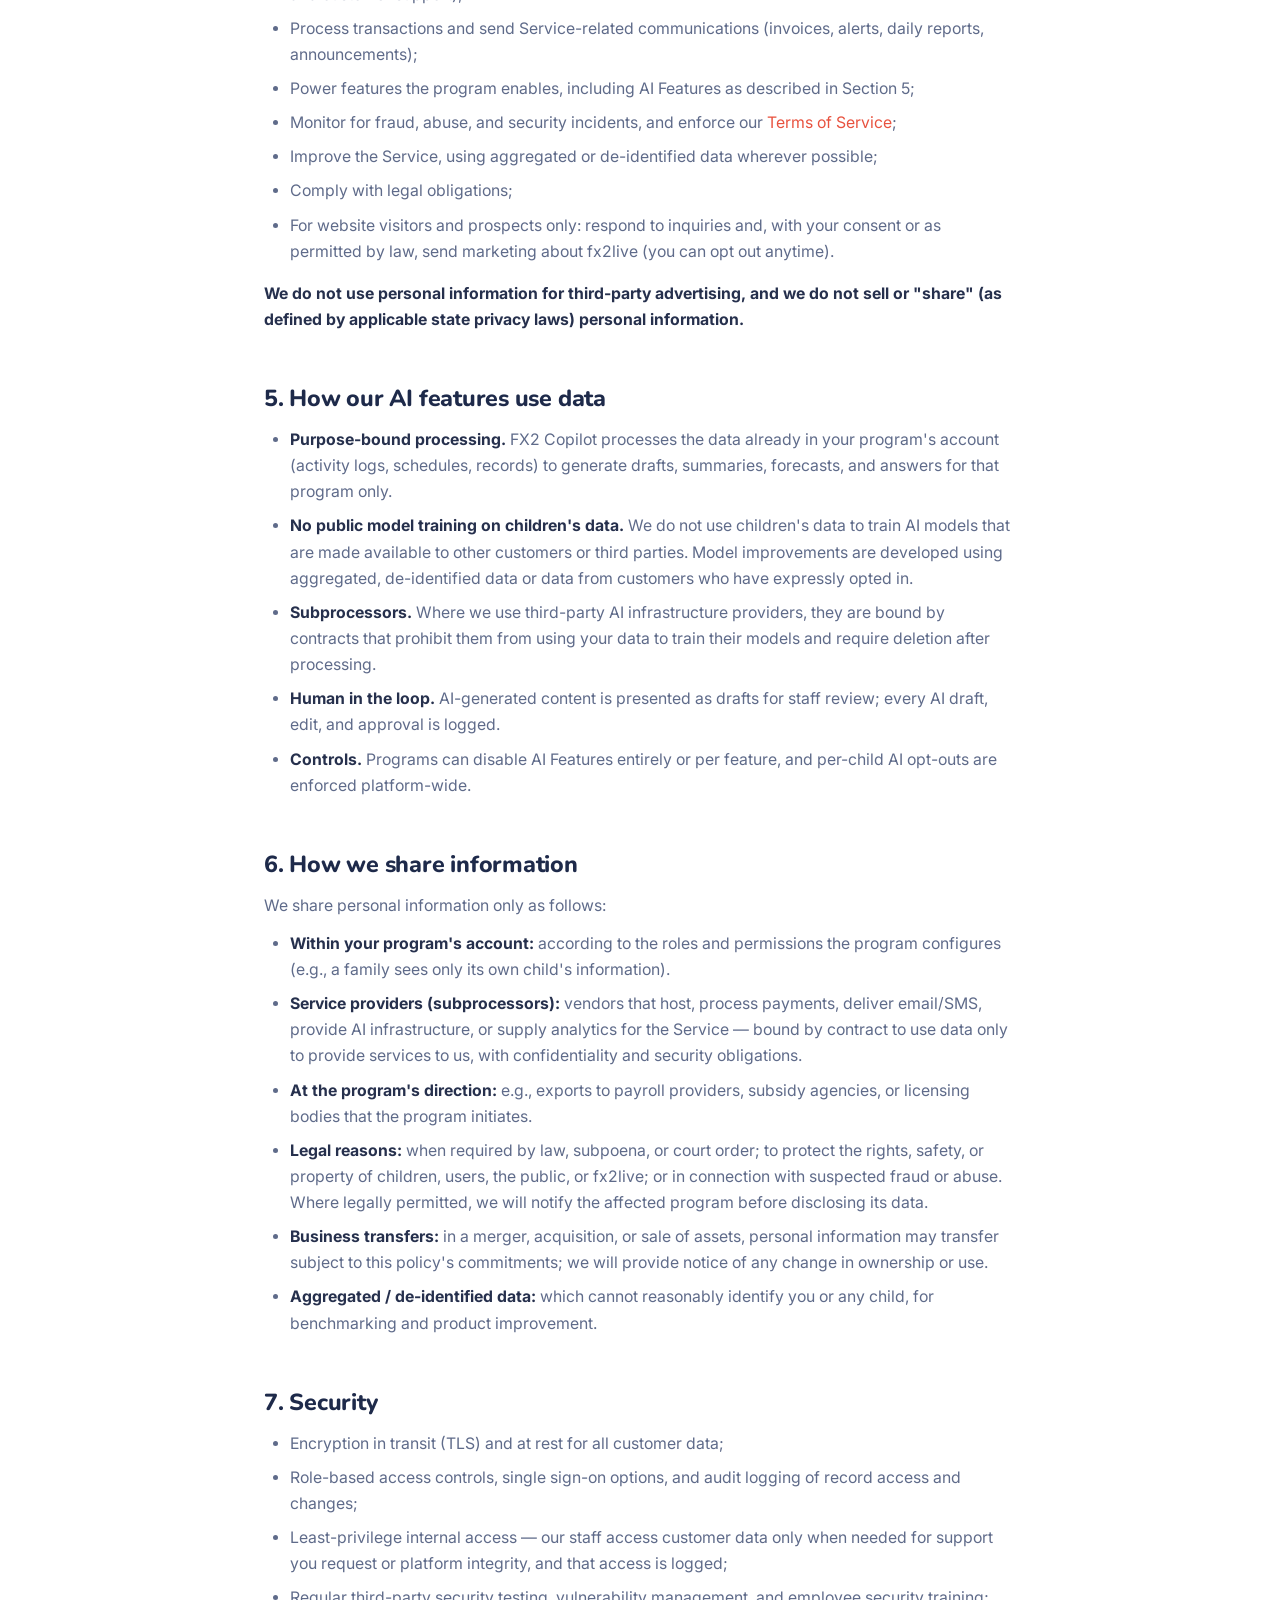
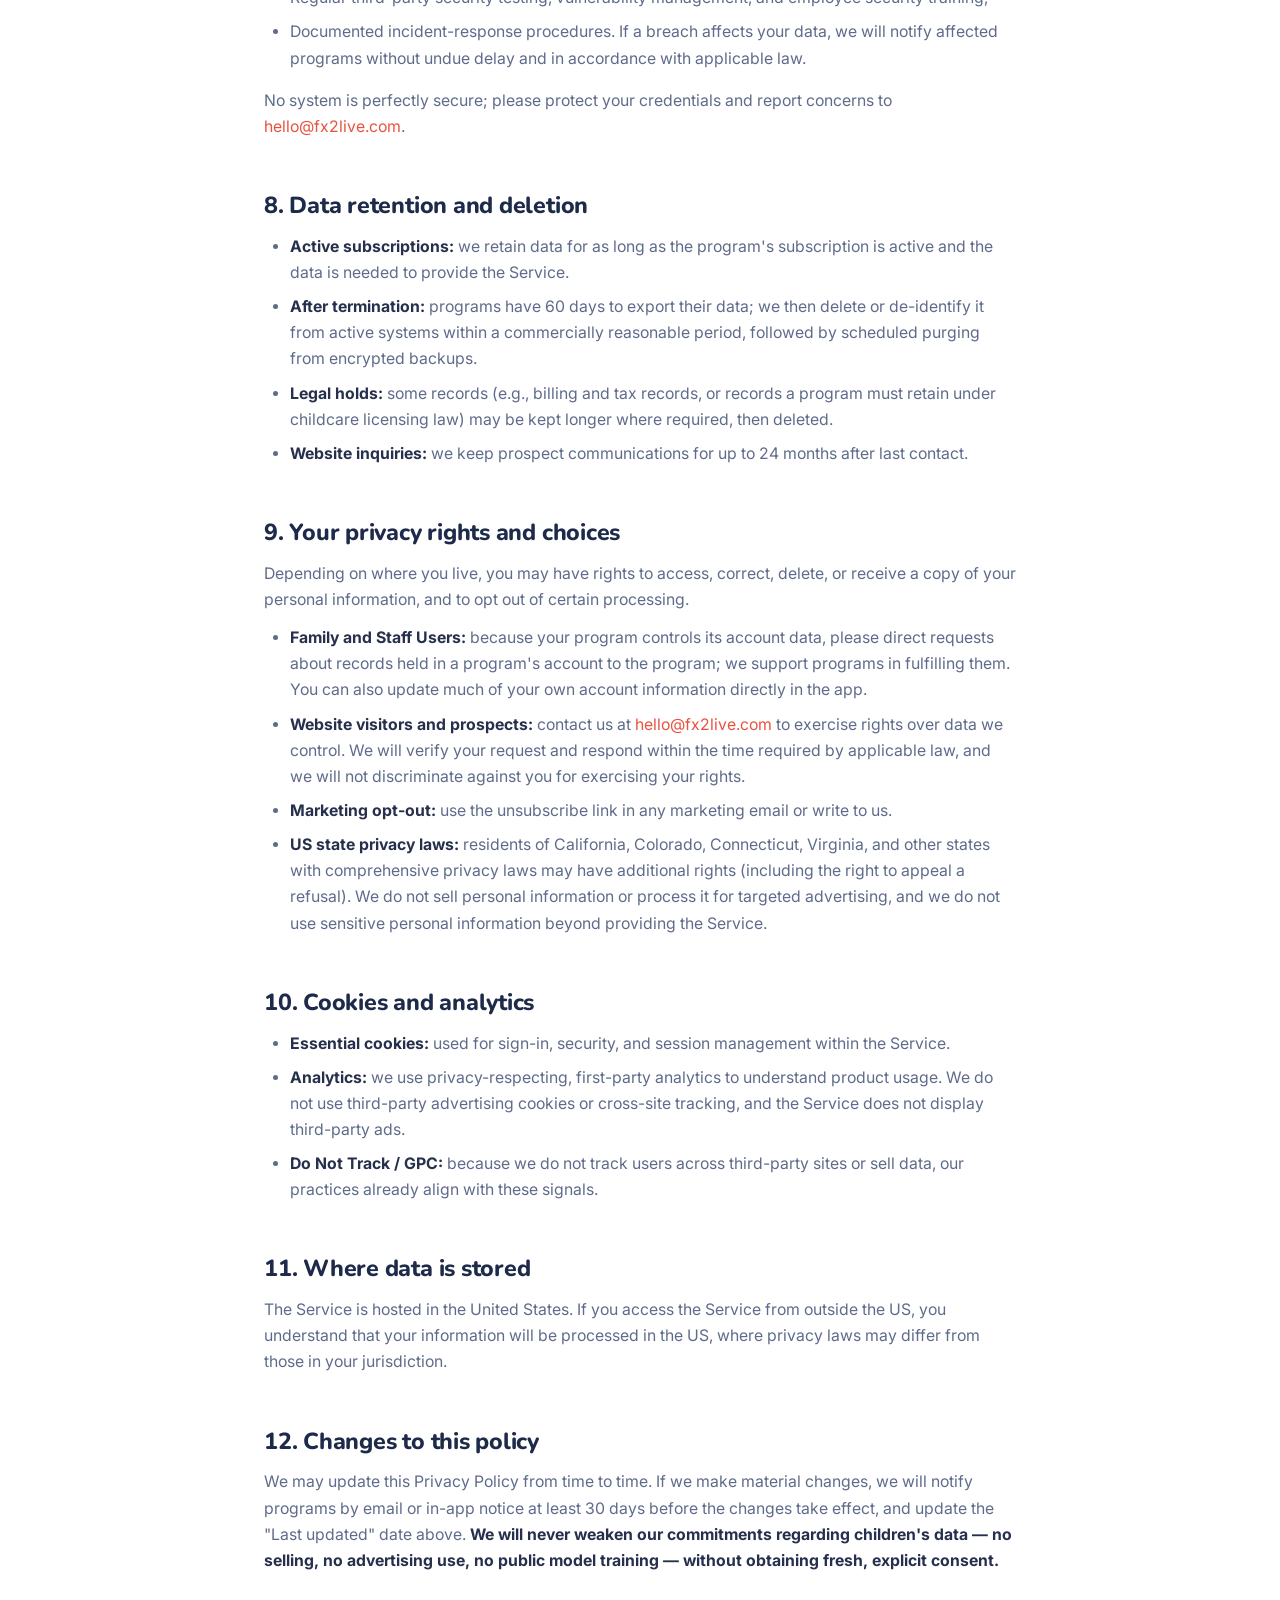
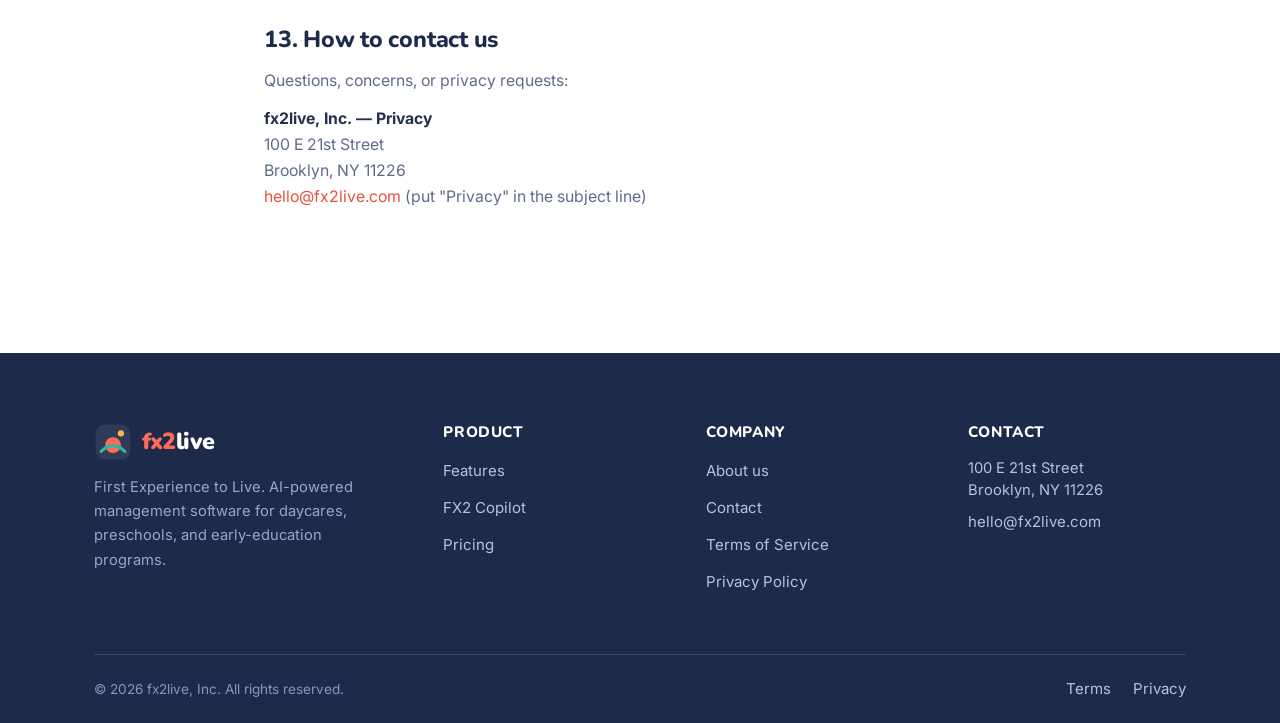
<file: privacy.html>
<!DOCTYPE html>
<html lang="en">
<head>
  <meta charset="UTF-8">
  <meta name="viewport" content="width=device-width, initial-scale=1.0">
  <title>Privacy Policy — fx2live</title>
  <meta name="description" content="Privacy Policy for fx2live, the AI-powered daycare and childcare management platform. How we collect, use, and protect data — including children's data.">
  <meta name="robots" content="noindex">
  <link rel="icon" href="data:image/svg+xml,%3Csvg xmlns='http://www.w3.org/2000/svg' viewBox='0 0 48 48'%3E%3Crect x='2' y='2' width='44' height='44' rx='12' fill='%231e2a4a'/%3E%3Ccircle cx='24' cy='28' r='10' fill='%23ff6b5b'/%3E%3Cpath d='M9 36 Q24 21 39 36' stroke='%232bb8a3' stroke-width='4' fill='none' stroke-linecap='round'/%3E%3Ccircle cx='34' cy='13' r='4' fill='%23ffb648'/%3E%3C/svg%3E">
  <link rel="preconnect" href="https://fonts.googleapis.com">
  <link rel="preconnect" href="https://fonts.gstatic.com" crossorigin>
  <link href="https://fonts.googleapis.com/css2?family=Inter:wght@400;600;700&family=Nunito:wght@700;800;900&display=swap" rel="stylesheet">
  <link rel="stylesheet" href="css/styles.css">
</head>
<body>

  <header class="site-header">
    <div class="container nav">
      <a class="logo" href="index.html" aria-label="fx2live home">
        <svg class="logo-mark" viewBox="0 0 48 48" xmlns="http://www.w3.org/2000/svg" aria-hidden="true">
          <rect x="2" y="2" width="44" height="44" rx="12" fill="#1e2a4a"/>
          <circle cx="24" cy="28" r="10" fill="#ff6b5b"/>
          <path d="M9 36 Q24 21 39 36" stroke="#2bb8a3" stroke-width="4" fill="none" stroke-linecap="round"/>
          <circle cx="34" cy="13" r="4" fill="#ffb648"/>
        </svg>
        <span>
          <span class="logo-text"><span class="fx">fx2</span>live</span>
          <span class="logo-tag">First Experience to Live</span>
        </span>
      </a>
      <ul class="nav-links">
        <li><a href="features.html">Features</a></li>
        <li><a href="ai.html">AI Copilot</a></li>
        <li><a href="pricing.html">Pricing</a></li>
        <li><a href="about.html">About</a></li>
        <li><a href="contact.html">Contact</a></li>
      </ul>
      <div class="nav-cta">
        <a class="btn btn-primary btn-sm" href="contact.html">Book a demo</a>
        <button class="nav-toggle" aria-label="Toggle menu"><span></span><span></span><span></span></button>
      </div>
    </div>
  </header>

  <div class="legal-hero">
    <div class="container">
      <h1>Privacy Policy</h1>
      <p><strong>Effective date:</strong> July 26, 2026 &nbsp;·&nbsp; <strong>Last updated:</strong> July 26, 2026</p>
    </div>
  </div>

  <main class="legal">
    <p>fx2live, Inc. (<strong>"fx2live," "we," "us,"</strong> or <strong>"our"</strong>), located at 100 E 21st Street, Brooklyn, NY 11226, provides an AI-powered management platform for daycares, preschools, and early-education programs (the <strong>"Service"</strong>). This Privacy Policy explains what information we collect, how we use and share it, and the choices and rights available to you.</p>
    <p>We built fx2live around a simple idea: <strong>children's data deserves a higher standard.</strong> We do not sell personal information, we do not use it for advertising, and we do not use children's data to train AI models made available to anyone else.</p>

    <div class="legal-toc">
      <b>Contents</b>
      <ol>
        <li><a href="#roles">Who's who: our role with your data</a></li>
        <li><a href="#collect">Information we collect</a></li>
        <li><a href="#children">Children's privacy</a></li>
        <li><a href="#use">How we use information</a></li>
        <li><a href="#ai">How our AI features use data</a></li>
        <li><a href="#share">How we share information</a></li>
        <li><a href="#security">Security</a></li>
        <li><a href="#retention">Data retention and deletion</a></li>
        <li><a href="#rights">Your privacy rights and choices</a></li>
        <li><a href="#cookies">Cookies and analytics</a></li>
        <li><a href="#location">Where data is stored</a></li>
        <li><a href="#changes">Changes to this policy</a></li>
        <li><a href="#contact">How to contact us</a></li>
      </ol>
    </div>

    <h2 id="roles">1. Who's who: our role with your data</h2>
    <p>How this policy applies depends on your relationship with us:</p>
    <ul>
      <li><strong>Childcare programs ("Customers").</strong> When a center uses the Service to manage its operations, the center decides what data goes into the platform and who can see it. For data the center submits — including children's records — fx2live acts as a <strong>service provider / processor</strong> on the center's behalf and processes it under our agreement with the center.</li>
      <li><strong>Parents and guardians ("Family Users").</strong> Your child's program invited you to the Service. The program controls your child's records; we process them to provide the Service to the program. For questions about your child's records — or to exercise rights over them — start with your program; we support them in responding.</li>
      <li><strong>Staff Users.</strong> Your employer (the program) administers your account; we process your data to provide the Service.</li>
      <li><strong>Website visitors and prospects.</strong> When you browse fx2live.com or contact us directly, fx2live is the <strong>controller</strong> of that information.</li>
    </ul>

    <h2 id="collect">2. Information we collect</h2>
    <h3>Information provided through the Service (by programs, staff, and families)</h3>
    <table>
      <tr><th>Category</th><th>Examples</th></tr>
      <tr><td><strong>Child profiles</strong></td><td>Name, date of birth, photo, classroom, enrollment dates, authorized pickups, emergency contacts</td></tr>
      <tr><td><strong>Health information</strong></td><td>Allergies, dietary needs, immunization records, medication authorizations and logs, incident and injury reports</td></tr>
      <tr><td><strong>Daily activity data</strong></td><td>Attendance, meals, naps, diapering, observations, milestones, photos and videos shared to a child's private feed</td></tr>
      <tr><td><strong>Family account data</strong></td><td>Parent/guardian names, contact details, relationship to child, messages with the program, language preference</td></tr>
      <tr><td><strong>Billing data</strong></td><td>Tuition plans, invoices, balances, subsidy/agency information; payment card and bank details are collected directly by our payment processors — we do not store full card numbers</td></tr>
      <tr><td><strong>Staff data</strong></td><td>Names, roles, contact details, schedules, time-clock records, certifications</td></tr>
    </table>
    <h3>Information collected automatically</h3>
    <ul>
      <li>Device and usage information: IP address, device and browser type, app version, pages and features used, timestamps, and crash logs.</li>
      <li>Approximate location derived from IP address (e.g., for security and check-in verification features a program enables).</li>
    </ul>
    <h3>Information you provide on our website</h3>
    <ul>
      <li>Contact and demo requests: name, email, program name and size, and anything you include in your message to <a href="mailto:hello@fx2live.com">hello@fx2live.com</a>.</li>
    </ul>

    <h2 id="children">3. Children's privacy</h2>
    <p>The Service stores information about children because childcare programs use it to run their operations. Our handling of children's data follows these rules:</p>
    <ul>
      <li><strong>Children are not users.</strong> The Service is designed for and used by adults (program staff and family members). We do not knowingly allow children to create accounts, and the Service is not directed to children.</li>
      <li><strong>Programs obtain consent.</strong> Children's information is submitted by the child's program or family. Programs are responsible for obtaining the parental consents and providing the notices required by applicable law (including, where applicable, COPPA's school-authorization framework and state student/child privacy laws) before enabling features like photo sharing or AI-assisted reports.</li>
      <li><strong>Strict purpose limitation.</strong> We use children's data solely to provide the Service to the child's program. We never use it for advertising or marketing, never sell it, and never use it to build profiles for any purpose outside the Service.</li>
      <li><strong>Per-child controls.</strong> The platform enforces per-child opt-out flags for photo sharing and AI-assisted features, as recorded by the program.</li>
      <li><strong>Deletion.</strong> When a program deletes a child's record (or terminates service and requests deletion), we delete the child's data from active systems and purge it from backups on a fixed schedule, subject to legal retention requirements. Parents may also direct deletion requests through their program.</li>
      <li><strong>If we learn of unauthorized children's data,</strong> collected outside these channels, we will delete it promptly. Contact us at <a href="mailto:hello@fx2live.com">hello@fx2live.com</a>.</li>
    </ul>

    <h2 id="use">4. How we use information</h2>
    <ul>
      <li>Provide, operate, secure, and support the Service (including hosting, backups, troubleshooting, and customer support);</li>
      <li>Process transactions and send Service-related communications (invoices, alerts, daily reports, announcements);</li>
      <li>Power features the program enables, including AI Features as described in Section 5;</li>
      <li>Monitor for fraud, abuse, and security incidents, and enforce our <a href="terms.html">Terms of Service</a>;</li>
      <li>Improve the Service, using aggregated or de-identified data wherever possible;</li>
      <li>Comply with legal obligations;</li>
      <li>For website visitors and prospects only: respond to inquiries and, with your consent or as permitted by law, send marketing about fx2live (you can opt out anytime).</li>
    </ul>
    <p><strong>We do not use personal information for third-party advertising, and we do not sell or "share" (as defined by applicable state privacy laws) personal information.</strong></p>

    <h2 id="ai">5. How our AI features use data</h2>
    <ul>
      <li><strong>Purpose-bound processing.</strong> FX2 Copilot processes the data already in your program's account (activity logs, schedules, records) to generate drafts, summaries, forecasts, and answers for that program only.</li>
      <li><strong>No public model training on children's data.</strong> We do not use children's data to train AI models that are made available to other customers or third parties. Model improvements are developed using aggregated, de-identified data or data from customers who have expressly opted in.</li>
      <li><strong>Subprocessors.</strong> Where we use third-party AI infrastructure providers, they are bound by contracts that prohibit them from using your data to train their models and require deletion after processing.</li>
      <li><strong>Human in the loop.</strong> AI-generated content is presented as drafts for staff review; every AI draft, edit, and approval is logged.</li>
      <li><strong>Controls.</strong> Programs can disable AI Features entirely or per feature, and per-child AI opt-outs are enforced platform-wide.</li>
    </ul>

    <h2 id="share">6. How we share information</h2>
    <p>We share personal information only as follows:</p>
    <ul>
      <li><strong>Within your program's account:</strong> according to the roles and permissions the program configures (e.g., a family sees only its own child's information).</li>
      <li><strong>Service providers (subprocessors):</strong> vendors that host, process payments, deliver email/SMS, provide AI infrastructure, or supply analytics for the Service — bound by contract to use data only to provide services to us, with confidentiality and security obligations.</li>
      <li><strong>At the program's direction:</strong> e.g., exports to payroll providers, subsidy agencies, or licensing bodies that the program initiates.</li>
      <li><strong>Legal reasons:</strong> when required by law, subpoena, or court order; to protect the rights, safety, or property of children, users, the public, or fx2live; or in connection with suspected fraud or abuse. Where legally permitted, we will notify the affected program before disclosing its data.</li>
      <li><strong>Business transfers:</strong> in a merger, acquisition, or sale of assets, personal information may transfer subject to this policy's commitments; we will provide notice of any change in ownership or use.</li>
      <li><strong>Aggregated / de-identified data:</strong> which cannot reasonably identify you or any child, for benchmarking and product improvement.</li>
    </ul>

    <h2 id="security">7. Security</h2>
    <ul>
      <li>Encryption in transit (TLS) and at rest for all customer data;</li>
      <li>Role-based access controls, single sign-on options, and audit logging of record access and changes;</li>
      <li>Least-privilege internal access — our staff access customer data only when needed for support you request or platform integrity, and that access is logged;</li>
      <li>Regular third-party security testing, vulnerability management, and employee security training;</li>
      <li>Documented incident-response procedures. If a breach affects your data, we will notify affected programs without undue delay and in accordance with applicable law.</li>
    </ul>
    <p>No system is perfectly secure; please protect your credentials and report concerns to <a href="mailto:hello@fx2live.com">hello@fx2live.com</a>.</p>

    <h2 id="retention">8. Data retention and deletion</h2>
    <ul>
      <li><strong>Active subscriptions:</strong> we retain data for as long as the program's subscription is active and the data is needed to provide the Service.</li>
      <li><strong>After termination:</strong> programs have 60 days to export their data; we then delete or de-identify it from active systems within a commercially reasonable period, followed by scheduled purging from encrypted backups.</li>
      <li><strong>Legal holds:</strong> some records (e.g., billing and tax records, or records a program must retain under childcare licensing law) may be kept longer where required, then deleted.</li>
      <li><strong>Website inquiries:</strong> we keep prospect communications for up to 24 months after last contact.</li>
    </ul>

    <h2 id="rights">9. Your privacy rights and choices</h2>
    <p>Depending on where you live, you may have rights to access, correct, delete, or receive a copy of your personal information, and to opt out of certain processing.</p>
    <ul>
      <li><strong>Family and Staff Users:</strong> because your program controls its account data, please direct requests about records held in a program's account to the program; we support programs in fulfilling them. You can also update much of your own account information directly in the app.</li>
      <li><strong>Website visitors and prospects:</strong> contact us at <a href="mailto:hello@fx2live.com">hello@fx2live.com</a> to exercise rights over data we control. We will verify your request and respond within the time required by applicable law, and we will not discriminate against you for exercising your rights.</li>
      <li><strong>Marketing opt-out:</strong> use the unsubscribe link in any marketing email or write to us.</li>
      <li><strong>US state privacy laws:</strong> residents of California, Colorado, Connecticut, Virginia, and other states with comprehensive privacy laws may have additional rights (including the right to appeal a refusal). We do not sell personal information or process it for targeted advertising, and we do not use sensitive personal information beyond providing the Service.</li>
    </ul>

    <h2 id="cookies">10. Cookies and analytics</h2>
    <ul>
      <li><strong>Essential cookies:</strong> used for sign-in, security, and session management within the Service.</li>
      <li><strong>Analytics:</strong> we use privacy-respecting, first-party analytics to understand product usage. We do not use third-party advertising cookies or cross-site tracking, and the Service does not display third-party ads.</li>
      <li><strong>Do Not Track / GPC:</strong> because we do not track users across third-party sites or sell data, our practices already align with these signals.</li>
    </ul>

    <h2 id="location">11. Where data is stored</h2>
    <p>The Service is hosted in the United States. If you access the Service from outside the US, you understand that your information will be processed in the US, where privacy laws may differ from those in your jurisdiction.</p>

    <h2 id="changes">12. Changes to this policy</h2>
    <p>We may update this Privacy Policy from time to time. If we make material changes, we will notify programs by email or in-app notice at least 30 days before the changes take effect, and update the "Last updated" date above. <strong>We will never weaken our commitments regarding children's data — no selling, no advertising use, no public model training — without obtaining fresh, explicit consent.</strong></p>

    <h2 id="contact">13. How to contact us</h2>
    <p>Questions, concerns, or privacy requests:</p>
    <p><strong>fx2live, Inc. — Privacy</strong><br>
    100 E 21st Street<br>
    Brooklyn, NY 11226<br>
    <a href="mailto:hello@fx2live.com">hello@fx2live.com</a> (put "Privacy" in the subject line)</p>
  </main>

  <footer class="site-footer">
    <div class="container">
      <div class="footer-grid">
        <div class="footer-about">
          <a class="logo" href="index.html">
            <svg class="logo-mark" viewBox="0 0 48 48" xmlns="http://www.w3.org/2000/svg" aria-hidden="true">
              <rect x="2" y="2" width="44" height="44" rx="12" fill="#ffffff" opacity="0.08"/>
              <circle cx="24" cy="28" r="10" fill="#ff6b5b"/>
              <path d="M9 36 Q24 21 39 36" stroke="#2bb8a3" stroke-width="4" fill="none" stroke-linecap="round"/>
              <circle cx="34" cy="13" r="4" fill="#ffb648"/>
            </svg>
            <span><span class="logo-text"><span class="fx">fx2</span>live</span></span>
          </a>
          <p>First Experience to Live. AI-powered management software for daycares, preschools, and early-education programs.</p>
        </div>
        <div>
          <h4>Product</h4>
          <ul>
            <li><a href="features.html">Features</a></li>
            <li><a href="ai.html">FX2 Copilot</a></li>
            <li><a href="pricing.html">Pricing</a></li>
          </ul>
        </div>
        <div>
          <h4>Company</h4>
          <ul>
            <li><a href="about.html">About us</a></li>
            <li><a href="contact.html">Contact</a></li>
            <li><a href="terms.html">Terms of Service</a></li>
            <li><a href="privacy.html">Privacy Policy</a></li>
          </ul>
        </div>
        <div>
          <h4>Contact</h4>
          <ul class="footer-contact">
            <li>100 E 21st Street<br>Brooklyn, NY 11226</li>
            <li><a href="mailto:hello@fx2live.com">hello@fx2live.com</a></li>
          </ul>
        </div>
      </div>
      <div class="footer-bottom">
        <span>© <span data-year>2026</span> fx2live, Inc. All rights reserved.</span>
        <div class="legal-links">
          <a href="terms.html">Terms</a>
          <a href="privacy.html">Privacy</a>
        </div>
      </div>
    </div>
  </footer>

  <script src="js/main.js"></script>
</body>
</html>
</file>
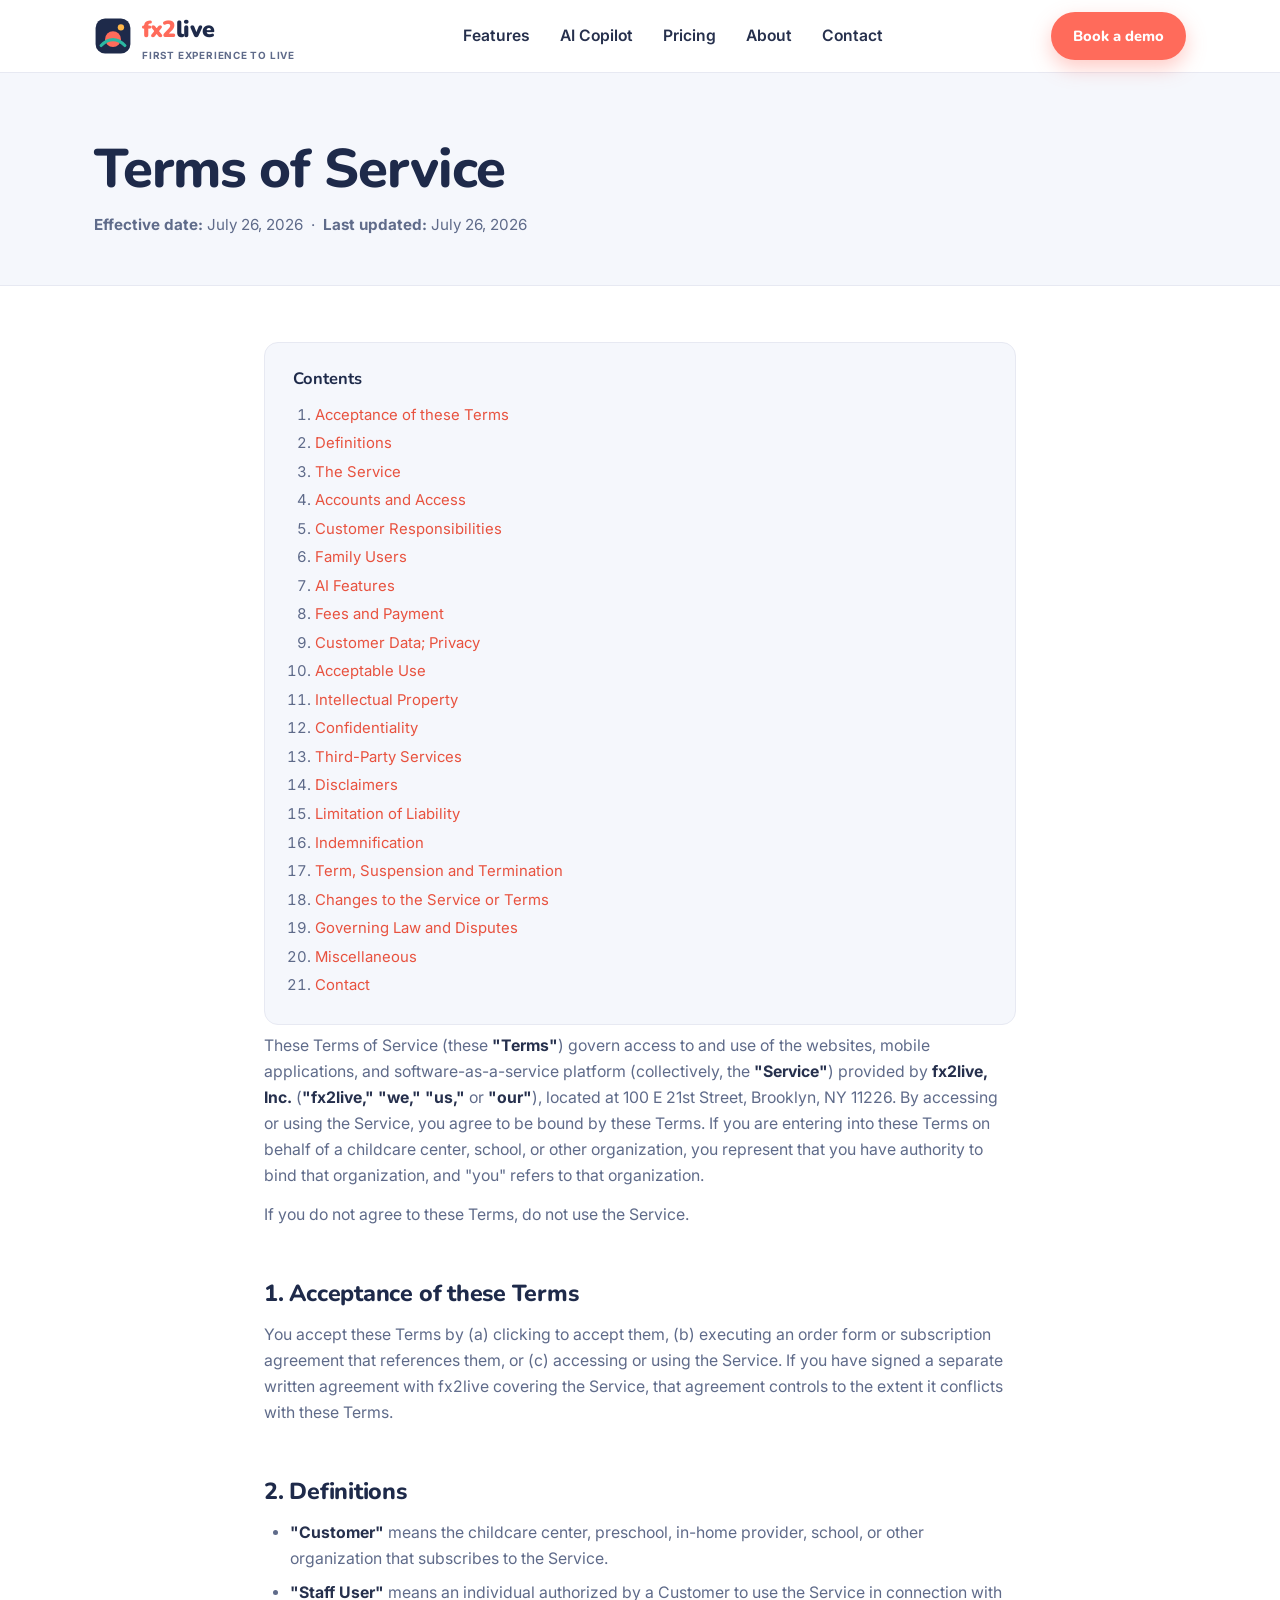
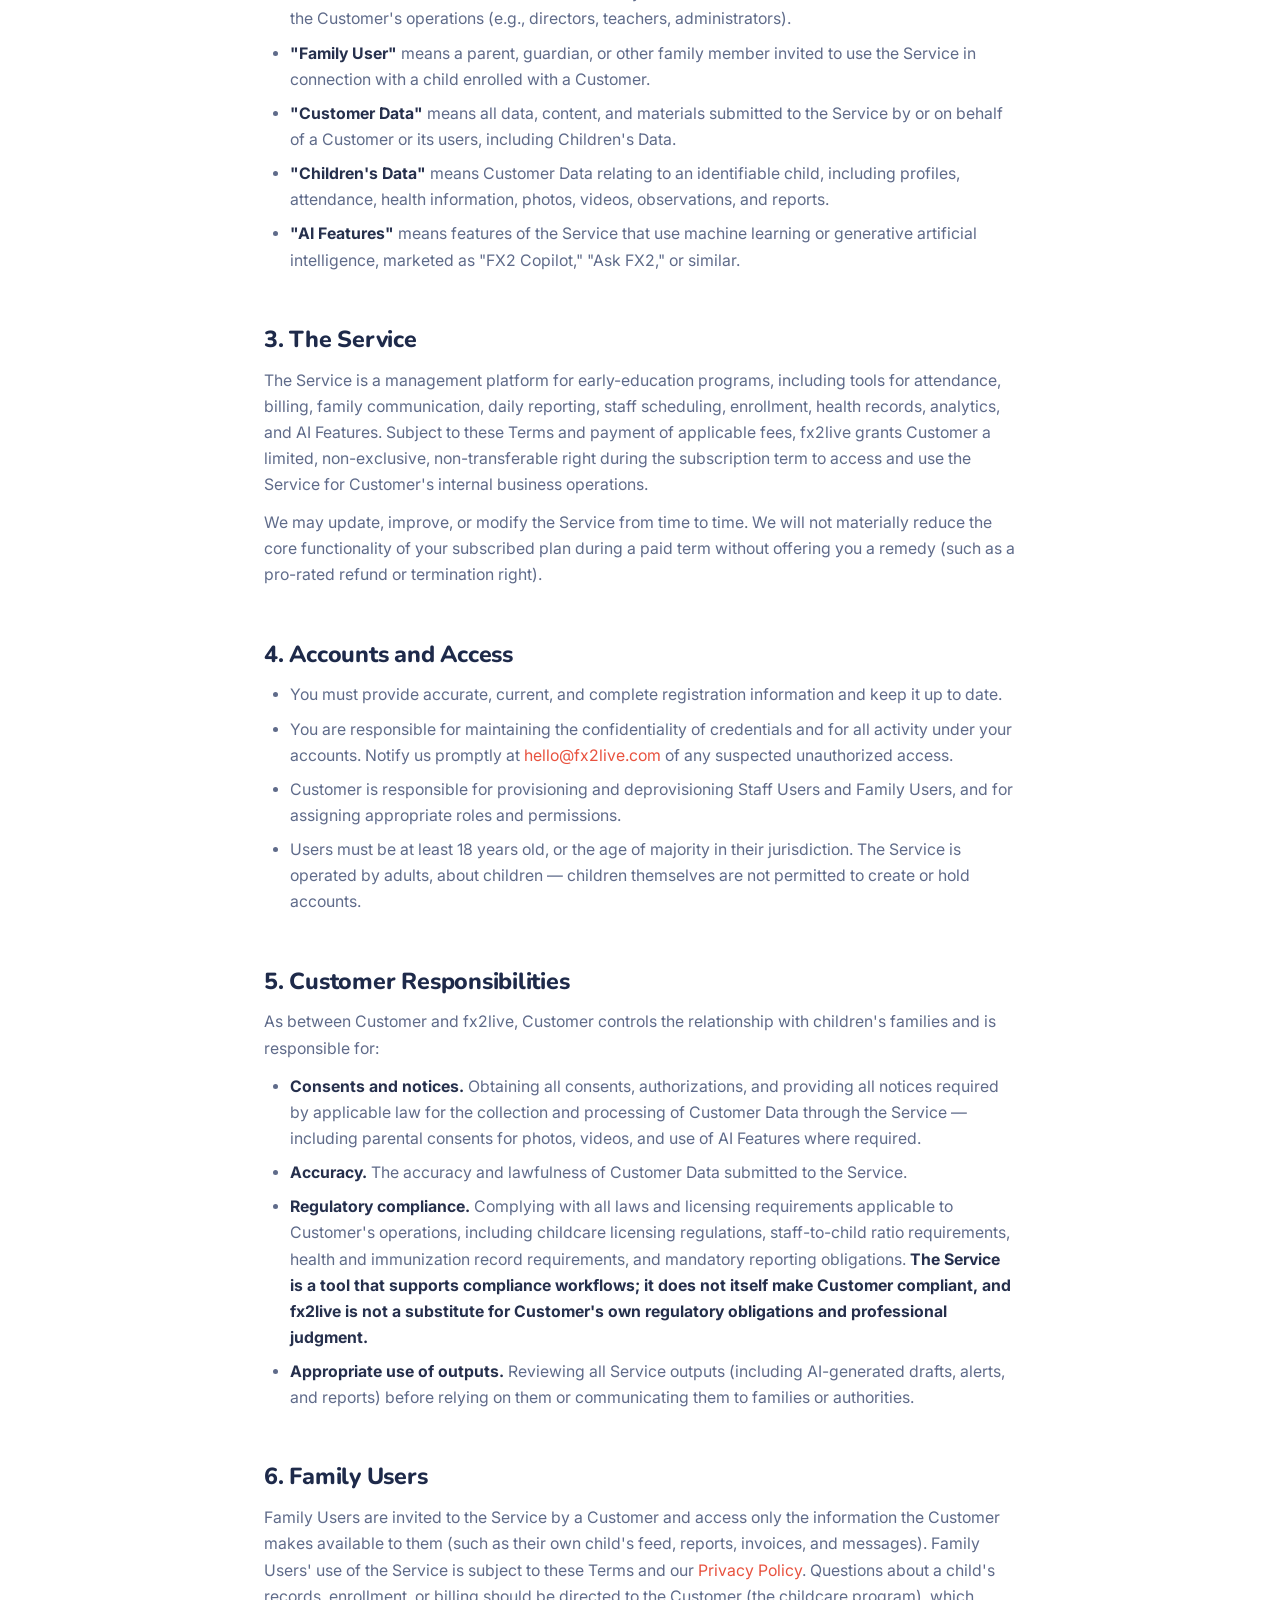
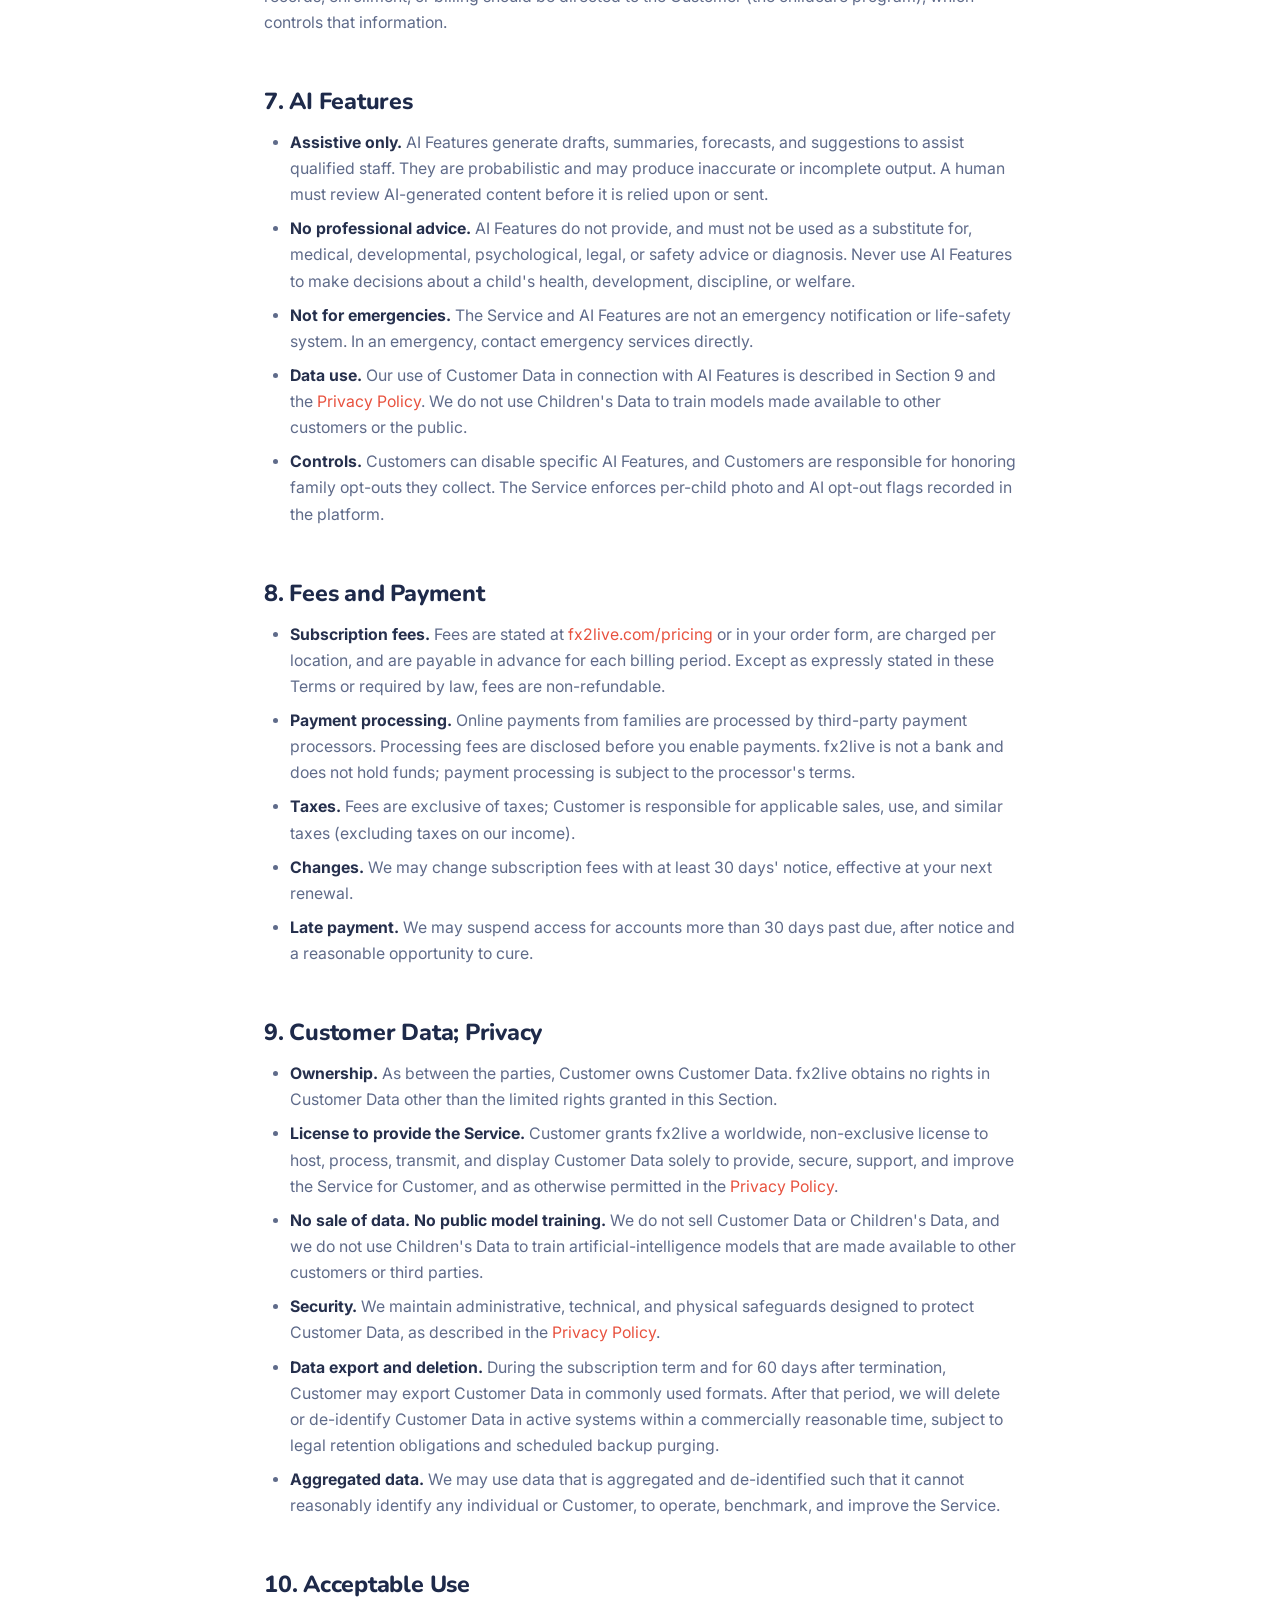
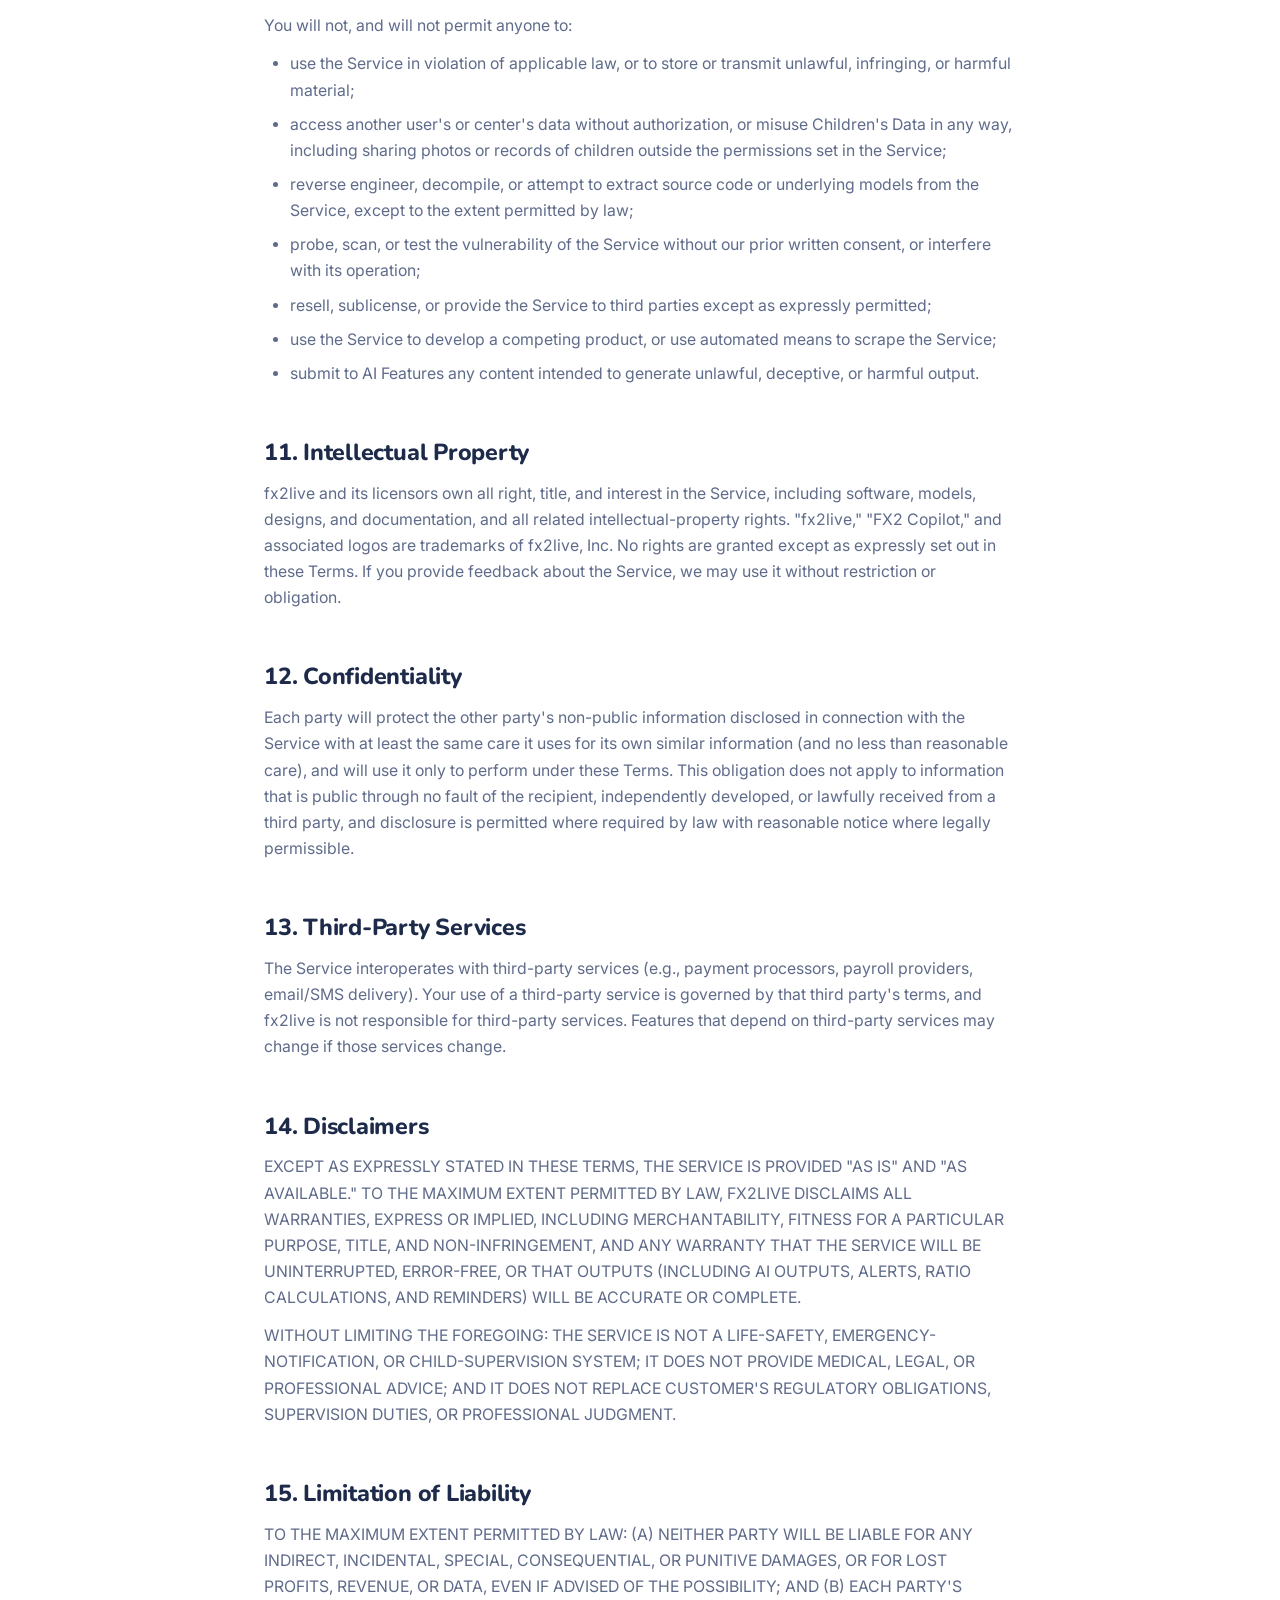
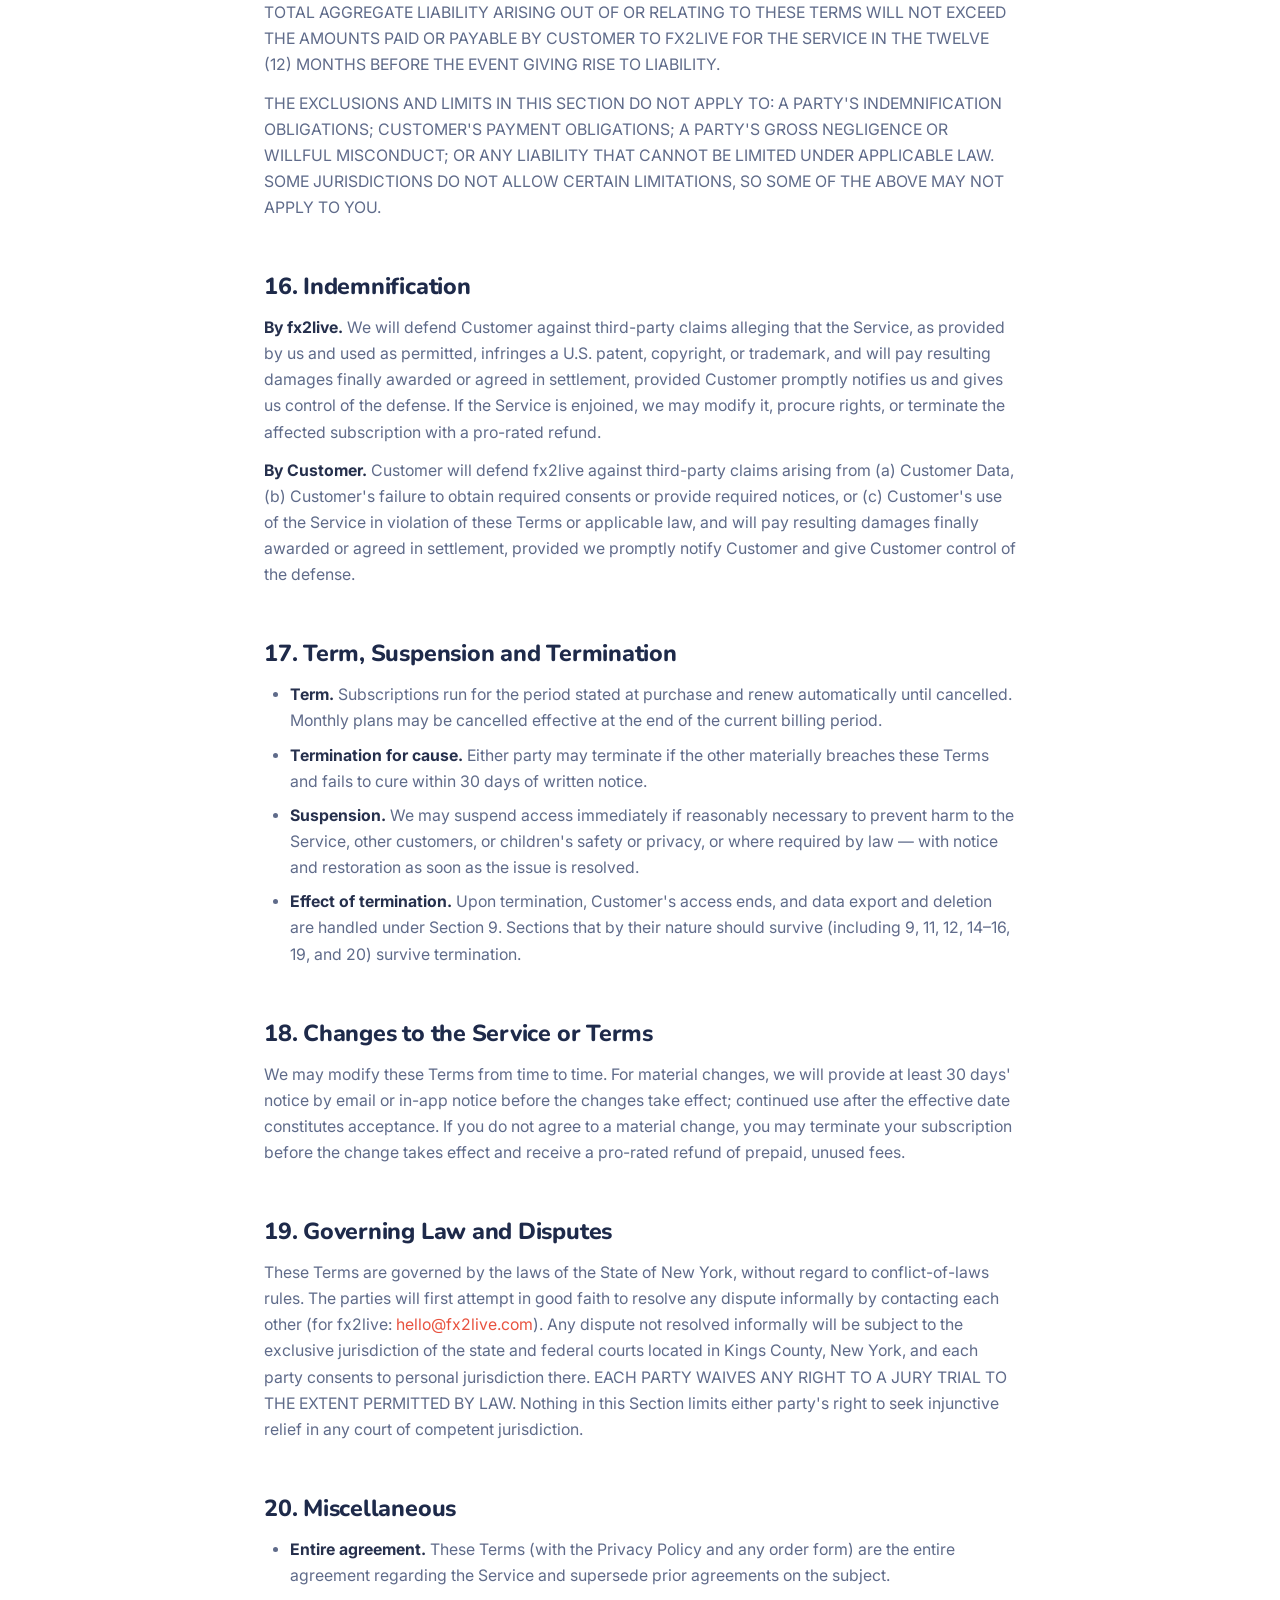
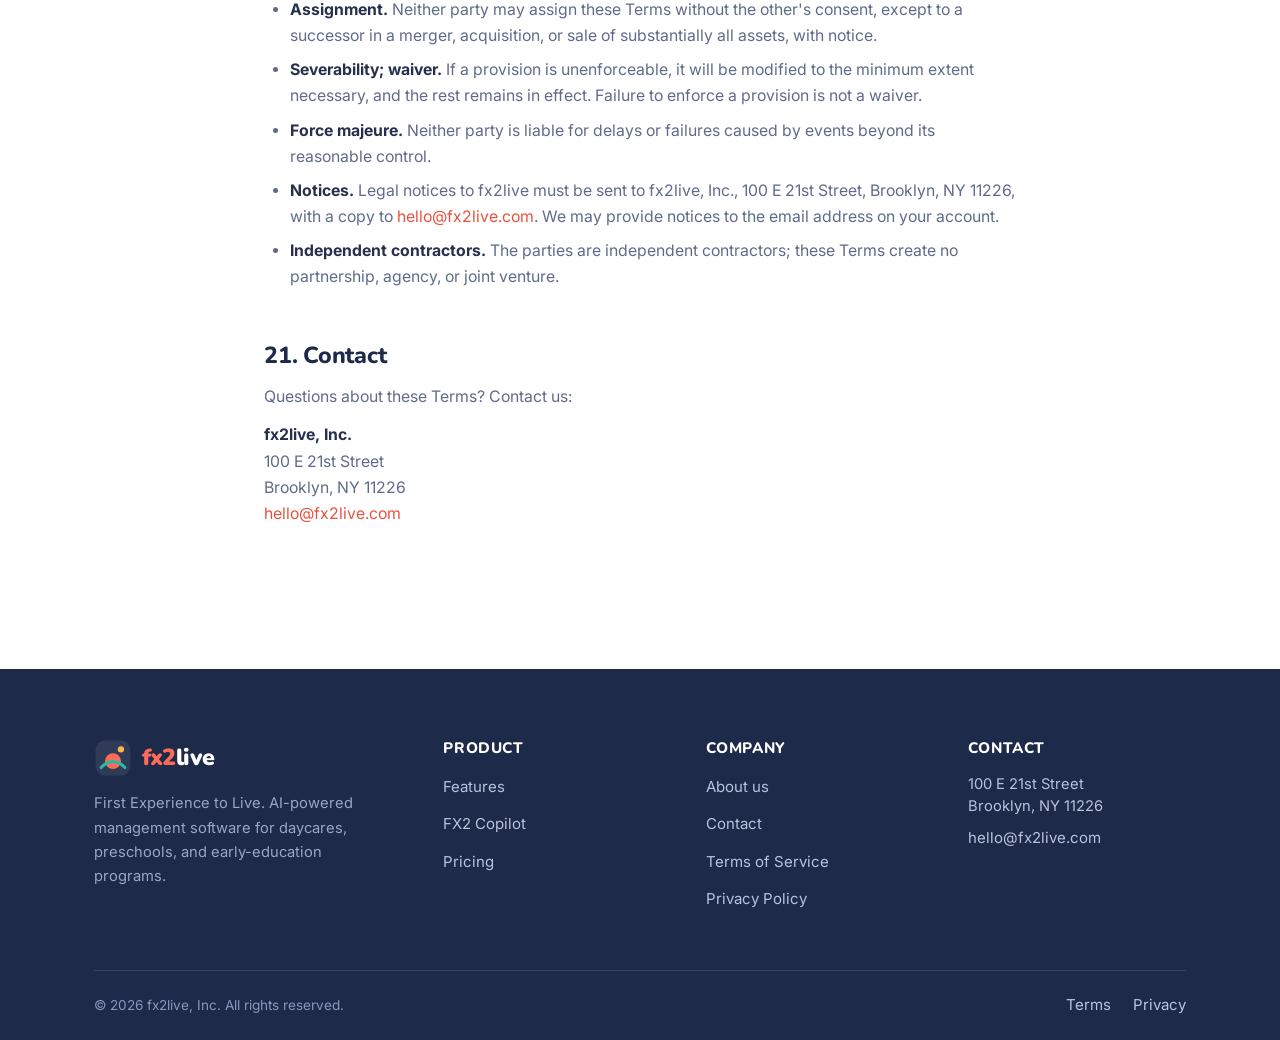
<file: terms.html>
<!DOCTYPE html>
<html lang="en">
<head>
  <meta charset="UTF-8">
  <meta name="viewport" content="width=device-width, initial-scale=1.0">
  <title>Terms of Service — fx2live</title>
  <meta name="description" content="Terms of Service for fx2live, the AI-powered daycare and childcare management platform.">
  <meta name="robots" content="noindex">
  <link rel="icon" href="data:image/svg+xml,%3Csvg xmlns='http://www.w3.org/2000/svg' viewBox='0 0 48 48'%3E%3Crect x='2' y='2' width='44' height='44' rx='12' fill='%231e2a4a'/%3E%3Ccircle cx='24' cy='28' r='10' fill='%23ff6b5b'/%3E%3Cpath d='M9 36 Q24 21 39 36' stroke='%232bb8a3' stroke-width='4' fill='none' stroke-linecap='round'/%3E%3Ccircle cx='34' cy='13' r='4' fill='%23ffb648'/%3E%3C/svg%3E">
  <link rel="preconnect" href="https://fonts.googleapis.com">
  <link rel="preconnect" href="https://fonts.gstatic.com" crossorigin>
  <link href="https://fonts.googleapis.com/css2?family=Inter:wght@400;600;700&family=Nunito:wght@700;800;900&display=swap" rel="stylesheet">
  <link rel="stylesheet" href="css/styles.css">
</head>
<body>

  <header class="site-header">
    <div class="container nav">
      <a class="logo" href="index.html" aria-label="fx2live home">
        <svg class="logo-mark" viewBox="0 0 48 48" xmlns="http://www.w3.org/2000/svg" aria-hidden="true">
          <rect x="2" y="2" width="44" height="44" rx="12" fill="#1e2a4a"/>
          <circle cx="24" cy="28" r="10" fill="#ff6b5b"/>
          <path d="M9 36 Q24 21 39 36" stroke="#2bb8a3" stroke-width="4" fill="none" stroke-linecap="round"/>
          <circle cx="34" cy="13" r="4" fill="#ffb648"/>
        </svg>
        <span>
          <span class="logo-text"><span class="fx">fx2</span>live</span>
          <span class="logo-tag">First Experience to Live</span>
        </span>
      </a>
      <ul class="nav-links">
        <li><a href="features.html">Features</a></li>
        <li><a href="ai.html">AI Copilot</a></li>
        <li><a href="pricing.html">Pricing</a></li>
        <li><a href="about.html">About</a></li>
        <li><a href="contact.html">Contact</a></li>
      </ul>
      <div class="nav-cta">
        <a class="btn btn-primary btn-sm" href="contact.html">Book a demo</a>
        <button class="nav-toggle" aria-label="Toggle menu"><span></span><span></span><span></span></button>
      </div>
    </div>
  </header>

  <div class="legal-hero">
    <div class="container">
      <h1>Terms of Service</h1>
      <p><strong>Effective date:</strong> July 26, 2026 &nbsp;·&nbsp; <strong>Last updated:</strong> July 26, 2026</p>
    </div>
  </div>

  <main class="legal">
    <div class="legal-toc">
      <b>Contents</b>
      <ol>
        <li><a href="#acceptance">Acceptance of these Terms</a></li>
        <li><a href="#definitions">Definitions</a></li>
        <li><a href="#service">The Service</a></li>
        <li><a href="#accounts">Accounts and Access</a></li>
        <li><a href="#customer-resp">Customer Responsibilities</a></li>
        <li><a href="#family-users">Family Users</a></li>
        <li><a href="#ai">AI Features</a></li>
        <li><a href="#fees">Fees and Payment</a></li>
        <li><a href="#data">Customer Data; Privacy</a></li>
        <li><a href="#aup">Acceptable Use</a></li>
        <li><a href="#ip">Intellectual Property</a></li>
        <li><a href="#confidentiality">Confidentiality</a></li>
        <li><a href="#thirdparty">Third-Party Services</a></li>
        <li><a href="#disclaimers">Disclaimers</a></li>
        <li><a href="#liability">Limitation of Liability</a></li>
        <li><a href="#indemnity">Indemnification</a></li>
        <li><a href="#term">Term, Suspension and Termination</a></li>
        <li><a href="#changes">Changes to the Service or Terms</a></li>
        <li><a href="#law">Governing Law and Disputes</a></li>
        <li><a href="#misc">Miscellaneous</a></li>
        <li><a href="#contact">Contact</a></li>
      </ol>
    </div>

    <p>These Terms of Service (these <strong>"Terms"</strong>) govern access to and use of the websites, mobile applications, and software-as-a-service platform (collectively, the <strong>"Service"</strong>) provided by <strong>fx2live, Inc.</strong> (<strong>"fx2live," "we," "us,"</strong> or <strong>"our"</strong>), located at 100 E 21st Street, Brooklyn, NY 11226. By accessing or using the Service, you agree to be bound by these Terms. If you are entering into these Terms on behalf of a childcare center, school, or other organization, you represent that you have authority to bind that organization, and "you" refers to that organization.</p>

    <p>If you do not agree to these Terms, do not use the Service.</p>

    <h2 id="acceptance">1. Acceptance of these Terms</h2>
    <p>You accept these Terms by (a) clicking to accept them, (b) executing an order form or subscription agreement that references them, or (c) accessing or using the Service. If you have signed a separate written agreement with fx2live covering the Service, that agreement controls to the extent it conflicts with these Terms.</p>

    <h2 id="definitions">2. Definitions</h2>
    <ul>
      <li><strong>"Customer"</strong> means the childcare center, preschool, in-home provider, school, or other organization that subscribes to the Service.</li>
      <li><strong>"Staff User"</strong> means an individual authorized by a Customer to use the Service in connection with the Customer's operations (e.g., directors, teachers, administrators).</li>
      <li><strong>"Family User"</strong> means a parent, guardian, or other family member invited to use the Service in connection with a child enrolled with a Customer.</li>
      <li><strong>"Customer Data"</strong> means all data, content, and materials submitted to the Service by or on behalf of a Customer or its users, including Children's Data.</li>
      <li><strong>"Children's Data"</strong> means Customer Data relating to an identifiable child, including profiles, attendance, health information, photos, videos, observations, and reports.</li>
      <li><strong>"AI Features"</strong> means features of the Service that use machine learning or generative artificial intelligence, marketed as "FX2 Copilot," "Ask FX2," or similar.</li>
    </ul>

    <h2 id="service">3. The Service</h2>
    <p>The Service is a management platform for early-education programs, including tools for attendance, billing, family communication, daily reporting, staff scheduling, enrollment, health records, analytics, and AI Features. Subject to these Terms and payment of applicable fees, fx2live grants Customer a limited, non-exclusive, non-transferable right during the subscription term to access and use the Service for Customer's internal business operations.</p>
    <p>We may update, improve, or modify the Service from time to time. We will not materially reduce the core functionality of your subscribed plan during a paid term without offering you a remedy (such as a pro-rated refund or termination right).</p>

    <h2 id="accounts">4. Accounts and Access</h2>
    <ul>
      <li>You must provide accurate, current, and complete registration information and keep it up to date.</li>
      <li>You are responsible for maintaining the confidentiality of credentials and for all activity under your accounts. Notify us promptly at <a href="mailto:hello@fx2live.com">hello@fx2live.com</a> of any suspected unauthorized access.</li>
      <li>Customer is responsible for provisioning and deprovisioning Staff Users and Family Users, and for assigning appropriate roles and permissions.</li>
      <li>Users must be at least 18 years old, or the age of majority in their jurisdiction. The Service is operated by adults, about children — children themselves are not permitted to create or hold accounts.</li>
    </ul>

    <h2 id="customer-resp">5. Customer Responsibilities</h2>
    <p>As between Customer and fx2live, Customer controls the relationship with children's families and is responsible for:</p>
    <ul>
      <li><strong>Consents and notices.</strong> Obtaining all consents, authorizations, and providing all notices required by applicable law for the collection and processing of Customer Data through the Service — including parental consents for photos, videos, and use of AI Features where required.</li>
      <li><strong>Accuracy.</strong> The accuracy and lawfulness of Customer Data submitted to the Service.</li>
      <li><strong>Regulatory compliance.</strong> Complying with all laws and licensing requirements applicable to Customer's operations, including childcare licensing regulations, staff-to-child ratio requirements, health and immunization record requirements, and mandatory reporting obligations. <strong>The Service is a tool that supports compliance workflows; it does not itself make Customer compliant, and fx2live is not a substitute for Customer's own regulatory obligations and professional judgment.</strong></li>
      <li><strong>Appropriate use of outputs.</strong> Reviewing all Service outputs (including AI-generated drafts, alerts, and reports) before relying on them or communicating them to families or authorities.</li>
    </ul>

    <h2 id="family-users">6. Family Users</h2>
    <p>Family Users are invited to the Service by a Customer and access only the information the Customer makes available to them (such as their own child's feed, reports, invoices, and messages). Family Users' use of the Service is subject to these Terms and our <a href="privacy.html">Privacy Policy</a>. Questions about a child's records, enrollment, or billing should be directed to the Customer (the childcare program), which controls that information.</p>

    <h2 id="ai">7. AI Features</h2>
    <ul>
      <li><strong>Assistive only.</strong> AI Features generate drafts, summaries, forecasts, and suggestions to assist qualified staff. They are probabilistic and may produce inaccurate or incomplete output. A human must review AI-generated content before it is relied upon or sent.</li>
      <li><strong>No professional advice.</strong> AI Features do not provide, and must not be used as a substitute for, medical, developmental, psychological, legal, or safety advice or diagnosis. Never use AI Features to make decisions about a child's health, development, discipline, or welfare.</li>
      <li><strong>Not for emergencies.</strong> The Service and AI Features are not an emergency notification or life-safety system. In an emergency, contact emergency services directly.</li>
      <li><strong>Data use.</strong> Our use of Customer Data in connection with AI Features is described in Section 9 and the <a href="privacy.html">Privacy Policy</a>. We do not use Children's Data to train models made available to other customers or the public.</li>
      <li><strong>Controls.</strong> Customers can disable specific AI Features, and Customers are responsible for honoring family opt-outs they collect. The Service enforces per-child photo and AI opt-out flags recorded in the platform.</li>
    </ul>

    <h2 id="fees">8. Fees and Payment</h2>
    <ul>
      <li><strong>Subscription fees.</strong> Fees are stated at <a href="pricing.html">fx2live.com/pricing</a> or in your order form, are charged per location, and are payable in advance for each billing period. Except as expressly stated in these Terms or required by law, fees are non-refundable.</li>
      <li><strong>Payment processing.</strong> Online payments from families are processed by third-party payment processors. Processing fees are disclosed before you enable payments. fx2live is not a bank and does not hold funds; payment processing is subject to the processor's terms.</li>
      <li><strong>Taxes.</strong> Fees are exclusive of taxes; Customer is responsible for applicable sales, use, and similar taxes (excluding taxes on our income).</li>
      <li><strong>Changes.</strong> We may change subscription fees with at least 30 days' notice, effective at your next renewal.</li>
      <li><strong>Late payment.</strong> We may suspend access for accounts more than 30 days past due, after notice and a reasonable opportunity to cure.</li>
    </ul>

    <h2 id="data">9. Customer Data; Privacy</h2>
    <ul>
      <li><strong>Ownership.</strong> As between the parties, Customer owns Customer Data. fx2live obtains no rights in Customer Data other than the limited rights granted in this Section.</li>
      <li><strong>License to provide the Service.</strong> Customer grants fx2live a worldwide, non-exclusive license to host, process, transmit, and display Customer Data solely to provide, secure, support, and improve the Service for Customer, and as otherwise permitted in the <a href="privacy.html">Privacy Policy</a>.</li>
      <li><strong>No sale of data. No public model training.</strong> We do not sell Customer Data or Children's Data, and we do not use Children's Data to train artificial-intelligence models that are made available to other customers or third parties.</li>
      <li><strong>Security.</strong> We maintain administrative, technical, and physical safeguards designed to protect Customer Data, as described in the <a href="privacy.html">Privacy Policy</a>.</li>
      <li><strong>Data export and deletion.</strong> During the subscription term and for 60 days after termination, Customer may export Customer Data in commonly used formats. After that period, we will delete or de-identify Customer Data in active systems within a commercially reasonable time, subject to legal retention obligations and scheduled backup purging.</li>
      <li><strong>Aggregated data.</strong> We may use data that is aggregated and de-identified such that it cannot reasonably identify any individual or Customer, to operate, benchmark, and improve the Service.</li>
    </ul>

    <h2 id="aup">10. Acceptable Use</h2>
    <p>You will not, and will not permit anyone to:</p>
    <ul>
      <li>use the Service in violation of applicable law, or to store or transmit unlawful, infringing, or harmful material;</li>
      <li>access another user's or center's data without authorization, or misuse Children's Data in any way, including sharing photos or records of children outside the permissions set in the Service;</li>
      <li>reverse engineer, decompile, or attempt to extract source code or underlying models from the Service, except to the extent permitted by law;</li>
      <li>probe, scan, or test the vulnerability of the Service without our prior written consent, or interfere with its operation;</li>
      <li>resell, sublicense, or provide the Service to third parties except as expressly permitted;</li>
      <li>use the Service to develop a competing product, or use automated means to scrape the Service;</li>
      <li>submit to AI Features any content intended to generate unlawful, deceptive, or harmful output.</li>
    </ul>

    <h2 id="ip">11. Intellectual Property</h2>
    <p>fx2live and its licensors own all right, title, and interest in the Service, including software, models, designs, and documentation, and all related intellectual-property rights. "fx2live," "FX2 Copilot," and associated logos are trademarks of fx2live, Inc. No rights are granted except as expressly set out in these Terms. If you provide feedback about the Service, we may use it without restriction or obligation.</p>

    <h2 id="confidentiality">12. Confidentiality</h2>
    <p>Each party will protect the other party's non-public information disclosed in connection with the Service with at least the same care it uses for its own similar information (and no less than reasonable care), and will use it only to perform under these Terms. This obligation does not apply to information that is public through no fault of the recipient, independently developed, or lawfully received from a third party, and disclosure is permitted where required by law with reasonable notice where legally permissible.</p>

    <h2 id="thirdparty">13. Third-Party Services</h2>
    <p>The Service interoperates with third-party services (e.g., payment processors, payroll providers, email/SMS delivery). Your use of a third-party service is governed by that third party's terms, and fx2live is not responsible for third-party services. Features that depend on third-party services may change if those services change.</p>

    <h2 id="disclaimers">14. Disclaimers</h2>
    <p>EXCEPT AS EXPRESSLY STATED IN THESE TERMS, THE SERVICE IS PROVIDED "AS IS" AND "AS AVAILABLE." TO THE MAXIMUM EXTENT PERMITTED BY LAW, FX2LIVE DISCLAIMS ALL WARRANTIES, EXPRESS OR IMPLIED, INCLUDING MERCHANTABILITY, FITNESS FOR A PARTICULAR PURPOSE, TITLE, AND NON-INFRINGEMENT, AND ANY WARRANTY THAT THE SERVICE WILL BE UNINTERRUPTED, ERROR-FREE, OR THAT OUTPUTS (INCLUDING AI OUTPUTS, ALERTS, RATIO CALCULATIONS, AND REMINDERS) WILL BE ACCURATE OR COMPLETE.</p>
    <p>WITHOUT LIMITING THE FOREGOING: THE SERVICE IS NOT A LIFE-SAFETY, EMERGENCY-NOTIFICATION, OR CHILD-SUPERVISION SYSTEM; IT DOES NOT PROVIDE MEDICAL, LEGAL, OR PROFESSIONAL ADVICE; AND IT DOES NOT REPLACE CUSTOMER'S REGULATORY OBLIGATIONS, SUPERVISION DUTIES, OR PROFESSIONAL JUDGMENT.</p>

    <h2 id="liability">15. Limitation of Liability</h2>
    <p>TO THE MAXIMUM EXTENT PERMITTED BY LAW: (A) NEITHER PARTY WILL BE LIABLE FOR ANY INDIRECT, INCIDENTAL, SPECIAL, CONSEQUENTIAL, OR PUNITIVE DAMAGES, OR FOR LOST PROFITS, REVENUE, OR DATA, EVEN IF ADVISED OF THE POSSIBILITY; AND (B) EACH PARTY'S TOTAL AGGREGATE LIABILITY ARISING OUT OF OR RELATING TO THESE TERMS WILL NOT EXCEED THE AMOUNTS PAID OR PAYABLE BY CUSTOMER TO FX2LIVE FOR THE SERVICE IN THE TWELVE (12) MONTHS BEFORE THE EVENT GIVING RISE TO LIABILITY.</p>
    <p>THE EXCLUSIONS AND LIMITS IN THIS SECTION DO NOT APPLY TO: A PARTY'S INDEMNIFICATION OBLIGATIONS; CUSTOMER'S PAYMENT OBLIGATIONS; A PARTY'S GROSS NEGLIGENCE OR WILLFUL MISCONDUCT; OR ANY LIABILITY THAT CANNOT BE LIMITED UNDER APPLICABLE LAW. SOME JURISDICTIONS DO NOT ALLOW CERTAIN LIMITATIONS, SO SOME OF THE ABOVE MAY NOT APPLY TO YOU.</p>

    <h2 id="indemnity">16. Indemnification</h2>
    <p><strong>By fx2live.</strong> We will defend Customer against third-party claims alleging that the Service, as provided by us and used as permitted, infringes a U.S. patent, copyright, or trademark, and will pay resulting damages finally awarded or agreed in settlement, provided Customer promptly notifies us and gives us control of the defense. If the Service is enjoined, we may modify it, procure rights, or terminate the affected subscription with a pro-rated refund.</p>
    <p><strong>By Customer.</strong> Customer will defend fx2live against third-party claims arising from (a) Customer Data, (b) Customer's failure to obtain required consents or provide required notices, or (c) Customer's use of the Service in violation of these Terms or applicable law, and will pay resulting damages finally awarded or agreed in settlement, provided we promptly notify Customer and give Customer control of the defense.</p>

    <h2 id="term">17. Term, Suspension and Termination</h2>
    <ul>
      <li><strong>Term.</strong> Subscriptions run for the period stated at purchase and renew automatically until cancelled. Monthly plans may be cancelled effective at the end of the current billing period.</li>
      <li><strong>Termination for cause.</strong> Either party may terminate if the other materially breaches these Terms and fails to cure within 30 days of written notice.</li>
      <li><strong>Suspension.</strong> We may suspend access immediately if reasonably necessary to prevent harm to the Service, other customers, or children's safety or privacy, or where required by law — with notice and restoration as soon as the issue is resolved.</li>
      <li><strong>Effect of termination.</strong> Upon termination, Customer's access ends, and data export and deletion are handled under Section 9. Sections that by their nature should survive (including 9, 11, 12, 14–16, 19, and 20) survive termination.</li>
    </ul>

    <h2 id="changes">18. Changes to the Service or Terms</h2>
    <p>We may modify these Terms from time to time. For material changes, we will provide at least 30 days' notice by email or in-app notice before the changes take effect; continued use after the effective date constitutes acceptance. If you do not agree to a material change, you may terminate your subscription before the change takes effect and receive a pro-rated refund of prepaid, unused fees.</p>

    <h2 id="law">19. Governing Law and Disputes</h2>
    <p>These Terms are governed by the laws of the State of New York, without regard to conflict-of-laws rules. The parties will first attempt in good faith to resolve any dispute informally by contacting each other (for fx2live: <a href="mailto:hello@fx2live.com">hello@fx2live.com</a>). Any dispute not resolved informally will be subject to the exclusive jurisdiction of the state and federal courts located in Kings County, New York, and each party consents to personal jurisdiction there. EACH PARTY WAIVES ANY RIGHT TO A JURY TRIAL TO THE EXTENT PERMITTED BY LAW. Nothing in this Section limits either party's right to seek injunctive relief in any court of competent jurisdiction.</p>

    <h2 id="misc">20. Miscellaneous</h2>
    <ul>
      <li><strong>Entire agreement.</strong> These Terms (with the Privacy Policy and any order form) are the entire agreement regarding the Service and supersede prior agreements on the subject.</li>
      <li><strong>Assignment.</strong> Neither party may assign these Terms without the other's consent, except to a successor in a merger, acquisition, or sale of substantially all assets, with notice.</li>
      <li><strong>Severability; waiver.</strong> If a provision is unenforceable, it will be modified to the minimum extent necessary, and the rest remains in effect. Failure to enforce a provision is not a waiver.</li>
      <li><strong>Force majeure.</strong> Neither party is liable for delays or failures caused by events beyond its reasonable control.</li>
      <li><strong>Notices.</strong> Legal notices to fx2live must be sent to fx2live, Inc., 100 E 21st Street, Brooklyn, NY 11226, with a copy to <a href="mailto:hello@fx2live.com">hello@fx2live.com</a>. We may provide notices to the email address on your account.</li>
      <li><strong>Independent contractors.</strong> The parties are independent contractors; these Terms create no partnership, agency, or joint venture.</li>
    </ul>

    <h2 id="contact">21. Contact</h2>
    <p>Questions about these Terms? Contact us:</p>
    <p><strong>fx2live, Inc.</strong><br>
    100 E 21st Street<br>
    Brooklyn, NY 11226<br>
    <a href="mailto:hello@fx2live.com">hello@fx2live.com</a></p>
  </main>

  <footer class="site-footer">
    <div class="container">
      <div class="footer-grid">
        <div class="footer-about">
          <a class="logo" href="index.html">
            <svg class="logo-mark" viewBox="0 0 48 48" xmlns="http://www.w3.org/2000/svg" aria-hidden="true">
              <rect x="2" y="2" width="44" height="44" rx="12" fill="#ffffff" opacity="0.08"/>
              <circle cx="24" cy="28" r="10" fill="#ff6b5b"/>
              <path d="M9 36 Q24 21 39 36" stroke="#2bb8a3" stroke-width="4" fill="none" stroke-linecap="round"/>
              <circle cx="34" cy="13" r="4" fill="#ffb648"/>
            </svg>
            <span><span class="logo-text"><span class="fx">fx2</span>live</span></span>
          </a>
          <p>First Experience to Live. AI-powered management software for daycares, preschools, and early-education programs.</p>
        </div>
        <div>
          <h4>Product</h4>
          <ul>
            <li><a href="features.html">Features</a></li>
            <li><a href="ai.html">FX2 Copilot</a></li>
            <li><a href="pricing.html">Pricing</a></li>
          </ul>
        </div>
        <div>
          <h4>Company</h4>
          <ul>
            <li><a href="about.html">About us</a></li>
            <li><a href="contact.html">Contact</a></li>
            <li><a href="terms.html">Terms of Service</a></li>
            <li><a href="privacy.html">Privacy Policy</a></li>
          </ul>
        </div>
        <div>
          <h4>Contact</h4>
          <ul class="footer-contact">
            <li>100 E 21st Street<br>Brooklyn, NY 11226</li>
            <li><a href="mailto:hello@fx2live.com">hello@fx2live.com</a></li>
          </ul>
        </div>
      </div>
      <div class="footer-bottom">
        <span>© <span data-year>2026</span> fx2live, Inc. All rights reserved.</span>
        <div class="legal-links">
          <a href="terms.html">Terms</a>
          <a href="privacy.html">Privacy</a>
        </div>
      </div>
    </div>
  </footer>

  <script src="js/main.js"></script>
</body>
</html>
</file>
<file: css/styles.css>
/* ============================================================
   fx2live — First Experience to Live
   Shared stylesheet
   ============================================================ */

:root {
  --coral: #ff6b5b;
  --coral-dark: #e8523f;
  --coral-soft: #ffe9e5;
  --navy: #1e2a4a;
  --navy-soft: #35426b;
  --teal: #2bb8a3;
  --teal-soft: #e0f5f1;
  --gold: #ffb648;
  --gold-soft: #fff3df;
  --ink: #26304d;
  --muted: #5f6b8a;
  --line: #e7e9f2;
  --bg: #ffffff;
  --bg-warm: #fff9f5;
  --bg-cool: #f5f7fc;
  --radius: 16px;
  --shadow: 0 10px 30px rgba(30, 42, 74, 0.08);
  --shadow-lg: 0 20px 50px rgba(30, 42, 74, 0.14);
  --max: 1140px;
}

* { margin: 0; padding: 0; box-sizing: border-box; }

html { scroll-behavior: smooth; }

body {
  font-family: "Inter", -apple-system, BlinkMacSystemFont, "Segoe UI", Roboto, sans-serif;
  color: var(--ink);
  background: var(--bg);
  line-height: 1.65;
  font-size: 16.5px;
  -webkit-font-smoothing: antialiased;
}

h1, h2, h3, h4 {
  font-family: "Nunito", "Inter", sans-serif;
  color: var(--navy);
  line-height: 1.2;
  font-weight: 800;
}

h1 { font-size: clamp(2.1rem, 4.5vw, 3.4rem); letter-spacing: -0.02em; }
h2 { font-size: clamp(1.6rem, 3vw, 2.3rem); letter-spacing: -0.01em; }
h3 { font-size: 1.25rem; }

p { color: var(--muted); }

a { color: var(--coral-dark); text-decoration: none; }
a:hover { text-decoration: underline; }

img, svg { max-width: 100%; display: block; }

.container { max-width: var(--max); margin: 0 auto; padding: 0 24px; }

section { padding: 84px 0; }

.eyebrow {
  display: inline-block;
  font-family: "Nunito", sans-serif;
  font-weight: 800;
  font-size: 0.8rem;
  letter-spacing: 0.12em;
  text-transform: uppercase;
  color: var(--teal);
  background: var(--teal-soft);
  padding: 6px 14px;
  border-radius: 999px;
  margin-bottom: 18px;
}

.eyebrow.coral { color: var(--coral-dark); background: var(--coral-soft); }
.eyebrow.gold { color: #b97a17; background: var(--gold-soft); }

.section-head { max-width: 680px; margin-bottom: 48px; }
.section-head.center { margin-left: auto; margin-right: auto; text-align: center; }
.section-head p { margin-top: 14px; font-size: 1.08rem; }

/* ---------- Buttons ---------- */
.btn {
  display: inline-block;
  font-family: "Nunito", sans-serif;
  font-weight: 800;
  font-size: 1rem;
  padding: 14px 28px;
  border-radius: 999px;
  border: 2px solid transparent;
  cursor: pointer;
  transition: transform 0.15s ease, box-shadow 0.15s ease, background 0.15s ease;
  text-decoration: none !important;
}

.btn-primary {
  background: var(--coral);
  color: #fff;
  box-shadow: 0 8px 20px rgba(255, 107, 91, 0.35);
}
.btn-primary:hover { background: var(--coral-dark); transform: translateY(-2px); }

.btn-outline {
  background: transparent;
  color: var(--navy);
  border-color: var(--line);
}
.btn-outline:hover { border-color: var(--navy); transform: translateY(-2px); }

.btn-light { background: #fff; color: var(--navy); }
.btn-light:hover { transform: translateY(-2px); box-shadow: var(--shadow); }

.btn-sm { padding: 10px 20px; font-size: 0.92rem; }

/* ---------- Header ---------- */
.site-header {
  position: sticky;
  top: 0;
  z-index: 50;
  background: rgba(255, 255, 255, 0.92);
  backdrop-filter: blur(10px);
  border-bottom: 1px solid var(--line);
}

.nav {
  display: flex;
  align-items: center;
  justify-content: space-between;
  height: 72px;
}

.logo {
  display: flex;
  align-items: center;
  gap: 10px;
  text-decoration: none !important;
}

.logo-mark {
  width: 38px;
  height: 38px;
  flex: none;
}

.logo-text {
  font-family: "Nunito", sans-serif;
  font-weight: 900;
  font-size: 1.45rem;
  color: var(--navy);
  letter-spacing: -0.02em;
}
.logo-text .fx { color: var(--coral); }

.logo-tag {
  display: block;
  font-size: 0.62rem;
  font-weight: 700;
  letter-spacing: 0.08em;
  text-transform: uppercase;
  color: var(--muted);
  line-height: 1;
  margin-top: 1px;
}

.nav-links {
  display: flex;
  align-items: center;
  gap: 30px;
  list-style: none;
}

.nav-links a {
  font-weight: 600;
  font-size: 0.98rem;
  color: var(--ink);
}
.nav-links a:hover { color: var(--coral-dark); text-decoration: none; }
.nav-links a.active { color: var(--coral-dark); }

.nav-cta { display: flex; align-items: center; gap: 14px; }

.nav-toggle {
  display: none;
  background: none;
  border: none;
  cursor: pointer;
  padding: 8px;
}
.nav-toggle span {
  display: block;
  width: 24px;
  height: 3px;
  background: var(--navy);
  border-radius: 2px;
  margin: 5px 0;
  transition: 0.2s;
}

/* ---------- Hero ---------- */
.hero {
  background:
    radial-gradient(900px 480px at 85% -10%, var(--teal-soft) 0%, transparent 60%),
    radial-gradient(800px 500px at -10% 20%, var(--coral-soft) 0%, transparent 55%),
    var(--bg-warm);
  padding: 96px 0 90px;
}

.hero-grid {
  display: grid;
  grid-template-columns: 1.1fr 0.9fr;
  gap: 56px;
  align-items: center;
}

.hero h1 .accent { color: var(--coral); }
.hero p.lede { font-size: 1.18rem; margin: 22px 0 32px; max-width: 540px; }

.hero-actions { display: flex; gap: 16px; flex-wrap: wrap; align-items: center; }

.hero-note { margin-top: 18px; font-size: 0.9rem; color: var(--muted); }

.hero-stats {
  display: flex;
  gap: 40px;
  margin-top: 44px;
  flex-wrap: wrap;
}
.hero-stats .stat b {
  display: block;
  font-family: "Nunito", sans-serif;
  font-size: 1.7rem;
  font-weight: 900;
  color: var(--navy);
}
.hero-stats .stat span { font-size: 0.88rem; color: var(--muted); }

.hero-visual { position: relative; }

/* ---------- Cards & grids ---------- */
.grid-3 { display: grid; grid-template-columns: repeat(3, 1fr); gap: 26px; }
.grid-2 { display: grid; grid-template-columns: repeat(2, 1fr); gap: 26px; }
.grid-4 { display: grid; grid-template-columns: repeat(4, 1fr); gap: 22px; }

.card {
  background: #fff;
  border: 1px solid var(--line);
  border-radius: var(--radius);
  padding: 30px 26px;
  transition: transform 0.18s ease, box-shadow 0.18s ease;
}
.card:hover { transform: translateY(-4px); box-shadow: var(--shadow); }

.card h3 { margin: 16px 0 8px; }
.card p { font-size: 0.97rem; }

.card .icon {
  width: 52px;
  height: 52px;
  border-radius: 14px;
  display: flex;
  align-items: center;
  justify-content: center;
  font-size: 1.5rem;
  background: var(--coral-soft);
}
.card .icon.teal { background: var(--teal-soft); }
.card .icon.gold { background: var(--gold-soft); }
.card .icon.cool { background: var(--bg-cool); }

.card .learn { display: inline-block; margin-top: 12px; font-weight: 700; font-size: 0.92rem; }

/* ---------- Feature split rows ---------- */
.split {
  display: grid;
  grid-template-columns: 1fr 1fr;
  gap: 64px;
  align-items: center;
  padding: 40px 0;
}
.split.reverse .split-visual { order: 2; }
.split h2 { margin-bottom: 14px; }
.split ul { list-style: none; margin-top: 20px; }
.split ul li {
  padding-left: 32px;
  position: relative;
  margin-bottom: 12px;
  color: var(--muted);
}
.split ul li::before {
  content: "";
  position: absolute;
  left: 0;
  top: 5px;
  width: 20px;
  height: 20px;
  border-radius: 50%;
  background: var(--teal-soft) url('data:image/svg+xml;utf8,<svg xmlns="http://www.w3.org/2000/svg" viewBox="0 0 24 24" fill="none" stroke="%232bb8a3" stroke-width="3.5" stroke-linecap="round" stroke-linejoin="round"><polyline points="20 6 9 17 4 12"/></svg>') center/12px no-repeat;
}
.split ul li b { color: var(--ink); }

.split-visual {
  background: var(--bg-cool);
  border-radius: 24px;
  padding: 32px;
  border: 1px solid var(--line);
}

/* ---------- Mock UI panels (illustrative) ---------- */
.mock {
  background: #fff;
  border-radius: 18px;
  box-shadow: var(--shadow-lg);
  border: 1px solid var(--line);
  overflow: hidden;
}
.mock-bar {
  display: flex;
  gap: 6px;
  padding: 12px 16px;
  border-bottom: 1px solid var(--line);
  background: var(--bg-cool);
}
.mock-bar i {
  width: 10px; height: 10px; border-radius: 50%;
  background: var(--line); display: inline-block;
}
.mock-bar i:nth-child(1) { background: var(--coral); }
.mock-bar i:nth-child(2) { background: var(--gold); }
.mock-bar i:nth-child(3) { background: var(--teal); }
.mock-body { padding: 22px; }

.mock-row {
  display: flex;
  align-items: center;
  gap: 12px;
  padding: 12px 14px;
  border-radius: 12px;
  margin-bottom: 10px;
  background: var(--bg-cool);
}
.mock-row .dot {
  width: 34px; height: 34px; border-radius: 50%;
  flex: none;
  display: flex; align-items: center; justify-content: center;
  font-size: 1rem;
  background: var(--coral-soft);
}
.mock-row .dot.t { background: var(--teal-soft); }
.mock-row .dot.g { background: var(--gold-soft); }
.mock-row b { font-size: 0.9rem; color: var(--navy); display: block; line-height: 1.3; }
.mock-row span { font-size: 0.78rem; color: var(--muted); }
.mock-pill {
  margin-left: auto;
  font-size: 0.72rem;
  font-weight: 800;
  padding: 4px 10px;
  border-radius: 999px;
  background: var(--teal-soft);
  color: #157a6b;
  white-space: nowrap;
}
.mock-pill.warn { background: var(--gold-soft); color: #b97a17; }
.mock-pill.coral { background: var(--coral-soft); color: var(--coral-dark); }

.ai-chip {
  display: inline-flex;
  align-items: center;
  gap: 7px;
  font-size: 0.78rem;
  font-weight: 800;
  color: #6d28d9;
  background: #f1eaff;
  padding: 5px 12px;
  border-radius: 999px;
  margin-bottom: 12px;
}

/* ---------- Dark band / CTA ---------- */
.band {
  background: linear-gradient(135deg, var(--navy) 0%, #2b3a66 100%);
  color: #fff;
  border-radius: 28px;
  padding: 64px 56px;
  text-align: center;
}
.band h2 { color: #fff; }
.band p { color: #c3cbe4; max-width: 560px; margin: 14px auto 30px; }

.band-actions { display: flex; gap: 16px; justify-content: center; flex-wrap: wrap; }

/* ---------- Pricing ---------- */
.pricing-grid { display: grid; grid-template-columns: repeat(3, 1fr); gap: 26px; align-items: stretch; }

.price-card {
  background: #fff;
  border: 1px solid var(--line);
  border-radius: 20px;
  padding: 36px 30px;
  display: flex;
  flex-direction: column;
  position: relative;
}
.price-card.featured {
  border: 2px solid var(--coral);
  box-shadow: var(--shadow-lg);
}
.price-card .plan-badge {
  position: absolute;
  top: -14px;
  left: 50%;
  transform: translateX(-50%);
  background: var(--coral);
  color: #fff;
  font-family: "Nunito", sans-serif;
  font-weight: 800;
  font-size: 0.78rem;
  padding: 5px 16px;
  border-radius: 999px;
  white-space: nowrap;
}
.price-card h3 { font-size: 1.35rem; }
.price-card .plan-for { font-size: 0.9rem; margin-top: 4px; min-height: 44px; }
.price-card .price {
  font-family: "Nunito", sans-serif;
  font-size: 2.6rem;
  font-weight: 900;
  color: var(--navy);
  margin: 18px 0 2px;
}
.price-card .price small { font-size: 1rem; font-weight: 700; color: var(--muted); }
.price-card .per { font-size: 0.85rem; color: var(--muted); margin-bottom: 22px; }
.price-card ul { list-style: none; margin: 0 0 28px; flex: 1; }
.price-card ul li {
  padding: 9px 0 9px 30px;
  position: relative;
  font-size: 0.94rem;
  color: var(--muted);
  border-bottom: 1px dashed var(--line);
}
.price-card ul li:last-child { border-bottom: none; }
.price-card ul li::before {
  content: "";
  position: absolute;
  left: 0;
  top: 12px;
  width: 18px;
  height: 18px;
  border-radius: 50%;
  background: var(--teal-soft) url('data:image/svg+xml;utf8,<svg xmlns="http://www.w3.org/2000/svg" viewBox="0 0 24 24" fill="none" stroke="%232bb8a3" stroke-width="3.5" stroke-linecap="round" stroke-linejoin="round"><polyline points="20 6 9 17 4 12"/></svg>') center/11px no-repeat;
}
.price-card ul li.na { opacity: 0.45; }
.price-card ul li.na::before {
  background: var(--bg-cool) url('data:image/svg+xml;utf8,<svg xmlns="http://www.w3.org/2000/svg" viewBox="0 0 24 24" fill="none" stroke="%235f6b8a" stroke-width="3" stroke-linecap="round"><line x1="6" y1="12" x2="18" y2="12"/></svg>') center/11px no-repeat;
}

/* ---------- FAQ ---------- */
.faq { max-width: 780px; margin: 0 auto; }
.faq details {
  border: 1px solid var(--line);
  border-radius: 14px;
  padding: 20px 24px;
  margin-bottom: 14px;
  background: #fff;
}
.faq summary {
  font-family: "Nunito", sans-serif;
  font-weight: 800;
  color: var(--navy);
  cursor: pointer;
  list-style: none;
  position: relative;
  padding-right: 32px;
}
.faq summary::-webkit-details-marker { display: none; }
.faq summary::after {
  content: "+";
  position: absolute;
  right: 0;
  top: 50%;
  transform: translateY(-50%);
  font-size: 1.4rem;
  color: var(--coral);
  font-weight: 700;
}
.faq details[open] summary::after { content: "–"; }
.faq details p { margin-top: 12px; font-size: 0.97rem; }

/* ---------- Testimonials ---------- */
.quote-card {
  background: var(--bg-warm);
  border: 1px solid #ffe3dc;
  border-radius: 20px;
  padding: 32px 28px;
}
.quote-card .stars { color: var(--gold); letter-spacing: 2px; margin-bottom: 14px; }
.quote-card blockquote { color: var(--ink); font-size: 1rem; line-height: 1.7; }
.quote-card .who { margin-top: 18px; display: flex; align-items: center; gap: 12px; }
.quote-card .who .avatar {
  width: 42px; height: 42px; border-radius: 50%;
  display: flex; align-items: center; justify-content: center;
  font-weight: 800; font-family: "Nunito", sans-serif;
  color: #fff; background: var(--teal); flex: none;
}
.quote-card .who .avatar.c { background: var(--coral); }
.quote-card .who .avatar.n { background: var(--navy); }
.quote-card .who b { display: block; color: var(--navy); font-size: 0.95rem; }
.quote-card .who span { font-size: 0.82rem; color: var(--muted); }

/* ---------- Steps ---------- */
.steps { counter-reset: step; }
.step { position: relative; padding-left: 0; }
.step .num {
  width: 44px; height: 44px;
  border-radius: 50%;
  background: var(--navy);
  color: #fff;
  font-family: "Nunito", sans-serif;
  font-weight: 900;
  display: flex; align-items: center; justify-content: center;
  font-size: 1.1rem;
  margin-bottom: 16px;
}

/* ---------- Trust bar ---------- */
.trust {
  padding: 34px 0;
  border-bottom: 1px solid var(--line);
  background: #fff;
}
.trust .container {
  display: flex;
  align-items: center;
  justify-content: space-between;
  gap: 20px;
  flex-wrap: wrap;
}
.trust span {
  font-size: 0.9rem;
  font-weight: 700;
  color: var(--muted);
  display: inline-flex;
  align-items: center;
  gap: 8px;
}

/* ---------- Contact ---------- */
.contact-grid { display: grid; grid-template-columns: 0.9fr 1.1fr; gap: 56px; align-items: start; }

.contact-info .info-item {
  display: flex;
  gap: 16px;
  margin-bottom: 26px;
  align-items: flex-start;
}
.contact-info .info-item .icon {
  width: 46px; height: 46px;
  border-radius: 12px;
  background: var(--coral-soft);
  display: flex; align-items: center; justify-content: center;
  font-size: 1.2rem;
  flex: none;
}
.contact-info .info-item b { display: block; color: var(--navy); font-family: "Nunito", sans-serif; }
.contact-info .info-item p, .contact-info .info-item a { font-size: 0.96rem; }

.form-card {
  background: #fff;
  border: 1px solid var(--line);
  border-radius: 20px;
  padding: 38px;
  box-shadow: var(--shadow);
}
.form-row { display: grid; grid-template-columns: 1fr 1fr; gap: 18px; }
.field { margin-bottom: 18px; }
.field label {
  display: block;
  font-weight: 700;
  font-size: 0.88rem;
  color: var(--navy);
  margin-bottom: 6px;
  font-family: "Nunito", sans-serif;
}
.field input, .field select, .field textarea {
  width: 100%;
  padding: 12px 14px;
  border: 1.5px solid var(--line);
  border-radius: 10px;
  font-family: inherit;
  font-size: 0.96rem;
  color: var(--ink);
  background: #fff;
  transition: border-color 0.15s;
}
.field input:focus, .field select:focus, .field textarea:focus {
  outline: none;
  border-color: var(--coral);
}
.field textarea { resize: vertical; min-height: 120px; }

/* ---------- Legal pages ---------- */
.legal-hero {
  background: var(--bg-cool);
  padding: 64px 0 48px;
  border-bottom: 1px solid var(--line);
}
.legal-hero p { margin-top: 10px; font-size: 0.95rem; }

.legal {
  max-width: 800px;
  margin: 0 auto;
  padding: 56px 24px 90px;
}
.legal h2 {
  font-size: 1.45rem;
  margin: 44px 0 14px;
  padding-top: 8px;
}
.legal h3 { font-size: 1.1rem; margin: 28px 0 10px; }
.legal p, .legal li { color: var(--muted); font-size: 0.99rem; margin-bottom: 12px; }
.legal ul, .legal ol { padding-left: 26px; margin-bottom: 16px; }
.legal li { margin-bottom: 8px; }
.legal strong { color: var(--ink); }
.legal .notice {
  background: var(--gold-soft);
  border: 1px solid #f4dcae;
  border-radius: 12px;
  padding: 18px 22px;
  font-size: 0.92rem;
  margin: 24px 0;
  color: #7a5a1e;
}
.legal table {
  width: 100%;
  border-collapse: collapse;
  margin: 18px 0;
  font-size: 0.92rem;
}
.legal th, .legal td {
  border: 1px solid var(--line);
  padding: 10px 14px;
  text-align: left;
  vertical-align: top;
  color: var(--muted);
}
.legal th { background: var(--bg-cool); color: var(--navy); font-family: "Nunito", sans-serif; }
.legal-toc {
  background: var(--bg-cool);
  border: 1px solid var(--line);
  border-radius: 14px;
  padding: 22px 28px;
  margin-bottom: 8px;
}
.legal-toc b { font-family: "Nunito", sans-serif; color: var(--navy); }
.legal-toc ol { margin: 10px 0 0; padding-left: 22px; }
.legal-toc li { margin-bottom: 4px; font-size: 0.93rem; }

/* ---------- Footer ---------- */
.site-footer {
  background: var(--navy);
  color: #b9c2dd;
  padding: 70px 0 0;
  margin-top: 40px;
}
.footer-grid {
  display: grid;
  grid-template-columns: 1.4fr 1fr 1fr 1fr;
  gap: 44px;
  padding-bottom: 48px;
}
.site-footer .logo-text { color: #fff; }
.site-footer .footer-about p { font-size: 0.92rem; color: #9aa5c8; margin-top: 14px; max-width: 300px; }
.site-footer h4 {
  color: #fff;
  font-size: 0.95rem;
  margin-bottom: 16px;
  letter-spacing: 0.04em;
  text-transform: uppercase;
}
.site-footer ul { list-style: none; }
.site-footer ul li { margin-bottom: 10px; }
.site-footer a { color: #b9c2dd; font-size: 0.94rem; }
.site-footer a:hover { color: #fff; text-decoration: none; }
.footer-contact li { font-size: 0.92rem; line-height: 1.5; }

.footer-bottom {
  border-top: 1px solid rgba(255, 255, 255, 0.12);
  padding: 22px 0;
  display: flex;
  justify-content: space-between;
  align-items: center;
  gap: 16px;
  flex-wrap: wrap;
  font-size: 0.85rem;
  color: #8a95bd;
}
.footer-bottom .legal-links { display: flex; gap: 22px; }

/* ---------- Page hero (interior pages) ---------- */
.page-hero {
  background:
    radial-gradient(700px 380px at 90% -20%, var(--teal-soft) 0%, transparent 60%),
    radial-gradient(600px 400px at 0% 30%, var(--coral-soft) 0%, transparent 55%),
    var(--bg-warm);
  padding: 76px 0 64px;
  text-align: center;
}
.page-hero p {
  max-width: 640px;
  margin: 18px auto 0;
  font-size: 1.12rem;
}

/* ---------- Utility ---------- */
.bg-warm { background: var(--bg-warm); }
.bg-cool { background: var(--bg-cool); }
.center { text-align: center; }
.mt-0 { margin-top: 0; }
.mt-40 { margin-top: 40px; }

/* ---------- Responsive ---------- */
@media (max-width: 960px) {
  .hero-grid, .split, .contact-grid { grid-template-columns: 1fr; gap: 44px; }
  .split.reverse .split-visual { order: 0; }
  .grid-3, .grid-4 { grid-template-columns: repeat(2, 1fr); }
  .pricing-grid { grid-template-columns: 1fr; max-width: 460px; margin: 0 auto; }
  .footer-grid { grid-template-columns: 1fr 1fr; }
  .band { padding: 48px 28px; }
}

@media (max-width: 720px) {
  .nav-links, .nav-cta .btn-outline { display: none; }
  .nav-toggle { display: block; }
  .nav-links.open {
    display: flex;
    flex-direction: column;
    position: absolute;
    top: 72px;
    left: 0;
    right: 0;
    background: #fff;
    border-bottom: 1px solid var(--line);
    padding: 20px 24px 26px;
    gap: 18px;
    box-shadow: var(--shadow-lg);
  }
  .grid-3, .grid-2, .grid-4 { grid-template-columns: 1fr; }
  section { padding: 60px 0; }
  .form-row { grid-template-columns: 1fr; }
  .footer-grid { grid-template-columns: 1fr; gap: 32px; }
  .hero { padding: 64px 0; }
  .hero-stats { gap: 24px; }
}
</file>
